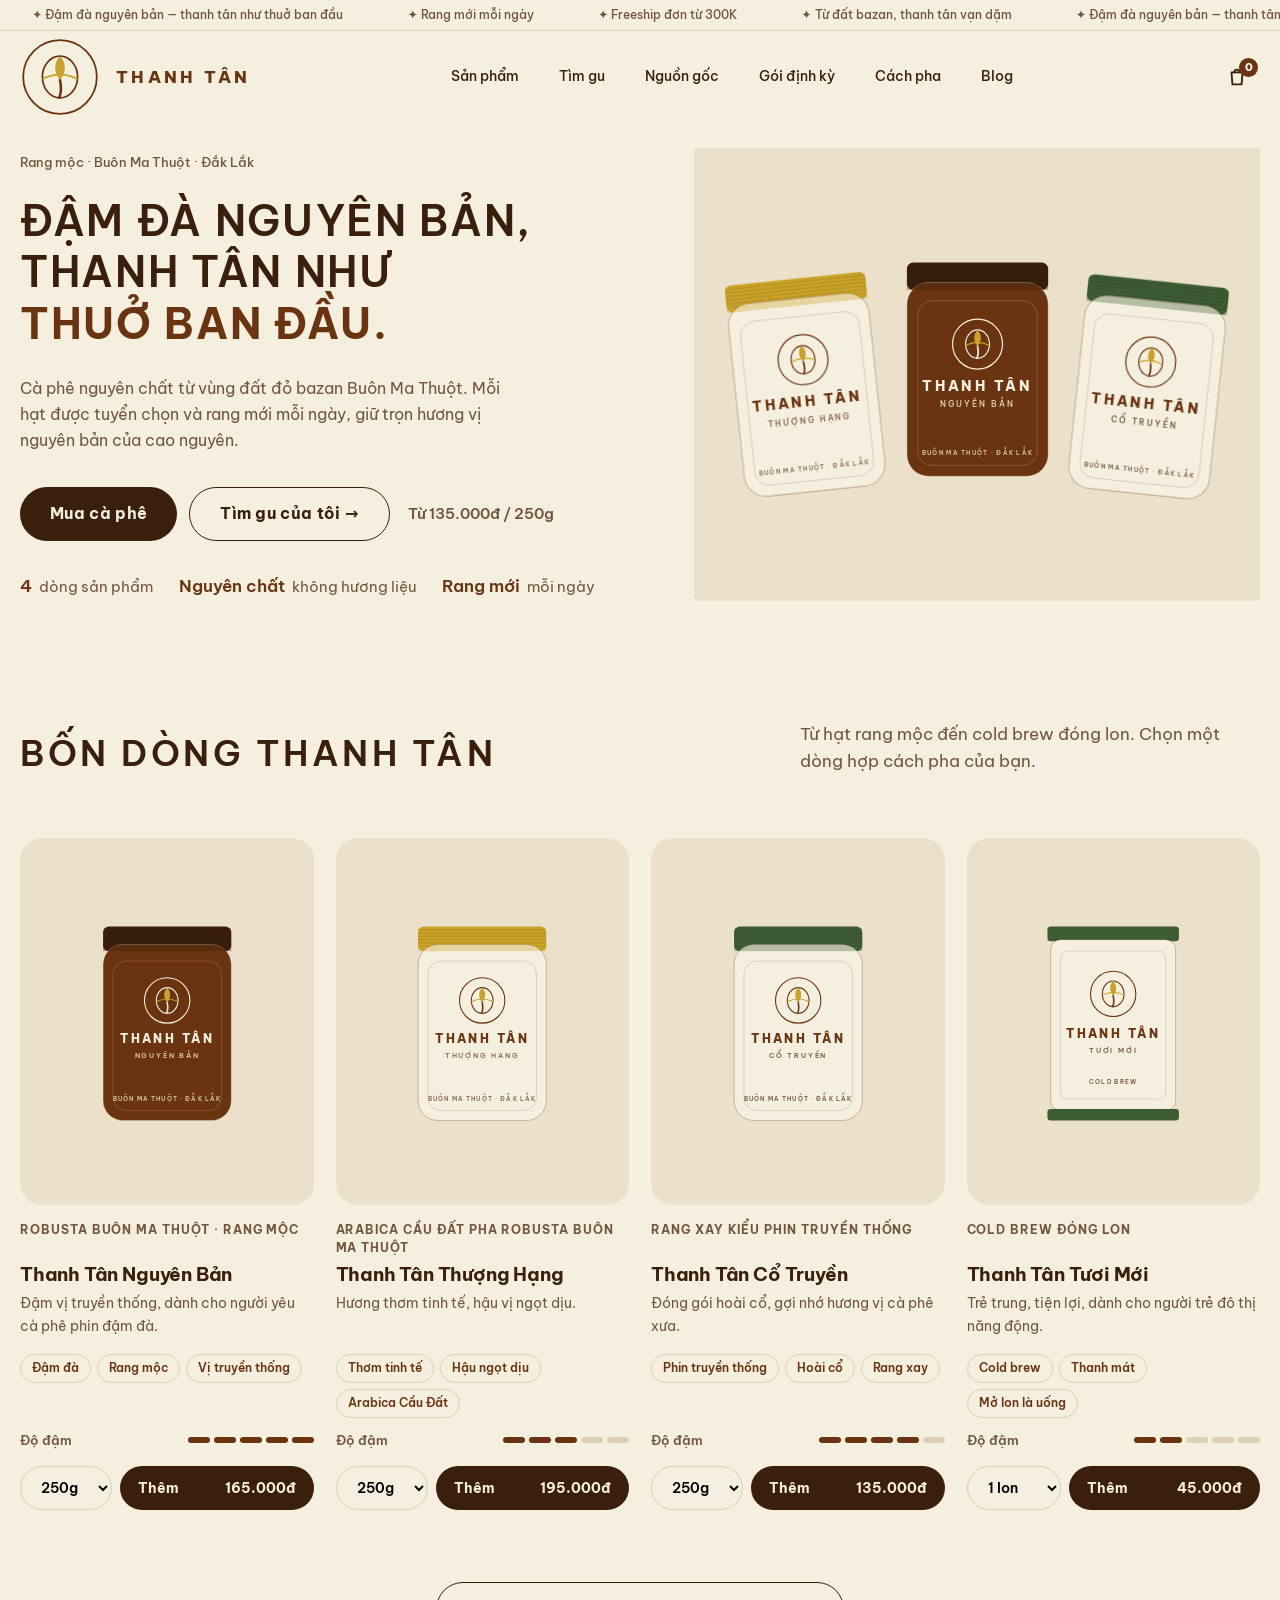
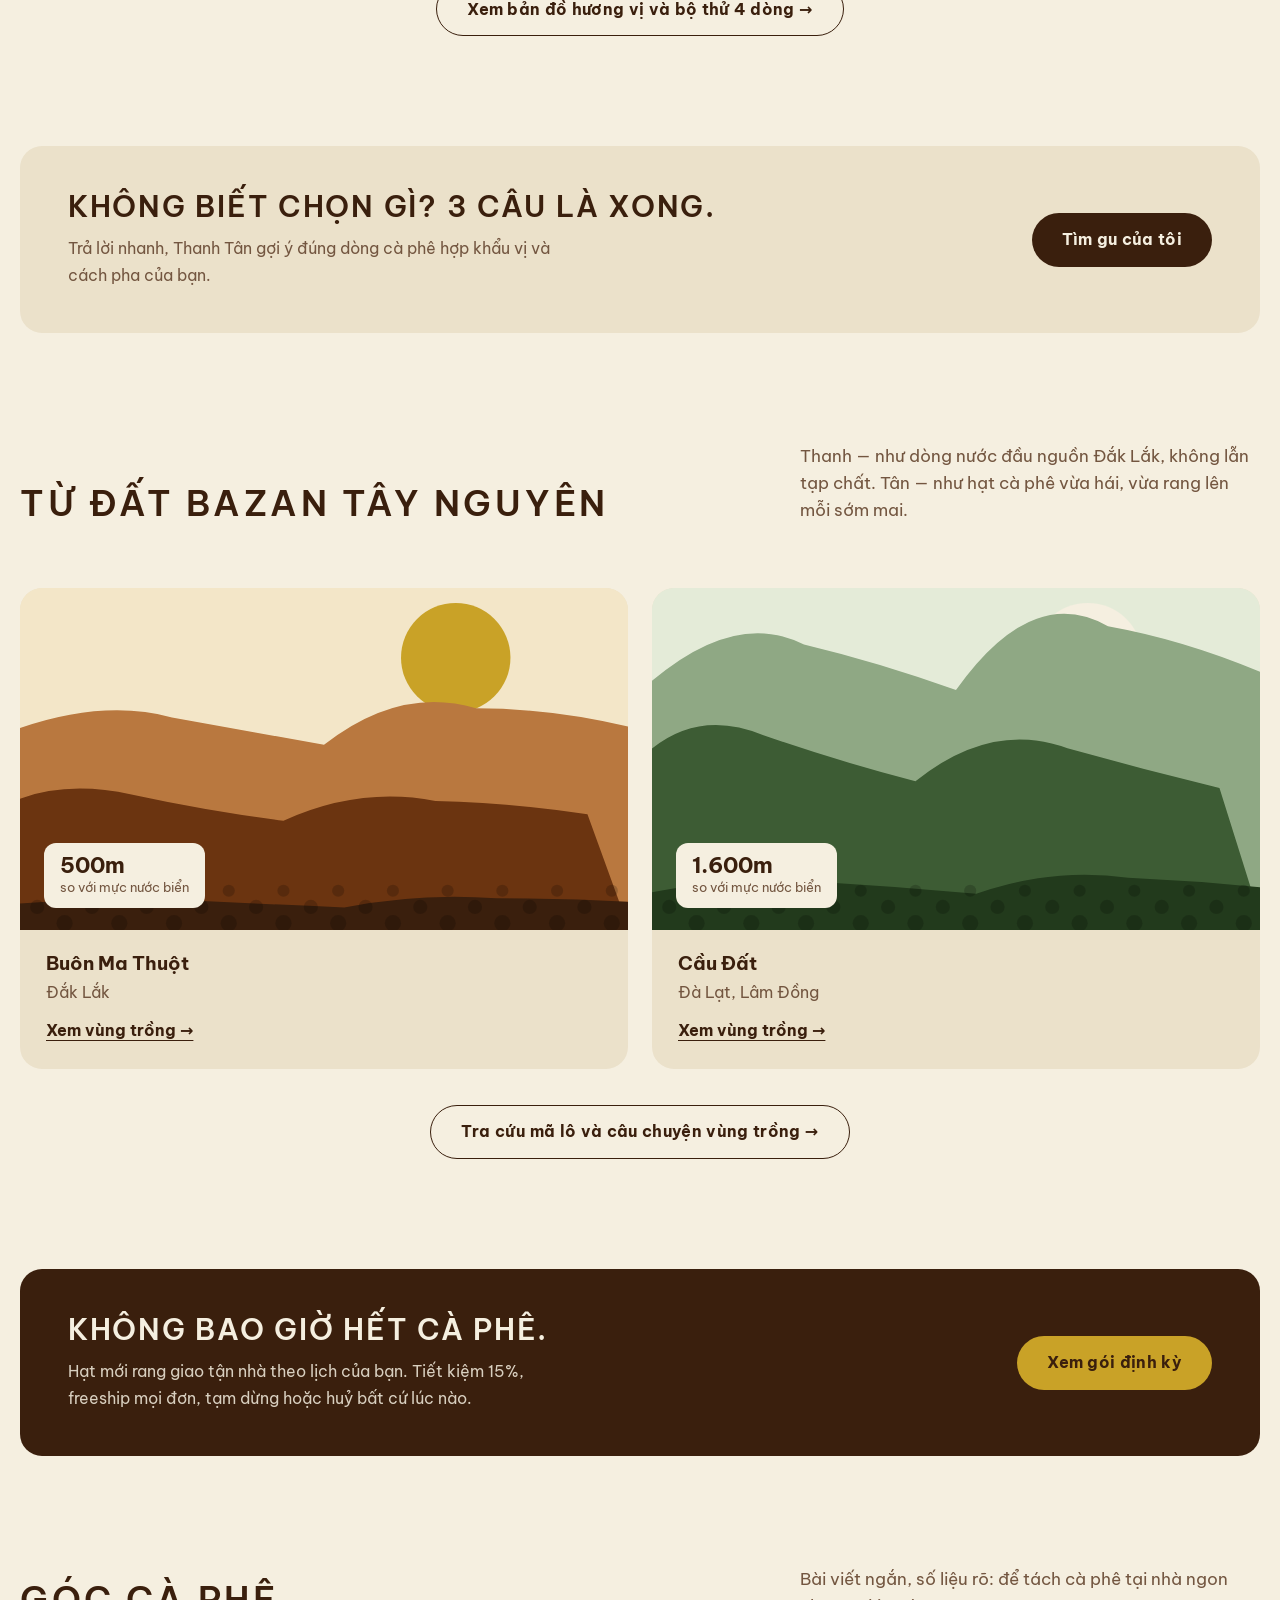
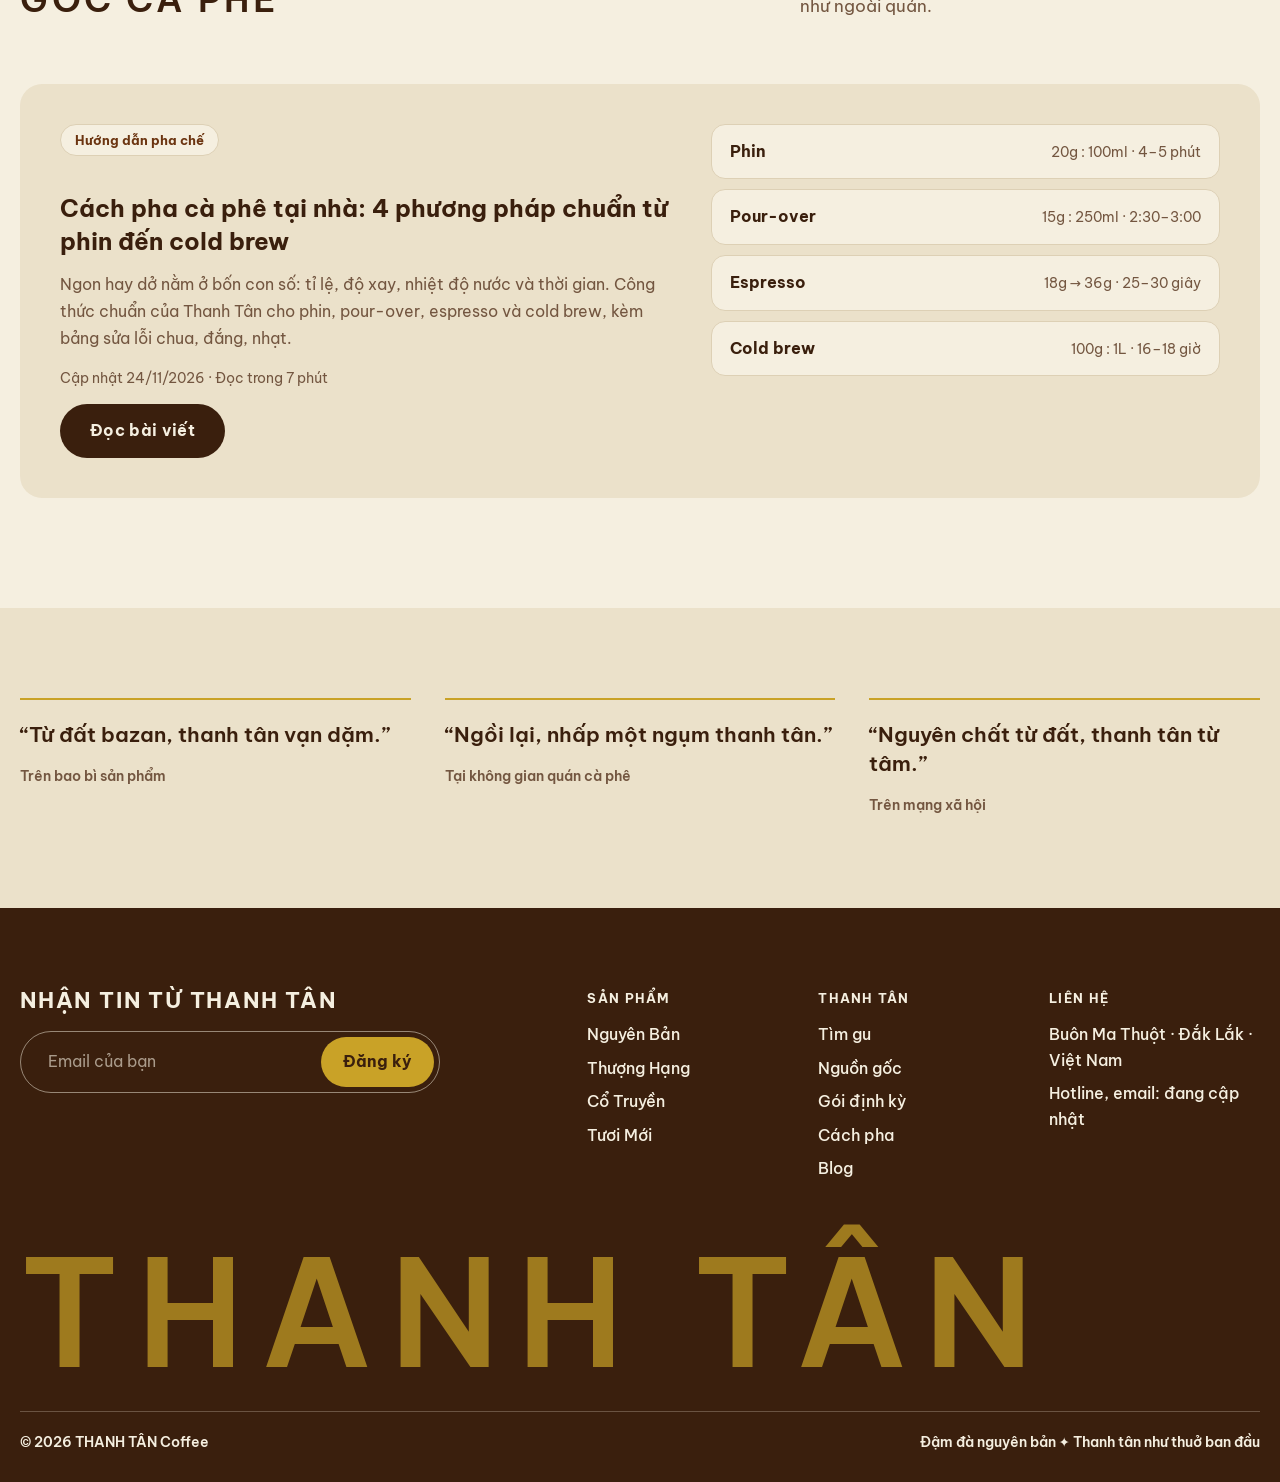
<file: coffee-shop/index.html>
<!DOCTYPE html>
<html lang="vi">
<head>
  <meta charset="UTF-8" />
  <meta name="viewport" content="width=device-width, initial-scale=1.0" />
  <title>THANH TÂN Coffee – Đậm đà nguyên bản, thanh tân như thuở ban đầu</title>
  <meta name="description" content="THANH TÂN Coffee – cà phê nguyên chất từ vùng đất đỏ bazan Buôn Ma Thuột, Đắk Lắk. Rang mới mỗi ngày, giữ trọn hương vị nguyên bản của cao nguyên." />
  <link rel="preconnect" href="https://fonts.googleapis.com" />
  <link rel="preconnect" href="https://fonts.gstatic.com" crossorigin />
  <link href="https://fonts.googleapis.com/css2?family=Be+Vietnam+Pro:wght@400;500;600;700;800&display=swap" rel="stylesheet" />
  <link rel="stylesheet" href="style.css" />
</head>
<body data-page="index">

  <div class="topbar">
    <div class="marquee marquee--small">
      <div class="marquee__track">
        <span>✦ Đậm đà nguyên bản — thanh tân như thuở ban đầu</span><span>✦ Rang mới mỗi ngày</span><span>✦ Freeship đơn từ 300K</span><span>✦ Từ đất bazan, thanh tân vạn dặm</span>
        <span>✦ Đậm đà nguyên bản — thanh tân như thuở ban đầu</span><span>✦ Rang mới mỗi ngày</span><span>✦ Freeship đơn từ 300K</span><span>✦ Từ đất bazan, thanh tân vạn dặm</span>
      </div>
    </div>
  </div>

  <header class="header" id="header">
    <div class="container header__inner">
      <a href="index.html" class="logo" aria-label="THANH TÂN Coffee – Trang chủ">
        <svg viewBox="0 0 100 100" class="logo__mark" aria-hidden="true">
          <circle cx="50" cy="50" r="46" fill="none" stroke="var(--brown)" stroke-width="2.2"/>
          <ellipse cx="50" cy="50" rx="22" ry="26" fill="var(--paper)" stroke="var(--brown)" stroke-width="2.2"/>
          <path d="M50 24C58 32 58 44 50 54C42 44 42 32 50 24Z" fill="var(--gold)"/>
          <path d="M50 54C52 63 51 71 49 76" stroke="var(--brown)" stroke-width="3.2" fill="none" stroke-linecap="round"/>
          <path d="M29 52Q50 42 71 52" stroke="var(--gold)" stroke-width="2.2" fill="none" stroke-linecap="round"/>
        </svg>
        <span>Thanh Tân</span>
      </a>
      <nav class="nav" id="nav" aria-label="Điều hướng chính">
        <a href="san-pham.html">Sản phẩm</a>
        <a href="tim-gu.html">Tìm gu</a>
        <a href="nguon-goc.html">Nguồn gốc</a>
        <a href="goi-dinh-ky.html">Gói định kỳ</a>
        <a href="cach-pha.html">Cách pha</a>
        <a href="blog.html">Blog</a>
      </nav>
      <div class="header__actions">
        <button class="icon-btn cart-btn" id="cartBtn" aria-label="Giỏ hàng">
          <svg viewBox="0 0 24 24" width="22" height="22" fill="none" stroke="currentColor" stroke-width="2" stroke-linecap="round" stroke-linejoin="round"><path d="M6 7h12l-1 13H7L6 7z"/><path d="M9 7a3 3 0 0 1 6 0"/></svg>
          <span class="cart-count" id="cartCount">0</span>
        </button>
        <button class="icon-btn menu-toggle" id="menuToggle" aria-label="Mở menu">
          <svg viewBox="0 0 24 24" width="24" height="24" stroke="currentColor" stroke-width="2.2" stroke-linecap="round"><path d="M4 8h16M4 16h16"/></svg>
        </button>
      </div>
    </div>
  </header>

  <main id="top">
<section class="hero">
      <div class="container hero__inner">
        <div class="hero__text">
          <span class="pill">Rang mộc · Buôn Ma Thuột · Đắk Lắk</span>
          <h1>Đậm đà nguyên bản,<br/>thanh tân như<br/><em>thuở ban đầu.</em></h1>
          <p>Cà phê nguyên chất từ vùng đất đỏ bazan Buôn Ma Thuột. Mỗi hạt được tuyển chọn và rang mới mỗi ngày, giữ trọn hương vị nguyên bản của cao nguyên.</p>
          <div class="hero__cta">
            <a href="san-pham.html" class="btn btn--dark">Mua cà phê</a>
            <a href="tim-gu.html" class="btn btn--line">Tìm gu của tôi →</a>
            <span class="hero__from" id="heroFrom"></span>
          </div>
          <ul class="hero__proof">
            <li><b>4</b> dòng sản phẩm</li>
            <li><b>Nguyên chất</b> không hương liệu</li>
            <li><b>Rang mới</b> mỗi ngày</li>
          </ul>
        </div>
        <div class="hero__art" aria-hidden="true">
          <div class="hero__scene"></div>
          <div class="hero__bags" id="heroBags"></div>
        </div>
      </div>
    </section>

    <section class="section" id="shop">
      <div class="container">
        <div class="section__head">
          <div><h2>Bốn dòng Thanh Tân</h2></div>
          <p class="section__lead">Từ hạt rang mộc đến cold brew đóng lon. Chọn một dòng hợp cách pha của bạn.</p>
        </div>
        <div class="grid" id="productGrid"></div>
        <p class="home-more"><a href="san-pham.html" class="btn btn--line">Xem bản đồ hương vị và bộ thử 4 dòng →</a></p>
      </div>
    </section>

    <section class="section home-cta">
      <div class="container">
        <div class="cta-band">
          <div>
            <h2>Không biết chọn gì? 3 câu là xong.</h2>
            <p>Trả lời nhanh, Thanh Tân gợi ý đúng dòng cà phê hợp khẩu vị và cách pha của bạn.</p>
          </div>
          <a href="tim-gu.html" class="btn btn--dark">Tìm gu của tôi</a>
        </div>
      </div>
    </section>

    <section class="section" id="origins">
      <div class="container">
        <div class="section__head">
          <div><h2>Từ đất bazan Tây Nguyên</h2></div>
          <p class="section__lead">Thanh — như dòng nước đầu nguồn Đắk Lắk, không lẫn tạp chất. Tân — như hạt cà phê vừa hái, vừa rang lên mỗi sớm mai.</p>
        </div>
        <div class="otiles" id="originTiles"></div>
        <p class="home-more"><a href="nguon-goc.html" class="btn btn--line">Tra cứu mã lô và câu chuyện vùng trồng →</a></p>
      </div>
    </section>

    <section class="section home-cta">
      <div class="container">
        <div class="cta-band cta-band--dark">
          <div>
            <h2>Không bao giờ hết cà phê.</h2>
            <p>Hạt mới rang giao tận nhà theo lịch của bạn. Tiết kiệm 15%, freeship mọi đơn, tạm dừng hoặc huỷ bất cứ lúc nào.</p>
          </div>
          <a href="goi-dinh-ky.html" class="btn btn--accent">Xem gói định kỳ</a>
        </div>
      </div>
    </section>

    <section class="section blog-home" id="blog">
      <div class="container">
        <div class="section__head">
          <div><h2>Góc cà phê</h2></div>
          <p class="section__lead">Bài viết ngắn, số liệu rõ: để tách cà phê tại nhà ngon như ngoài quán.</p>
        </div>
        <article class="blog-card">
          <div class="blog-card__main">
            <span class="pill">Hướng dẫn pha chế</span>
            <h3><a href="cach-pha-ca-phe.html">Cách pha cà phê tại nhà: 4 phương pháp chuẩn từ phin đến cold brew</a></h3>
            <p>Ngon hay dở nằm ở bốn con số: tỉ lệ, độ xay, nhiệt độ nước và thời gian. Công thức chuẩn của Thanh Tân cho phin, pour-over, espresso và cold brew, kèm bảng sửa lỗi chua, đắng, nhạt.</p>
            <p class="blog-card__meta">Cập nhật 24/11/2026 · Đọc trong 7 phút</p>
            <a class="btn btn--dark" href="cach-pha-ca-phe.html">Đọc bài viết</a>
          </div>
          <ul class="blog-card__jump" aria-label="Đọc nhanh theo cách pha">
            <li><a href="cach-pha-ca-phe.html#pha-phin"><b>Phin</b><span>20g : 100ml · 4–5 phút</span></a></li>
            <li><a href="cach-pha-ca-phe.html#pour-over"><b>Pour-over</b><span>15g : 250ml · 2:30–3:00</span></a></li>
            <li><a href="cach-pha-ca-phe.html#espresso"><b>Espresso</b><span>18g → 36g · 25–30 giây</span></a></li>
            <li><a href="cach-pha-ca-phe.html#cold-brew"><b>Cold brew</b><span>100g : 1L · 16–18 giờ</span></a></li>
          </ul>
        </article>
      </div>
    </section>

    <section class="section reviews">
      <div class="container">
        <div class="review-row">
          <blockquote><p>“Từ đất bazan, thanh tân vạn dặm.”</p><cite>Trên bao bì sản phẩm</cite></blockquote>
          <blockquote><p>“Ngồi lại, nhấp một ngụm thanh tân.”</p><cite>Tại không gian quán cà phê</cite></blockquote>
          <blockquote><p>“Nguyên chất từ đất, thanh tân từ tâm.”</p><cite>Trên mạng xã hội</cite></blockquote>
        </div>
      </div>
    </section>
  </main>

  <footer class="footer">
    <div class="container">
      <div class="footer__top">
        <div class="footer__news">
          <h3>Nhận tin từ Thanh Tân</h3>
          <form class="news" id="newsForm">
            <input type="email" placeholder="Email của bạn" aria-label="Email" required />
            <button type="submit">Đăng ký</button>
          </form>
        </div>
        <div class="footer__cols">
          <div><h4>Sản phẩm</h4><a href="san-pham.html#p1">Nguyên Bản</a><a href="san-pham.html#p2">Thượng Hạng</a><a href="san-pham.html#p3">Cổ Truyền</a><a href="san-pham.html#p4">Tươi Mới</a></div>
          <div><h4>Thanh Tân</h4><a href="tim-gu.html">Tìm gu</a><a href="nguon-goc.html">Nguồn gốc</a><a href="goi-dinh-ky.html">Gói định kỳ</a><a href="cach-pha.html">Cách pha</a><a href="blog.html">Blog</a></div>
          <div><h4>Liên hệ</h4><span>Buôn Ma Thuột · Đắk Lắk · Việt Nam</span><span>Hotline, email: đang cập nhật</span></div>
        </div>
      </div>
      <div class="footer__word" aria-hidden="true">THANH TÂN</div>
      <div class="footer__bottom"><span>© <span id="year"></span> THANH TÂN Coffee</span><span>Đậm đà nguyên bản ✦ Thanh tân như thuở ban đầu</span></div>
    </div>
  </footer>

  <div class="overlay" id="overlay"></div>
  <aside class="cart" id="cart" aria-label="Giỏ hàng">
    <div class="cart__head"><h3>Giỏ hàng</h3><button class="icon-btn" id="cartClose" aria-label="Đóng">✕</button></div>
    <div class="ship" id="ship"><p id="shipText"></p><div class="ship__bar"><span id="shipBar"></span></div></div>
    <div class="cart__items" id="cartItems"></div>
    <div class="cart__foot">
      <div class="cart__total"><span>Tạm tính</span><b id="cartTotal">0đ</b></div>
      <button class="btn btn--dark btn--block" id="checkoutBtn">Thanh toán</button>
    </div>
  </aside>

  <div class="toast" id="toast" role="status"></div>

  <script src="common.js"></script>
  <script src="app.js"></script>
  <script src="shop.js"></script>
  <script src="home.js"></script>
</body>
</html>
</file>
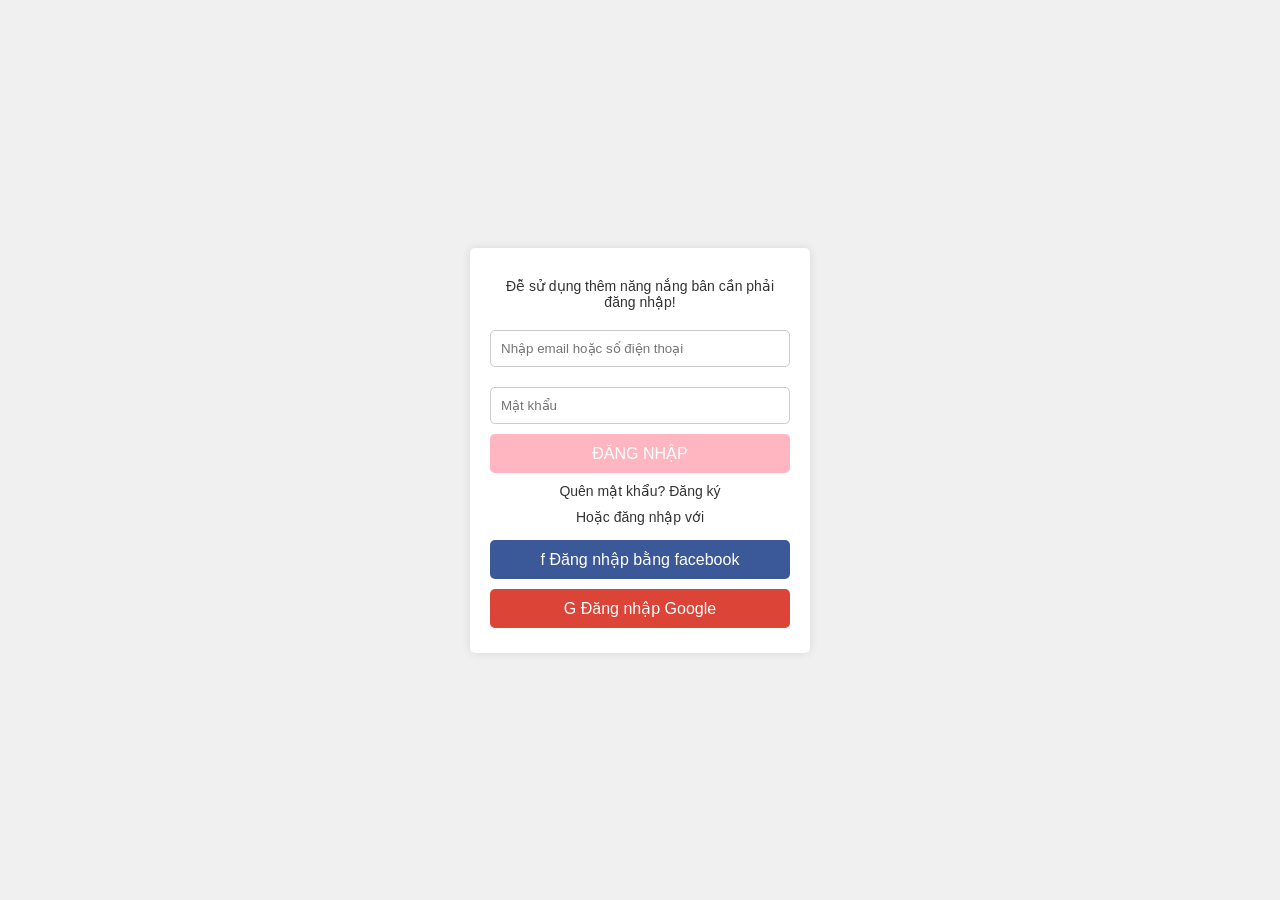
<file: !DOCTYPE.index.html>
<!DOCTYPE html>
<html lang="vi">
<head>
    <meta charset="UTF-8">
    <meta name="viewport" content="width=device-width, initial-scale=1.0">
    <title>Form Đăng Nhập</title>
    <style>
        body {
            font-family: Arial, sans-serif;
            display: flex;
            justify-content: center;
            align-items: center;
            height: 100vh;
            margin: 0;
            background-color: #f0f0f0;
        }
        .login-container {
            background: white;
            padding: 20px;
            border-radius: 5px;
            box-shadow: 0 0 10px rgba(0, 0, 0, 0.1);
            text-align: center;
            width: 300px;
        }
        .login-container p {
            margin: 10px 0;
            font-size: 14px;
            color: #333;
        }
        input {
            width: 100%;
            padding: 10px;
            margin: 10px 0;
            border: 1px solid #ccc;
            border-radius: 5px;
            box-sizing: border-box;
        }
        .login-btn {
            width: 100%;
            padding: 10px;
            background-color: #ffb6c1; /* Màu hồng nhạt */
            border: none;
            border-radius: 5px;
            color: white;
            font-size: 16px;
            cursor: pointer;
        }
        .login-btn:hover {
            background-color: #ff8c94; /* Màu hồng đậm hơn khi hover */
        }
        .social-btn {
            width: 100%;
            padding: 10px;
            margin: 5px 0;
            border: none;
            border-radius: 5px;
            color: white;
            font-size: 16px;
            cursor: pointer;
        }
        .facebook {
            background-color: #3b5998; /* Màu xanh Facebook */
        }
        .facebook:hover {
            background-color: #2d4373; /* Màu xanh đậm hơn khi hover */
        }
        .google {
            background-color: #db4437; /* Màu đỏ Google */
        }
        .google:hover {
            background-color: #a83125; /* Màu đỏ đậm hơn khi hover */
        }
    </style>
</head>
<body>
    <div class="login-container">
        <p>Đễ sử dụng thêm năng nắng bân cần phải đăng nhập!</p>
        <form>
            <input type="email" placeholder="Nhập email hoặc số điện thoại" required>
            <input type="password" placeholder="Mật khẩu" required>
            <button type="submit" class="login-btn">ĐĂNG NHẬP</button>
        </form>
        <p>Quên mật khẩu? Đăng ký</p>
        <p>Hoặc đăng nhập với</p>
        <button class="social-btn facebook">f Đăng nhập bằng facebook</button>
        <button class="social-btn google">G Đăng nhập Google</button>
    </div>
</body>
</html>
</file>
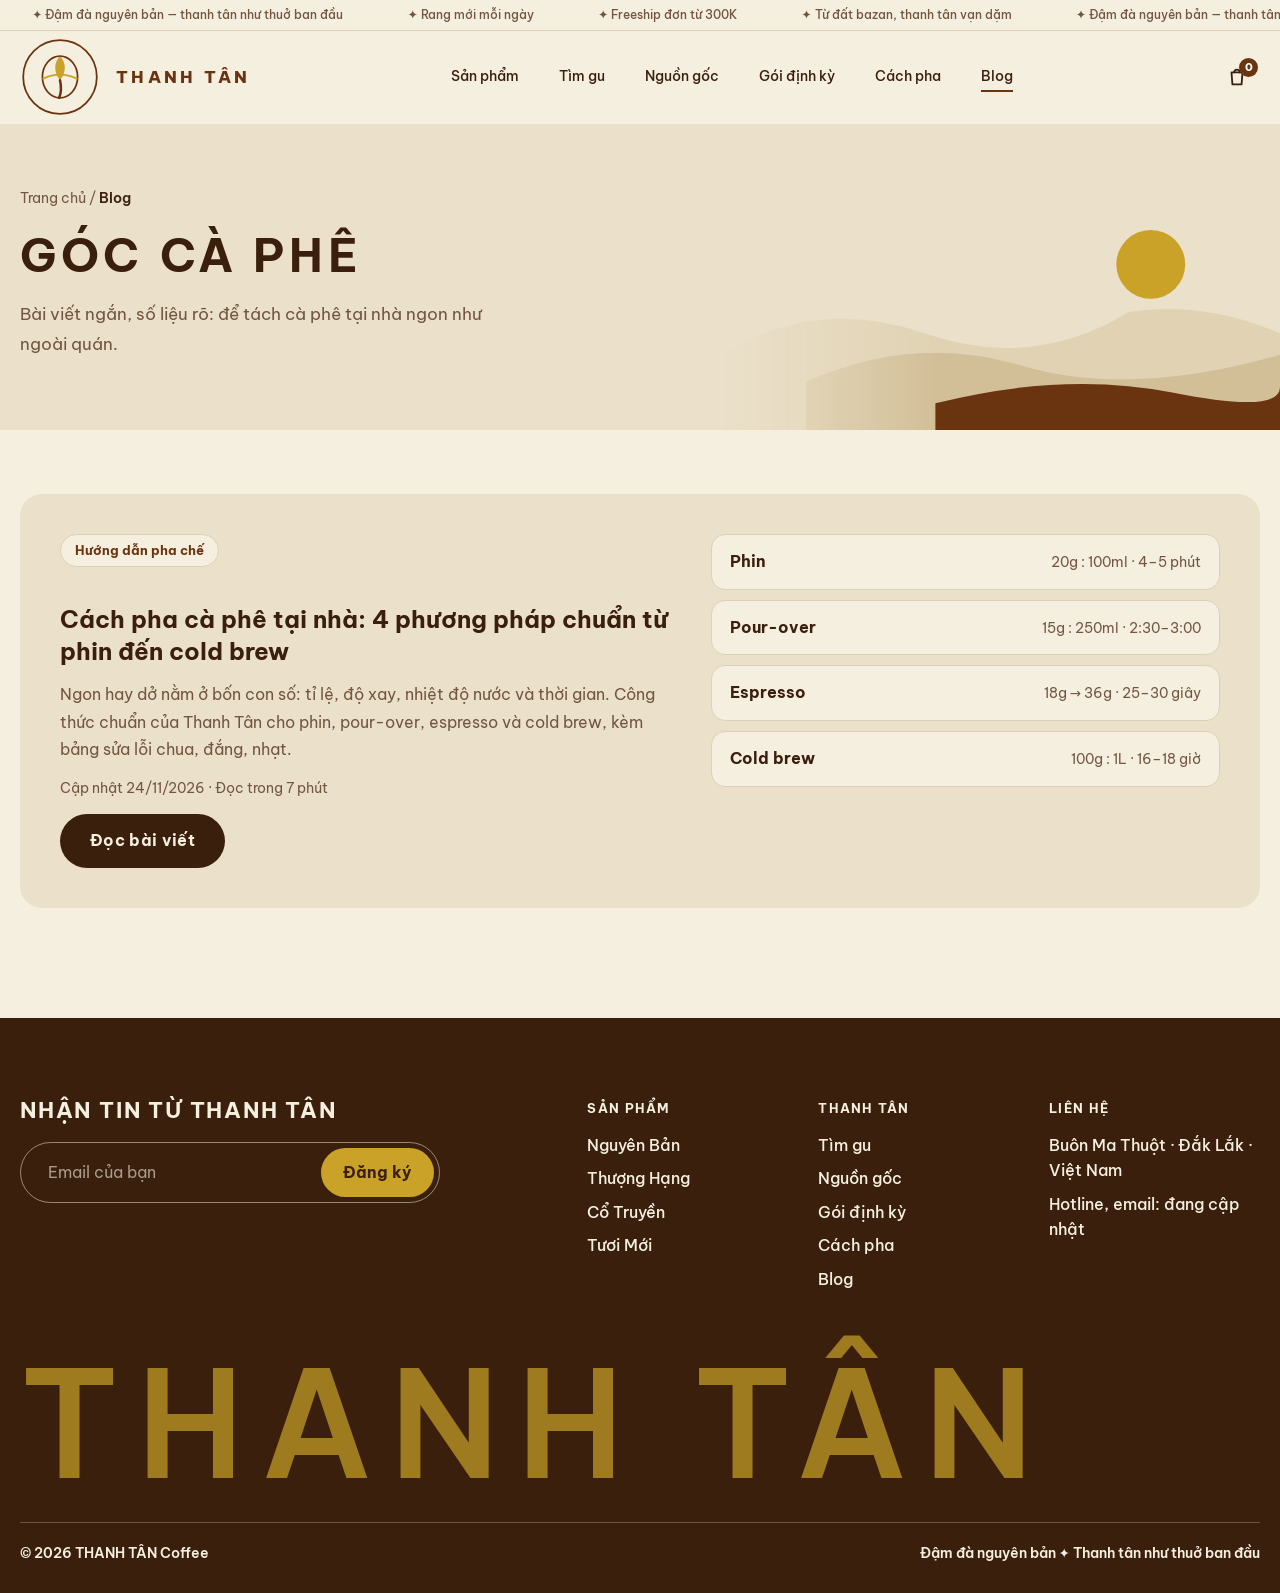
<file: coffee-shop/blog.html>
<!DOCTYPE html>
<html lang="vi">
<head>
  <meta charset="UTF-8" />
  <meta name="viewport" content="width=device-width, initial-scale=1.0" />
  <title>Blog cà phê Thanh Tân: hướng dẫn pha chế và kiến thức cà phê</title>
  <meta name="description" content="Bài viết về cà phê từ Thanh Tân: cách pha phin, pour-over, espresso, cold brew và cách sửa lỗi chua, đắng, nhạt." />
  <link rel="preconnect" href="https://fonts.googleapis.com" />
  <link rel="preconnect" href="https://fonts.gstatic.com" crossorigin />
  <link href="https://fonts.googleapis.com/css2?family=Be+Vietnam+Pro:wght@400;500;600;700;800&display=swap" rel="stylesheet" />
  <link rel="stylesheet" href="style.css" />
</head>
<body data-page="blog">

  <div class="topbar">
    <div class="marquee marquee--small">
      <div class="marquee__track">
        <span>✦ Đậm đà nguyên bản — thanh tân như thuở ban đầu</span><span>✦ Rang mới mỗi ngày</span><span>✦ Freeship đơn từ 300K</span><span>✦ Từ đất bazan, thanh tân vạn dặm</span>
        <span>✦ Đậm đà nguyên bản — thanh tân như thuở ban đầu</span><span>✦ Rang mới mỗi ngày</span><span>✦ Freeship đơn từ 300K</span><span>✦ Từ đất bazan, thanh tân vạn dặm</span>
      </div>
    </div>
  </div>

  <header class="header" id="header">
    <div class="container header__inner">
      <a href="index.html" class="logo" aria-label="THANH TÂN Coffee – Trang chủ">
        <svg viewBox="0 0 100 100" class="logo__mark" aria-hidden="true">
          <circle cx="50" cy="50" r="46" fill="none" stroke="var(--brown)" stroke-width="2.2"/>
          <ellipse cx="50" cy="50" rx="22" ry="26" fill="var(--paper)" stroke="var(--brown)" stroke-width="2.2"/>
          <path d="M50 24C58 32 58 44 50 54C42 44 42 32 50 24Z" fill="var(--gold)"/>
          <path d="M50 54C52 63 51 71 49 76" stroke="var(--brown)" stroke-width="3.2" fill="none" stroke-linecap="round"/>
          <path d="M29 52Q50 42 71 52" stroke="var(--gold)" stroke-width="2.2" fill="none" stroke-linecap="round"/>
        </svg>
        <span>Thanh Tân</span>
      </a>
      <nav class="nav" id="nav" aria-label="Điều hướng chính">
        <a href="san-pham.html">Sản phẩm</a>
        <a href="tim-gu.html">Tìm gu</a>
        <a href="nguon-goc.html">Nguồn gốc</a>
        <a href="goi-dinh-ky.html">Gói định kỳ</a>
        <a href="cach-pha.html">Cách pha</a>
        <a href="blog.html" class="active" aria-current="page">Blog</a>
      </nav>
      <div class="header__actions">
        <button class="icon-btn cart-btn" id="cartBtn" aria-label="Giỏ hàng">
          <svg viewBox="0 0 24 24" width="22" height="22" fill="none" stroke="currentColor" stroke-width="2" stroke-linecap="round" stroke-linejoin="round"><path d="M6 7h12l-1 13H7L6 7z"/><path d="M9 7a3 3 0 0 1 6 0"/></svg>
          <span class="cart-count" id="cartCount">0</span>
        </button>
        <button class="icon-btn menu-toggle" id="menuToggle" aria-label="Mở menu">
          <svg viewBox="0 0 24 24" width="24" height="24" stroke="currentColor" stroke-width="2.2" stroke-linecap="round"><path d="M4 8h16M4 16h16"/></svg>
        </button>
      </div>
    </div>
  </header>

  <main id="top">

    <section class="page-banner">
      <div class="container">
        <nav class="crumbs" aria-label="Điều hướng phụ"><a href="index.html">Trang chủ</a> / <span>Blog</span></nav>
        <h1>Góc cà phê</h1>
        <p>Bài viết ngắn, số liệu rõ: để tách cà phê tại nhà ngon như ngoài quán.</p>
      </div>
      <svg class="page-banner__art" viewBox="0 0 520 220" preserveAspectRatio="xMaxYMax meet" aria-hidden="true">
      <circle cx="400" cy="66" r="32" fill="#C9A227"/>
      <path d="M0 220V150Q90 95 190 130T380 110Q450 100 520 130V220Z" fill="#E0D2B3"/>
      <path d="M80 220V175Q180 130 280 160T520 150V220Z" fill="#D2BF98"/>
      <path d="M200 220V195Q320 165 420 185T520 180V220Z" fill="#6B3410"/>
    </svg>
    </section>
<section class="section blog-home" id="blog">
      <div class="container">
        <article class="blog-card">
          <div class="blog-card__main">
            <span class="pill">Hướng dẫn pha chế</span>
            <h3><a href="cach-pha-ca-phe.html">Cách pha cà phê tại nhà: 4 phương pháp chuẩn từ phin đến cold brew</a></h3>
            <p>Ngon hay dở nằm ở bốn con số: tỉ lệ, độ xay, nhiệt độ nước và thời gian. Công thức chuẩn của Thanh Tân cho phin, pour-over, espresso và cold brew, kèm bảng sửa lỗi chua, đắng, nhạt.</p>
            <p class="blog-card__meta">Cập nhật 24/11/2026 · Đọc trong 7 phút</p>
            <a class="btn btn--dark" href="cach-pha-ca-phe.html">Đọc bài viết</a>
          </div>
          <ul class="blog-card__jump" aria-label="Đọc nhanh theo cách pha">
            <li><a href="cach-pha-ca-phe.html#pha-phin"><b>Phin</b><span>20g : 100ml · 4–5 phút</span></a></li>
            <li><a href="cach-pha-ca-phe.html#pour-over"><b>Pour-over</b><span>15g : 250ml · 2:30–3:00</span></a></li>
            <li><a href="cach-pha-ca-phe.html#espresso"><b>Espresso</b><span>18g → 36g · 25–30 giây</span></a></li>
            <li><a href="cach-pha-ca-phe.html#cold-brew"><b>Cold brew</b><span>100g : 1L · 16–18 giờ</span></a></li>
          </ul>
        </article>
      </div>
    </section>
  </main>

  <footer class="footer">
    <div class="container">
      <div class="footer__top">
        <div class="footer__news">
          <h3>Nhận tin từ Thanh Tân</h3>
          <form class="news" id="newsForm">
            <input type="email" placeholder="Email của bạn" aria-label="Email" required />
            <button type="submit">Đăng ký</button>
          </form>
        </div>
        <div class="footer__cols">
          <div><h4>Sản phẩm</h4><a href="san-pham.html#p1">Nguyên Bản</a><a href="san-pham.html#p2">Thượng Hạng</a><a href="san-pham.html#p3">Cổ Truyền</a><a href="san-pham.html#p4">Tươi Mới</a></div>
          <div><h4>Thanh Tân</h4><a href="tim-gu.html">Tìm gu</a><a href="nguon-goc.html">Nguồn gốc</a><a href="goi-dinh-ky.html">Gói định kỳ</a><a href="cach-pha.html">Cách pha</a><a href="blog.html">Blog</a></div>
          <div><h4>Liên hệ</h4><span>Buôn Ma Thuột · Đắk Lắk · Việt Nam</span><span>Hotline, email: đang cập nhật</span></div>
        </div>
      </div>
      <div class="footer__word" aria-hidden="true">THANH TÂN</div>
      <div class="footer__bottom"><span>© <span id="year"></span> THANH TÂN Coffee</span><span>Đậm đà nguyên bản ✦ Thanh tân như thuở ban đầu</span></div>
    </div>
  </footer>

  <div class="overlay" id="overlay"></div>
  <aside class="cart" id="cart" aria-label="Giỏ hàng">
    <div class="cart__head"><h3>Giỏ hàng</h3><button class="icon-btn" id="cartClose" aria-label="Đóng">✕</button></div>
    <div class="ship" id="ship"><p id="shipText"></p><div class="ship__bar"><span id="shipBar"></span></div></div>
    <div class="cart__items" id="cartItems"></div>
    <div class="cart__foot">
      <div class="cart__total"><span>Tạm tính</span><b id="cartTotal">0đ</b></div>
      <button class="btn btn--dark btn--block" id="checkoutBtn">Thanh toán</button>
    </div>
  </aside>

  <div class="toast" id="toast" role="status"></div>

  <script src="common.js"></script>
  <script src="app.js"></script>
</body>
</html>
</file>
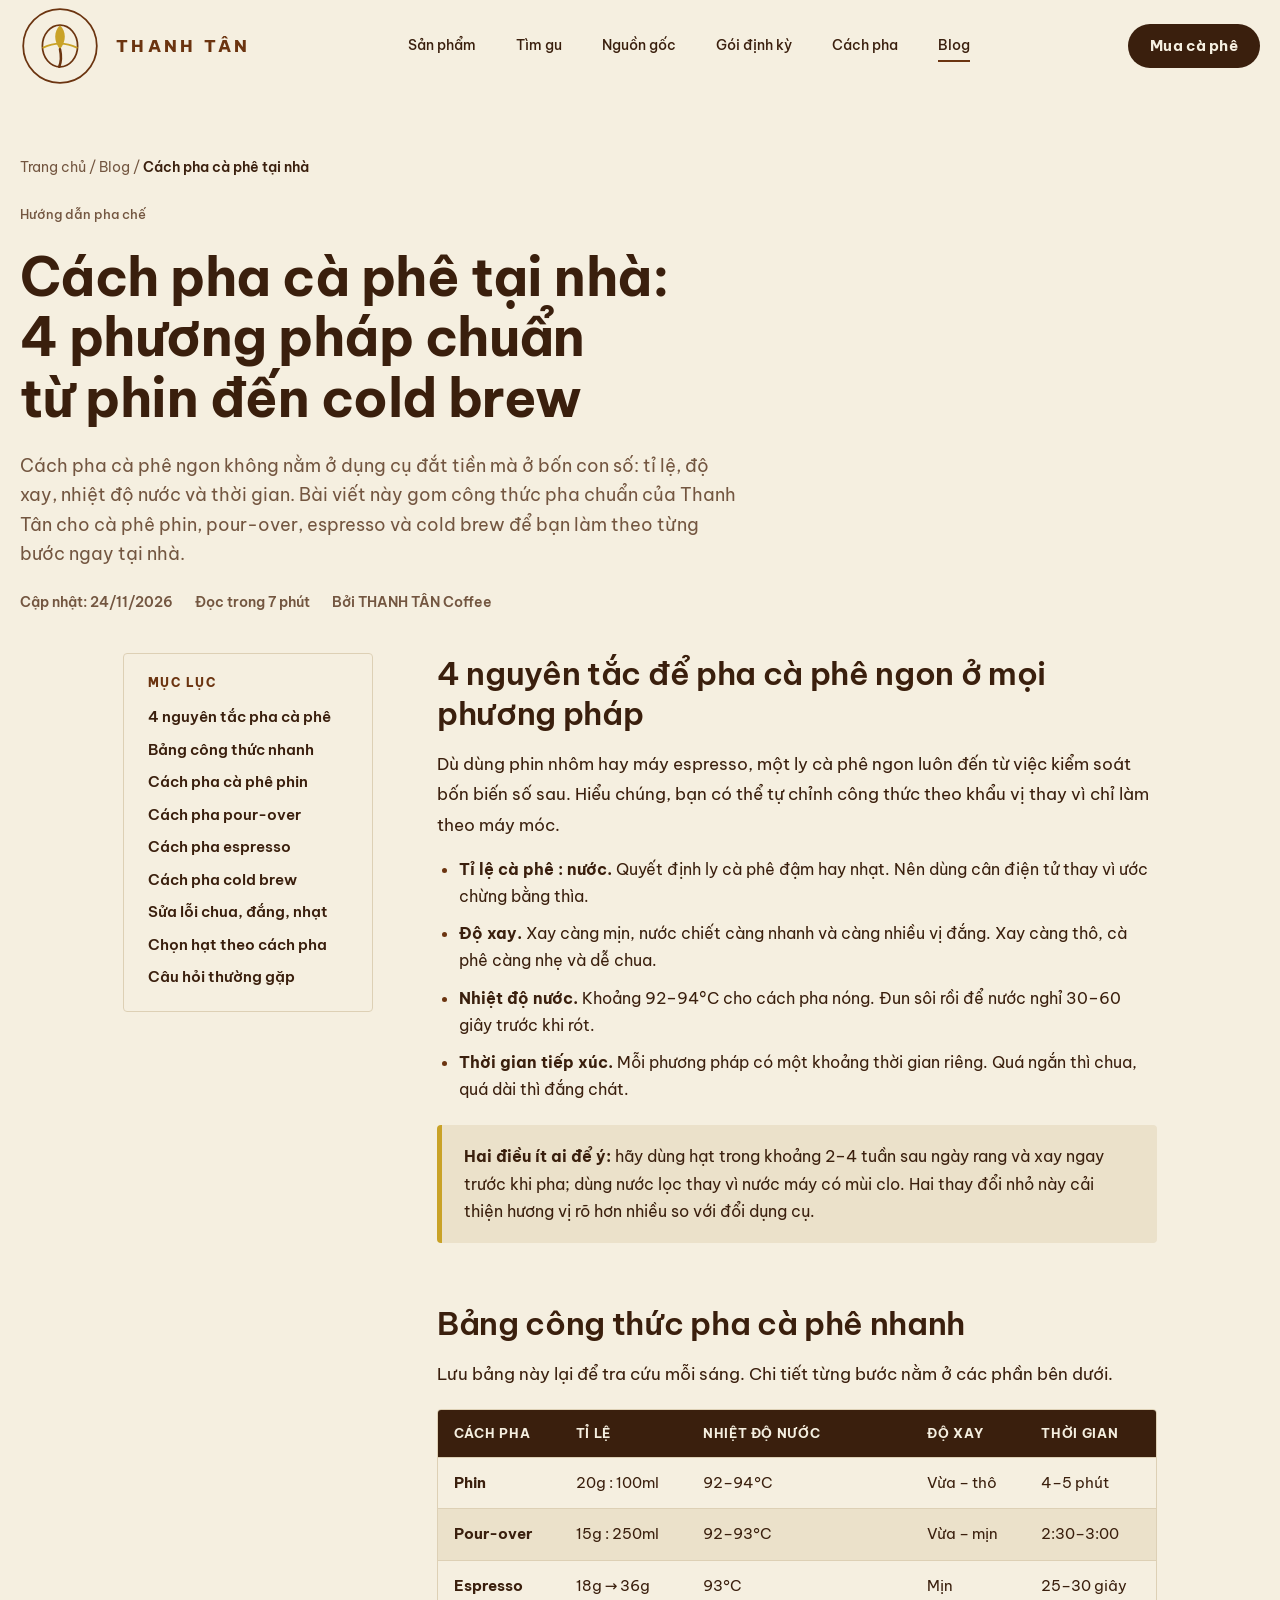
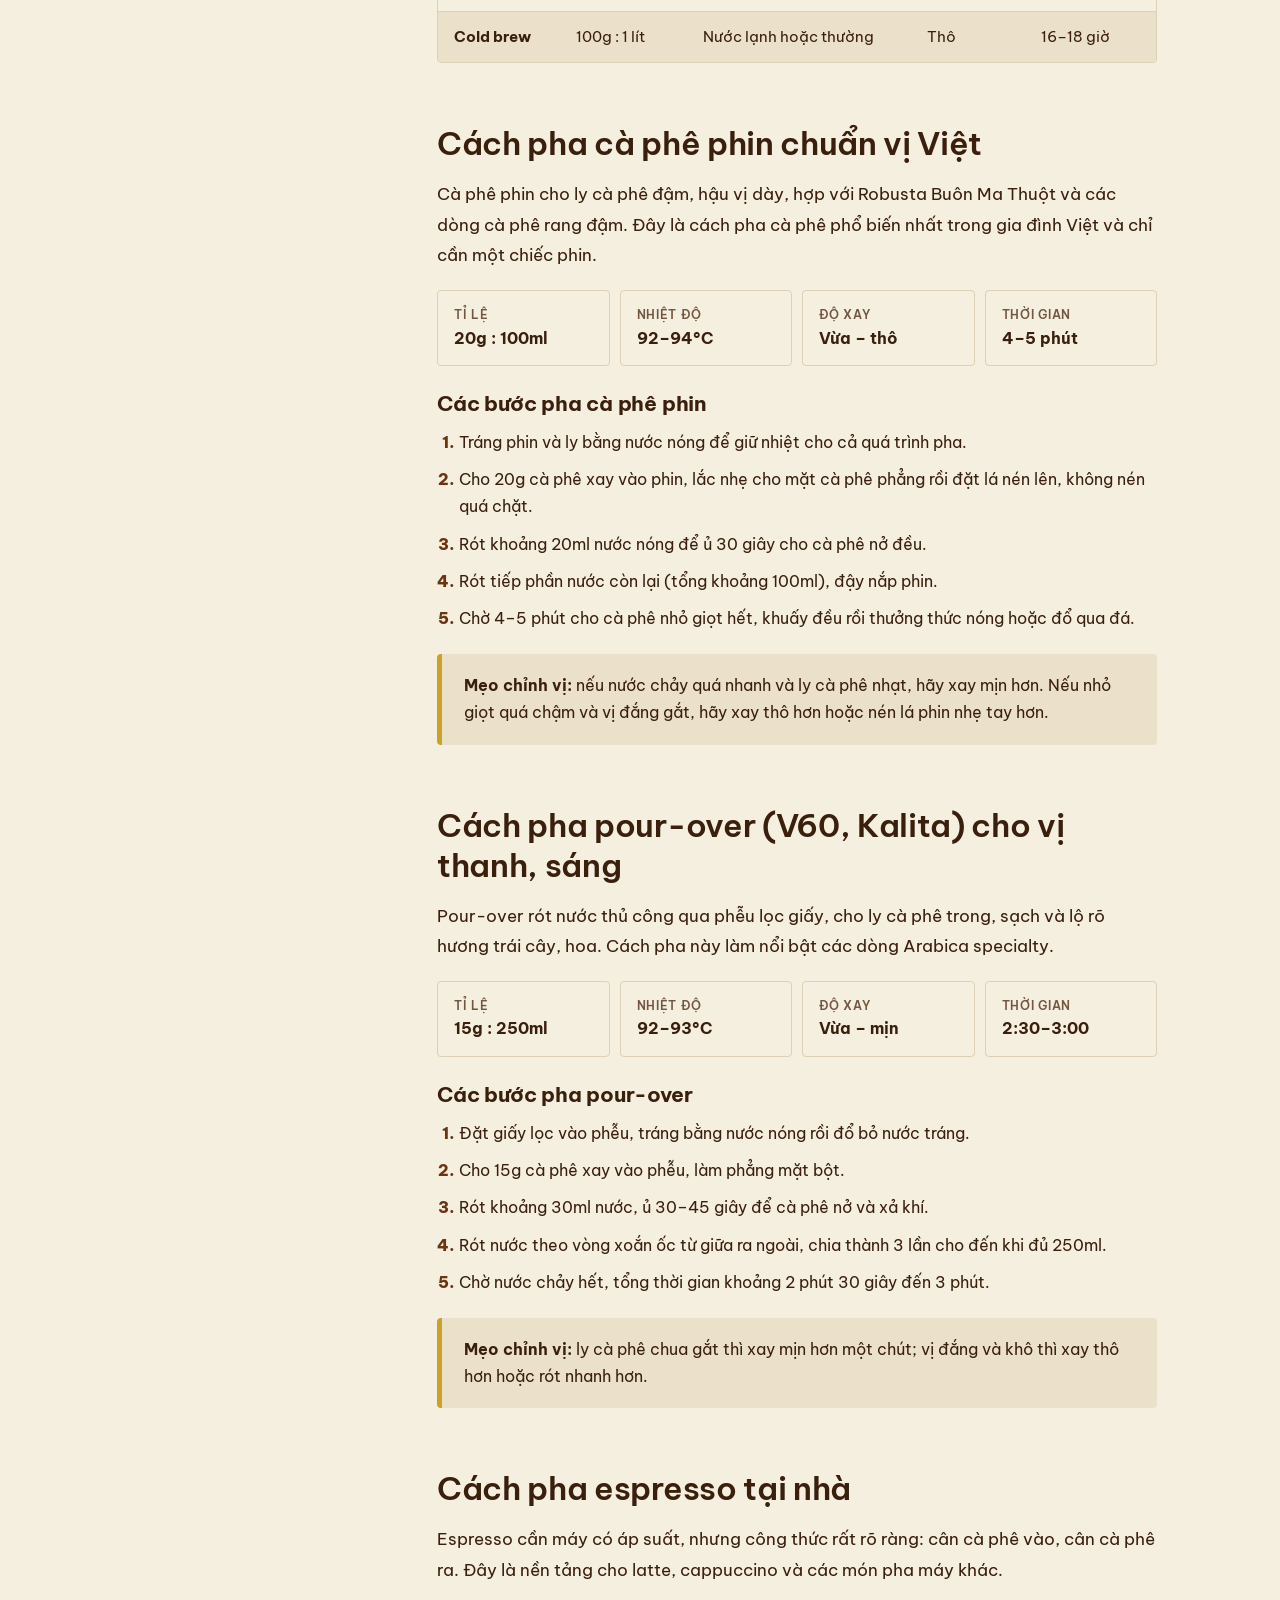
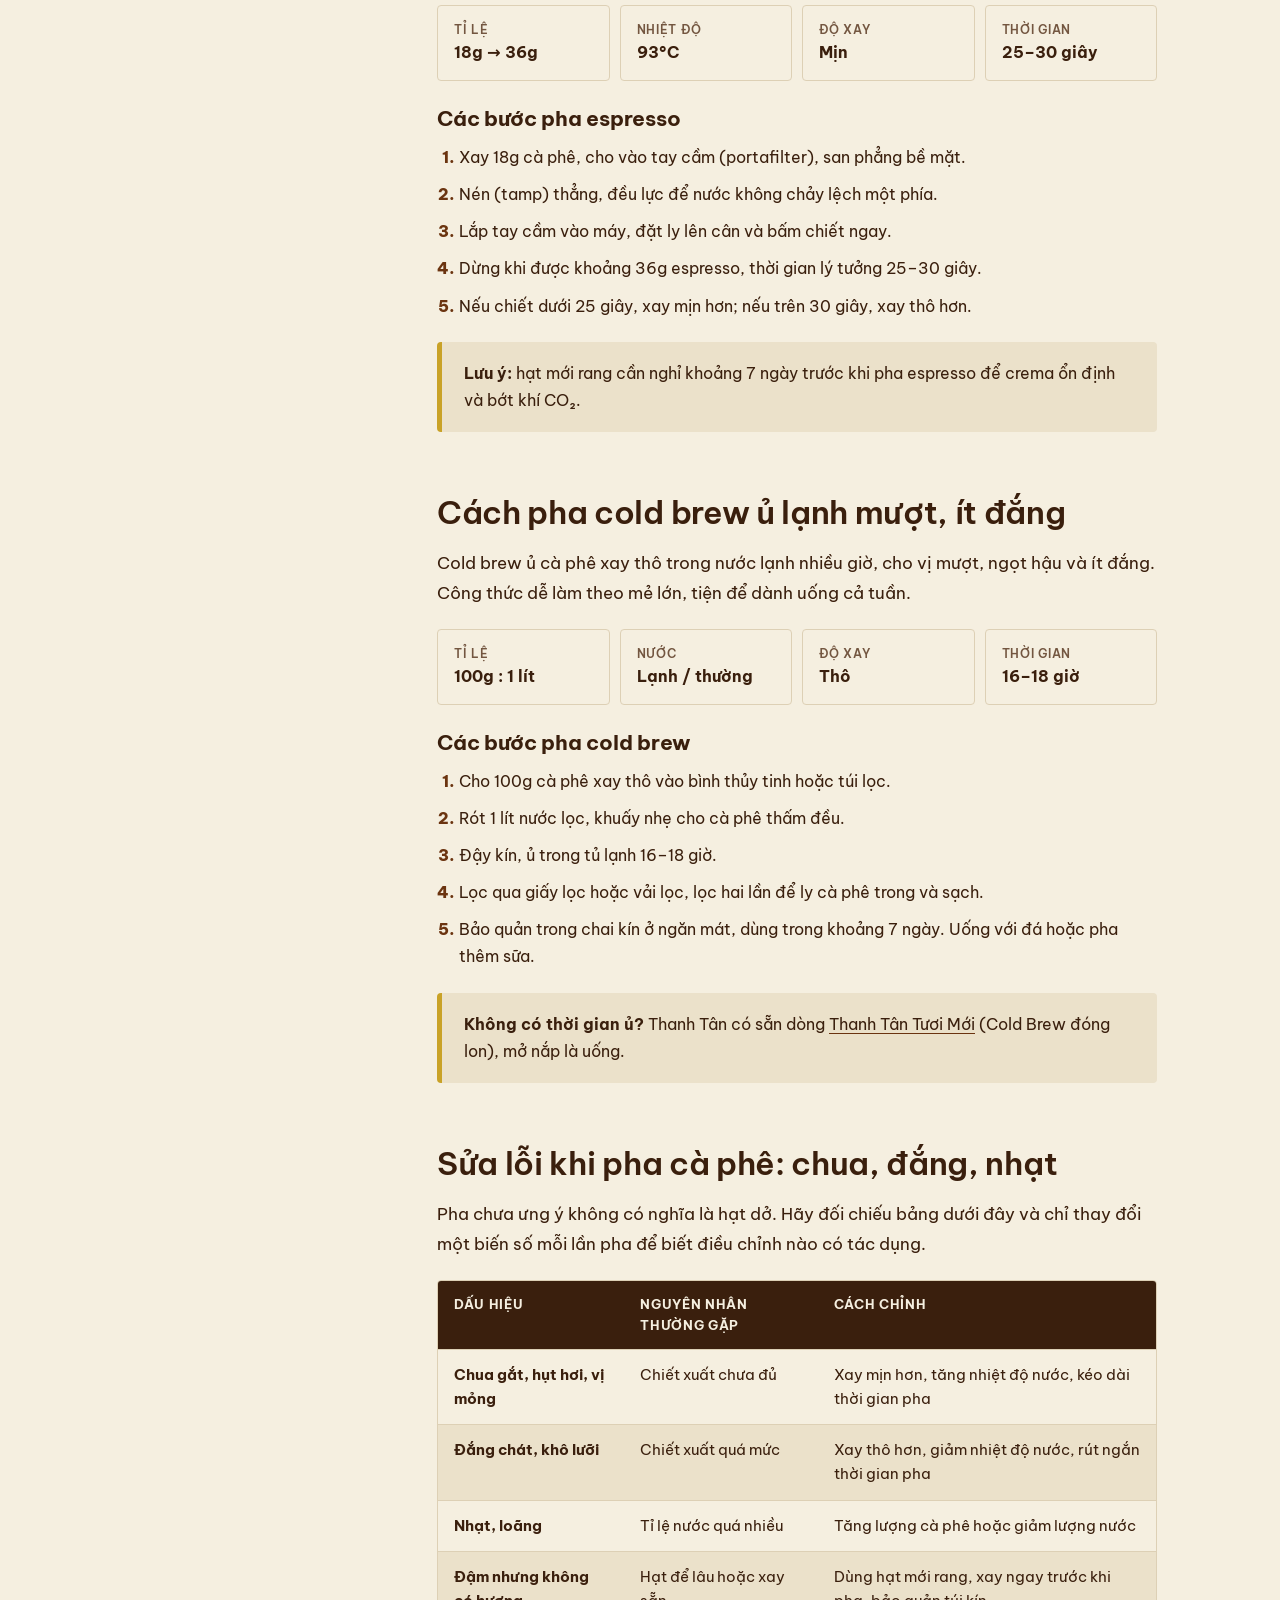
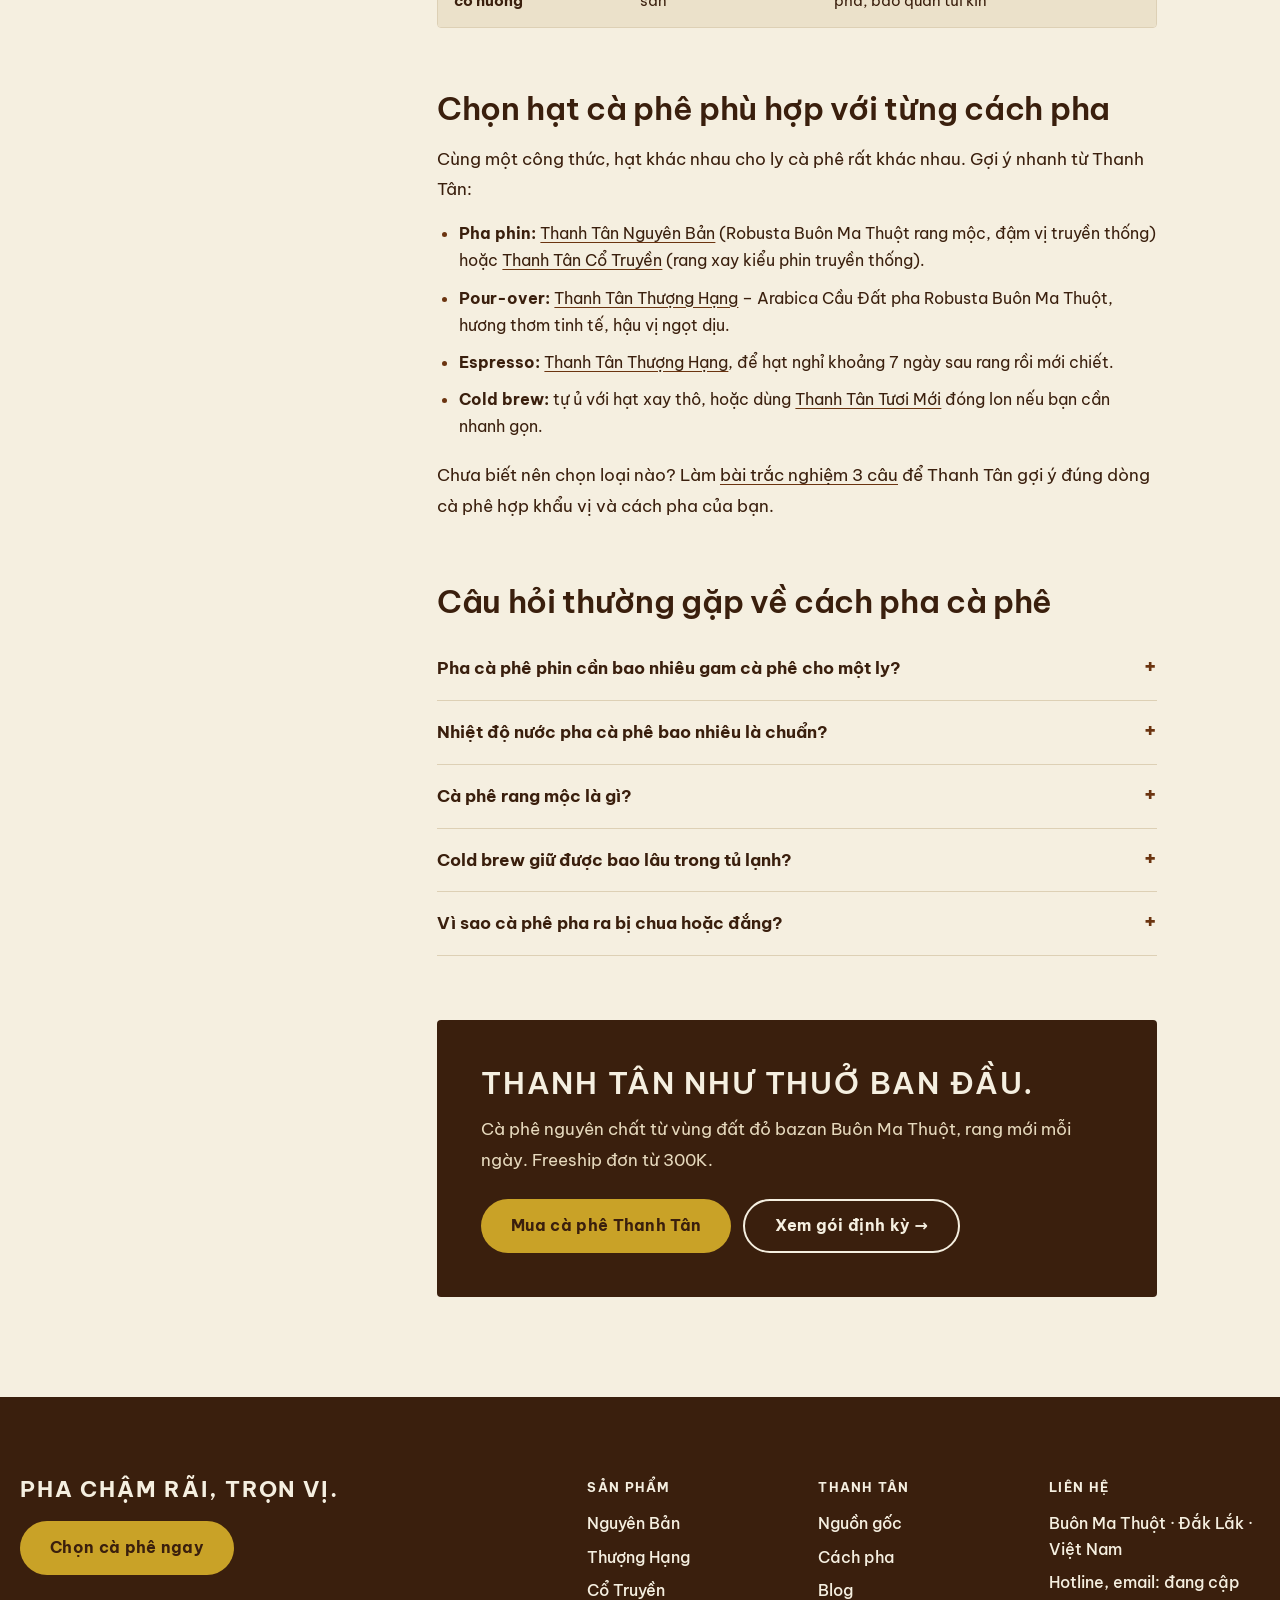
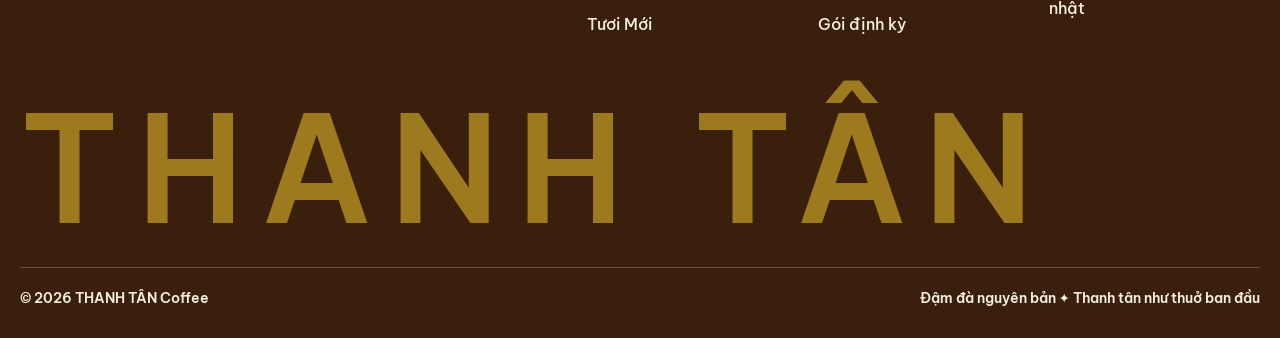
<file: coffee-shop/cach-pha-ca-phe.html>
<!DOCTYPE html>
<html lang="vi">
<head>
  <meta charset="UTF-8" />
  <meta name="viewport" content="width=device-width, initial-scale=1.0" />
  <title>Cách pha cà phê tại nhà: Phin, Pour-over, Espresso, Cold brew | THANH TÂN Coffee</title>
  <meta name="description" content="Hướng dẫn cách pha cà phê tại nhà chuẩn barista: tỉ lệ, nhiệt độ nước, độ xay, thời gian cho phin, pour-over, espresso và cold brew. Kèm bảng sửa lỗi chua, đắng, nhạt." />
  <meta name="robots" content="index, follow, max-image-preview:large" />
  <meta property="og:type" content="article" />
  <meta property="og:locale" content="vi_VN" />
  <meta property="og:site_name" content="THANH TÂN Coffee" />
  <meta property="og:title" content="Cách pha cà phê tại nhà: Phin, Pour-over, Espresso, Cold brew" />
  <meta property="og:description" content="Tỉ lệ, nhiệt độ, độ xay và thời gian chuẩn cho 4 cách pha cà phê phổ biến. Làm theo từng bước, pha ngon ngay từ ly đầu tiên." />
  <link rel="preconnect" href="https://fonts.googleapis.com" />
  <link rel="preconnect" href="https://fonts.gstatic.com" crossorigin />
  <link href="https://fonts.googleapis.com/css2?family=Be+Vietnam+Pro:wght@400;500;600;700;800&family=Fraunces:opsz,wght@9..144,500;9..144,700;9..144,900&display=swap" rel="stylesheet" />
  <link rel="stylesheet" href="style.css" />

  <script type="application/ld+json">
  {
    "@context": "https://schema.org",
    "@graph": [
      {
        "@type": "Article",
        "headline": "Cách pha cà phê tại nhà: Phin, Pour-over, Espresso, Cold brew",
        "description": "Hướng dẫn cách pha cà phê tại nhà với tỉ lệ, nhiệt độ nước, độ xay và thời gian chuẩn cho phin, pour-over, espresso và cold brew.",
        "inLanguage": "vi-VN",
        "datePublished": "2026-11-24",
        "dateModified": "2026-11-24",
        "author": { "@type": "Organization", "name": "THANH TÂN Coffee" },
        "publisher": { "@type": "Organization", "name": "THANH TÂN Coffee" },
        "mainEntityOfPage": "cach-pha-ca-phe.html"
      },
      {
        "@type": "BreadcrumbList",
        "itemListElement": [
          { "@type": "ListItem", "position": 1, "name": "Trang chủ", "item": "index.html" },
          { "@type": "ListItem", "position": 2, "name": "Blog", "item": "cach-pha.html" },
          { "@type": "ListItem", "position": 3, "name": "Cách pha cà phê tại nhà" }
        ]
      },
      {
        "@type": "FAQPage",
        "mainEntity": [
          {
            "@type": "Question",
            "name": "Pha cà phê phin cần bao nhiêu gam cà phê cho một ly?",
            "acceptedAnswer": { "@type": "Answer", "text": "Khoảng 20g cà phê xay cho 100ml nước nóng 92–94°C. Ủ 20ml nước trong 30 giây rồi rót đủ lượng còn lại, thời gian nhỏ giọt khoảng 4–5 phút." }
          },
          {
            "@type": "Question",
            "name": "Nhiệt độ nước pha cà phê bao nhiêu là chuẩn?",
            "acceptedAnswer": { "@type": "Answer", "text": "Nhiệt độ phù hợp cho hầu hết cách pha nóng là 92–94°C. Đun sôi rồi để nước nghỉ khoảng 30–60 giây trước khi pha để tránh làm cà phê bị đắng chát." }
          },
          {
            "@type": "Question",
            "name": "Cà phê rang mộc là gì?",
            "acceptedAnswer": { "@type": "Answer", "text": "Cà phê rang mộc là cà phê nguyên chất, chỉ rang từ hạt cà phê, không ướp bơ, hương liệu hay phụ gia tạo mùi. Hương vị đến hoàn toàn từ hạt và cách rang." }
          },
          {
            "@type": "Question",
            "name": "Cold brew giữ được bao lâu trong tủ lạnh?",
            "acceptedAnswer": { "@type": "Answer", "text": "Cold brew sau khi ủ 16–18 giờ và lọc hai lần có thể giữ được khoảng 7 ngày trong tủ lạnh, đậy kín nắp." }
          },
          {
            "@type": "Question",
            "name": "Vì sao cà phê pha ra bị chua hoặc đắng?",
            "acceptedAnswer": { "@type": "Answer", "text": "Vị chua gắt thường do chiết xuất chưa đủ: hãy xay mịn hơn hoặc tăng nhiệt độ nước. Vị đắng chát thường do chiết xuất quá mức: hãy xay thô hơn, giảm nhiệt độ hoặc rút ngắn thời gian pha." }
          }
        ]
      }
    ]
  }
  </script>
</head>
<body>

  <!-- ===== HEADER ===== -->
  <header class="header" id="header">
    <div class="container header__inner">
      <a href="index.html" class="logo" aria-label="THANH TÂN Coffee – Trang chủ">
        <svg viewBox="0 0 100 100" class="logo__mark" aria-hidden="true">
          <circle cx="50" cy="50" r="46" fill="none" stroke="var(--brown)" stroke-width="2.2"/>
          <ellipse cx="50" cy="50" rx="22" ry="26" fill="var(--paper)" stroke="var(--brown)" stroke-width="2.2"/>
          <path d="M50 24C58 32 58 44 50 54C42 44 42 32 50 24Z" fill="var(--gold)"/>
          <path d="M50 54C52 63 51 71 49 76" stroke="var(--brown)" stroke-width="3.2" fill="none" stroke-linecap="round"/>
          <path d="M29 52Q50 42 71 52" stroke="var(--gold)" stroke-width="2.2" fill="none" stroke-linecap="round"/>
        </svg>
        <span>Thanh Tân</span>
      </a>
      <nav class="nav" id="nav" aria-label="Điều hướng chính">
        <a href="san-pham.html">Sản phẩm</a>
        <a href="tim-gu.html">Tìm gu</a>
        <a href="nguon-goc.html">Nguồn gốc</a>
        <a href="goi-dinh-ky.html">Gói định kỳ</a>
        <a href="cach-pha.html">Cách pha</a>
        <a href="blog.html" class="active" aria-current="page">Blog</a>
      </nav>
      <div class="header__actions">
        <a href="san-pham.html" class="btn btn--dark btn--sm">Mua cà phê</a>
        <button class="icon-btn menu-toggle" id="menuToggle" aria-label="Mở menu">
          <svg viewBox="0 0 24 24" width="24" height="24" stroke="currentColor" stroke-width="2.2" stroke-linecap="round"><path d="M4 8h16M4 16h16"/></svg>
        </button>
      </div>
    </div>
  </header>

  <main>
    <!-- ===== TIÊU ĐỀ BÀI VIẾT ===== -->
    <section class="post-hero">
      <div class="container">
        <nav class="crumbs" aria-label="Breadcrumb">
          <a href="index.html">Trang chủ</a> / <a href="blog.html">Blog</a> / <span>Cách pha cà phê tại nhà</span>
        </nav>
        <span class="pill">Hướng dẫn pha chế</span>
        <h1>Cách pha cà phê tại nhà: 4 phương pháp chuẩn từ phin đến cold brew</h1>
        <p class="post-lead">Cách pha cà phê ngon không nằm ở dụng cụ đắt tiền mà ở bốn con số: tỉ lệ, độ xay, nhiệt độ nước và thời gian. Bài viết này gom công thức pha chuẩn của Thanh Tân cho cà phê phin, pour-over, espresso và cold brew để bạn làm theo từng bước ngay tại nhà.</p>
        <div class="post-meta">
          <span>Cập nhật: 24/11/2026</span>
          <span>Đọc trong 7 phút</span>
          <span>Bởi THANH TÂN Coffee</span>
        </div>
      </div>
    </section>

    <div class="container post-layout">
      <!-- ===== MỤC LỤC ===== -->
      <aside class="toc" aria-label="Mục lục">
        <h2>Mục lục</h2>
        <ol>
          <li><a href="#nguyen-tac">4 nguyên tắc pha cà phê</a></li>
          <li><a href="#bang-so-sanh">Bảng công thức nhanh</a></li>
          <li><a href="#pha-phin">Cách pha cà phê phin</a></li>
          <li><a href="#pour-over">Cách pha pour-over</a></li>
          <li><a href="#espresso">Cách pha espresso</a></li>
          <li><a href="#cold-brew">Cách pha cold brew</a></li>
          <li><a href="#loi-thuong-gap">Sửa lỗi chua, đắng, nhạt</a></li>
          <li><a href="#chon-hat">Chọn hạt theo cách pha</a></li>
          <li><a href="#faq">Câu hỏi thường gặp</a></li>
        </ol>
      </aside>

      <article class="post-body">

        <h2 id="nguyen-tac">4 nguyên tắc để pha cà phê ngon ở mọi phương pháp</h2>
        <p>Dù dùng phin nhôm hay máy espresso, một ly cà phê ngon luôn đến từ việc kiểm soát bốn biến số sau. Hiểu chúng, bạn có thể tự chỉnh công thức theo khẩu vị thay vì chỉ làm theo máy móc.</p>
        <ul>
          <li><strong>Tỉ lệ cà phê : nước.</strong> Quyết định ly cà phê đậm hay nhạt. Nên dùng cân điện tử thay vì ước chừng bằng thìa.</li>
          <li><strong>Độ xay.</strong> Xay càng mịn, nước chiết càng nhanh và càng nhiều vị đắng. Xay càng thô, cà phê càng nhẹ và dễ chua.</li>
          <li><strong>Nhiệt độ nước.</strong> Khoảng 92–94°C cho cách pha nóng. Đun sôi rồi để nước nghỉ 30–60 giây trước khi rót.</li>
          <li><strong>Thời gian tiếp xúc.</strong> Mỗi phương pháp có một khoảng thời gian riêng. Quá ngắn thì chua, quá dài thì đắng chát.</li>
        </ul>
        <div class="callout">
          <b>Hai điều ít ai để ý:</b> hãy dùng hạt trong khoảng 2–4 tuần sau ngày rang và xay ngay trước khi pha; dùng nước lọc thay vì nước máy có mùi clo. Hai thay đổi nhỏ này cải thiện hương vị rõ hơn nhiều so với đổi dụng cụ.
        </div>

        <h2 id="bang-so-sanh">Bảng công thức pha cà phê nhanh</h2>
        <p>Lưu bảng này lại để tra cứu mỗi sáng. Chi tiết từng bước nằm ở các phần bên dưới.</p>
        <div class="table-wrap">
          <table>
            <caption class="sr-only">So sánh tỉ lệ, nhiệt độ, độ xay và thời gian của 4 cách pha cà phê</caption>
            <thead>
              <tr><th scope="col">Cách pha</th><th scope="col">Tỉ lệ</th><th scope="col">Nhiệt độ nước</th><th scope="col">Độ xay</th><th scope="col">Thời gian</th></tr>
            </thead>
            <tbody>
              <tr><th scope="row">Phin</th><td>20g : 100ml</td><td>92–94°C</td><td>Vừa – thô</td><td>4–5 phút</td></tr>
              <tr><th scope="row">Pour-over</th><td>15g : 250ml</td><td>92–93°C</td><td>Vừa – mịn</td><td>2:30–3:00</td></tr>
              <tr><th scope="row">Espresso</th><td>18g → 36g</td><td>93°C</td><td>Mịn</td><td>25–30 giây</td></tr>
              <tr><th scope="row">Cold brew</th><td>100g : 1 lít</td><td>Nước lạnh hoặc thường</td><td>Thô</td><td>16–18 giờ</td></tr>
            </tbody>
          </table>
        </div>

        <h2 id="pha-phin">Cách pha cà phê phin chuẩn vị Việt</h2>
        <p>Cà phê phin cho ly cà phê đậm, hậu vị dày, hợp với Robusta Buôn Ma Thuột và các dòng cà phê rang đậm. Đây là cách pha cà phê phổ biến nhất trong gia đình Việt và chỉ cần một chiếc phin.</p>
        <div class="spec" aria-label="Thông số pha phin">
          <div><small>Tỉ lệ</small><b>20g : 100ml</b></div>
          <div><small>Nhiệt độ</small><b>92–94°C</b></div>
          <div><small>Độ xay</small><b>Vừa – thô</b></div>
          <div><small>Thời gian</small><b>4–5 phút</b></div>
        </div>
        <h3>Các bước pha cà phê phin</h3>
        <ol>
          <li>Tráng phin và ly bằng nước nóng để giữ nhiệt cho cả quá trình pha.</li>
          <li>Cho 20g cà phê xay vào phin, lắc nhẹ cho mặt cà phê phẳng rồi đặt lá nén lên, không nén quá chặt.</li>
          <li>Rót khoảng 20ml nước nóng để ủ 30 giây cho cà phê nở đều.</li>
          <li>Rót tiếp phần nước còn lại (tổng khoảng 100ml), đậy nắp phin.</li>
          <li>Chờ 4–5 phút cho cà phê nhỏ giọt hết, khuấy đều rồi thưởng thức nóng hoặc đổ qua đá.</li>
        </ol>
        <div class="callout"><b>Mẹo chỉnh vị:</b> nếu nước chảy quá nhanh và ly cà phê nhạt, hãy xay mịn hơn. Nếu nhỏ giọt quá chậm và vị đắng gắt, hãy xay thô hơn hoặc nén lá phin nhẹ tay hơn.</div>

        <h2 id="pour-over">Cách pha pour-over (V60, Kalita) cho vị thanh, sáng</h2>
        <p>Pour-over rót nước thủ công qua phễu lọc giấy, cho ly cà phê trong, sạch và lộ rõ hương trái cây, hoa. Cách pha này làm nổi bật các dòng Arabica specialty.</p>
        <div class="spec" aria-label="Thông số pha pour-over">
          <div><small>Tỉ lệ</small><b>15g : 250ml</b></div>
          <div><small>Nhiệt độ</small><b>92–93°C</b></div>
          <div><small>Độ xay</small><b>Vừa – mịn</b></div>
          <div><small>Thời gian</small><b>2:30–3:00</b></div>
        </div>
        <h3>Các bước pha pour-over</h3>
        <ol>
          <li>Đặt giấy lọc vào phễu, tráng bằng nước nóng rồi đổ bỏ nước tráng.</li>
          <li>Cho 15g cà phê xay vào phễu, làm phẳng mặt bột.</li>
          <li>Rót khoảng 30ml nước, ủ 30–45 giây để cà phê nở và xả khí.</li>
          <li>Rót nước theo vòng xoắn ốc từ giữa ra ngoài, chia thành 3 lần cho đến khi đủ 250ml.</li>
          <li>Chờ nước chảy hết, tổng thời gian khoảng 2 phút 30 giây đến 3 phút.</li>
        </ol>
        <div class="callout"><b>Mẹo chỉnh vị:</b> ly cà phê chua gắt thì xay mịn hơn một chút; vị đắng và khô thì xay thô hơn hoặc rót nhanh hơn.</div>

        <h2 id="espresso">Cách pha espresso tại nhà</h2>
        <p>Espresso cần máy có áp suất, nhưng công thức rất rõ ràng: cân cà phê vào, cân cà phê ra. Đây là nền tảng cho latte, cappuccino và các món pha máy khác.</p>
        <div class="spec" aria-label="Thông số pha espresso">
          <div><small>Tỉ lệ</small><b>18g → 36g</b></div>
          <div><small>Nhiệt độ</small><b>93°C</b></div>
          <div><small>Độ xay</small><b>Mịn</b></div>
          <div><small>Thời gian</small><b>25–30 giây</b></div>
        </div>
        <h3>Các bước pha espresso</h3>
        <ol>
          <li>Xay 18g cà phê, cho vào tay cầm (portafilter), san phẳng bề mặt.</li>
          <li>Nén (tamp) thẳng, đều lực để nước không chảy lệch một phía.</li>
          <li>Lắp tay cầm vào máy, đặt ly lên cân và bấm chiết ngay.</li>
          <li>Dừng khi được khoảng 36g espresso, thời gian lý tưởng 25–30 giây.</li>
          <li>Nếu chiết dưới 25 giây, xay mịn hơn; nếu trên 30 giây, xay thô hơn.</li>
        </ol>
        <div class="callout"><b>Lưu ý:</b> hạt mới rang cần nghỉ khoảng 7 ngày trước khi pha espresso để crema ổn định và bớt khí CO₂.</div>

        <h2 id="cold-brew">Cách pha cold brew ủ lạnh mượt, ít đắng</h2>
        <p>Cold brew ủ cà phê xay thô trong nước lạnh nhiều giờ, cho vị mượt, ngọt hậu và ít đắng. Công thức dễ làm theo mẻ lớn, tiện để dành uống cả tuần.</p>
        <div class="spec" aria-label="Thông số pha cold brew">
          <div><small>Tỉ lệ</small><b>100g : 1 lít</b></div>
          <div><small>Nước</small><b>Lạnh / thường</b></div>
          <div><small>Độ xay</small><b>Thô</b></div>
          <div><small>Thời gian</small><b>16–18 giờ</b></div>
        </div>
        <h3>Các bước pha cold brew</h3>
        <ol>
          <li>Cho 100g cà phê xay thô vào bình thủy tinh hoặc túi lọc.</li>
          <li>Rót 1 lít nước lọc, khuấy nhẹ cho cà phê thấm đều.</li>
          <li>Đậy kín, ủ trong tủ lạnh 16–18 giờ.</li>
          <li>Lọc qua giấy lọc hoặc vải lọc, lọc hai lần để ly cà phê trong và sạch.</li>
          <li>Bảo quản trong chai kín ở ngăn mát, dùng trong khoảng 7 ngày. Uống với đá hoặc pha thêm sữa.</li>
        </ol>
        <div class="callout"><b>Không có thời gian ủ?</b> Thanh Tân có sẵn dòng <a href="san-pham.html"><u>Thanh Tân Tươi Mới</u></a> (Cold Brew đóng lon), mở nắp là uống.</div>

        <h2 id="loi-thuong-gap">Sửa lỗi khi pha cà phê: chua, đắng, nhạt</h2>
        <p>Pha chưa ưng ý không có nghĩa là hạt dở. Hãy đối chiếu bảng dưới đây và chỉ thay đổi một biến số mỗi lần pha để biết điều chỉnh nào có tác dụng.</p>
        <div class="table-wrap">
          <table>
            <thead>
              <tr><th scope="col">Dấu hiệu</th><th scope="col">Nguyên nhân thường gặp</th><th scope="col">Cách chỉnh</th></tr>
            </thead>
            <tbody>
              <tr><th scope="row">Chua gắt, hụt hơi, vị mỏng</th><td>Chiết xuất chưa đủ</td><td>Xay mịn hơn, tăng nhiệt độ nước, kéo dài thời gian pha</td></tr>
              <tr><th scope="row">Đắng chát, khô lưỡi</th><td>Chiết xuất quá mức</td><td>Xay thô hơn, giảm nhiệt độ nước, rút ngắn thời gian pha</td></tr>
              <tr><th scope="row">Nhạt, loãng</th><td>Tỉ lệ nước quá nhiều</td><td>Tăng lượng cà phê hoặc giảm lượng nước</td></tr>
              <tr><th scope="row">Đậm nhưng không có hương</th><td>Hạt để lâu hoặc xay sẵn</td><td>Dùng hạt mới rang, xay ngay trước khi pha, bảo quản túi kín</td></tr>
            </tbody>
          </table>
        </div>

        <h2 id="chon-hat">Chọn hạt cà phê phù hợp với từng cách pha</h2>
        <p>Cùng một công thức, hạt khác nhau cho ly cà phê rất khác nhau. Gợi ý nhanh từ Thanh Tân:</p>
        <ul>
          <li><strong>Pha phin:</strong> <a href="san-pham.html"><u>Thanh Tân Nguyên Bản</u></a> (Robusta Buôn Ma Thuột rang mộc, đậm vị truyền thống) hoặc <a href="san-pham.html"><u>Thanh Tân Cổ Truyền</u></a> (rang xay kiểu phin truyền thống).</li>
          <li><strong>Pour-over:</strong> <a href="san-pham.html"><u>Thanh Tân Thượng Hạng</u></a> – Arabica Cầu Đất pha Robusta Buôn Ma Thuột, hương thơm tinh tế, hậu vị ngọt dịu.</li>
          <li><strong>Espresso:</strong> <a href="san-pham.html"><u>Thanh Tân Thượng Hạng</u></a>, để hạt nghỉ khoảng 7 ngày sau rang rồi mới chiết.</li>
          <li><strong>Cold brew:</strong> tự ủ với hạt xay thô, hoặc dùng <a href="san-pham.html"><u>Thanh Tân Tươi Mới</u></a> đóng lon nếu bạn cần nhanh gọn.</li>
        </ul>
        <p>Chưa biết nên chọn loại nào? Làm <a href="tim-gu.html"><u>bài trắc nghiệm 3 câu</u></a> để Thanh Tân gợi ý đúng dòng cà phê hợp khẩu vị và cách pha của bạn.</p>

        <h2 id="faq">Câu hỏi thường gặp về cách pha cà phê</h2>
        <div class="faq">
          <details>
            <summary>Pha cà phê phin cần bao nhiêu gam cà phê cho một ly?</summary>
            <p>Khoảng 20g cà phê xay cho 100ml nước nóng 92–94°C. Ủ 20ml nước trong 30 giây rồi rót đủ lượng còn lại, thời gian nhỏ giọt khoảng 4–5 phút.</p>
          </details>
          <details>
            <summary>Nhiệt độ nước pha cà phê bao nhiêu là chuẩn?</summary>
            <p>Với các cách pha nóng, nhiệt độ phù hợp là 92–94°C. Đun sôi rồi để nước nghỉ khoảng 30–60 giây trước khi pha để tránh cà phê bị đắng chát.</p>
          </details>
          <details>
            <summary>Cà phê rang mộc là gì?</summary>
            <p>Cà phê rang mộc là cà phê nguyên chất, chỉ rang từ hạt, không ướp bơ, hương liệu hay phụ gia tạo mùi. Hương vị đến hoàn toàn từ hạt và cách rang, nên nhìn rõ được sự khác nhau giữa các vùng trồng.</p>
          </details>
          <details>
            <summary>Cold brew giữ được bao lâu trong tủ lạnh?</summary>
            <p>Sau khi ủ 16–18 giờ và lọc hai lần, cold brew giữ được khoảng 7 ngày trong tủ lạnh nếu đậy kín nắp.</p>
          </details>
          <details>
            <summary>Vì sao cà phê pha ra bị chua hoặc đắng?</summary>
            <p>Vị chua gắt thường do chiết xuất chưa đủ: hãy xay mịn hơn hoặc tăng nhiệt độ nước. Vị đắng chát thường do chiết xuất quá mức: hãy xay thô hơn, giảm nhiệt độ hoặc rút ngắn thời gian pha. Xem chi tiết ở <a href="#loi-thuong-gap"><u>bảng sửa lỗi</u></a> phía trên.</p>
          </details>
        </div>

        <!-- ===== CTA ===== -->
        <aside class="post-cta">
          <h2>Thanh tân như thuở ban đầu.</h2>
          <p>Cà phê nguyên chất từ vùng đất đỏ bazan Buôn Ma Thuột, rang mới mỗi ngày. Freeship đơn từ 300K.</p>
          <div class="post-cta__btns">
            <a href="san-pham.html" class="btn btn--accent">Mua cà phê Thanh Tân</a>
            <a href="goi-dinh-ky.html" class="btn btn--ghost">Xem gói định kỳ →</a>
          </div>
        </aside>
      </article>
    </div>
  </main>

  <!-- ===== FOOTER ===== -->
  <footer class="footer">
    <div class="container">
      <div class="footer__top">
        <div class="footer__news">
          <h3>Pha chậm rãi, trọn vị.</h3>
          <a href="san-pham.html" class="btn btn--accent">Chọn cà phê ngay</a>
        </div>
        <div class="footer__cols">
          <div><h4>Sản phẩm</h4><a href="san-pham.html">Nguyên Bản</a><a href="san-pham.html">Thượng Hạng</a><a href="san-pham.html">Cổ Truyền</a><a href="san-pham.html">Tươi Mới</a></div>
          <div><h4>Thanh Tân</h4><a href="nguon-goc.html">Nguồn gốc</a><a href="cach-pha.html">Cách pha</a><a href="blog.html">Blog</a><a href="goi-dinh-ky.html">Gói định kỳ</a></div>
          <div><h4>Liên hệ</h4><span>Buôn Ma Thuột · Đắk Lắk · Việt Nam</span><span>Hotline, email: đang cập nhật</span></div>
        </div>
      </div>
      <div class="footer__word" aria-hidden="true">THANH TÂN</div>
      <div class="footer__bottom"><span>© <span id="year"></span> THANH TÂN Coffee</span><span>Đậm đà nguyên bản ✦ Thanh tân như thuở ban đầu</span></div>
    </div>
  </footer>

  <script src="blog.js"></script>
</body>
</html>
</file>
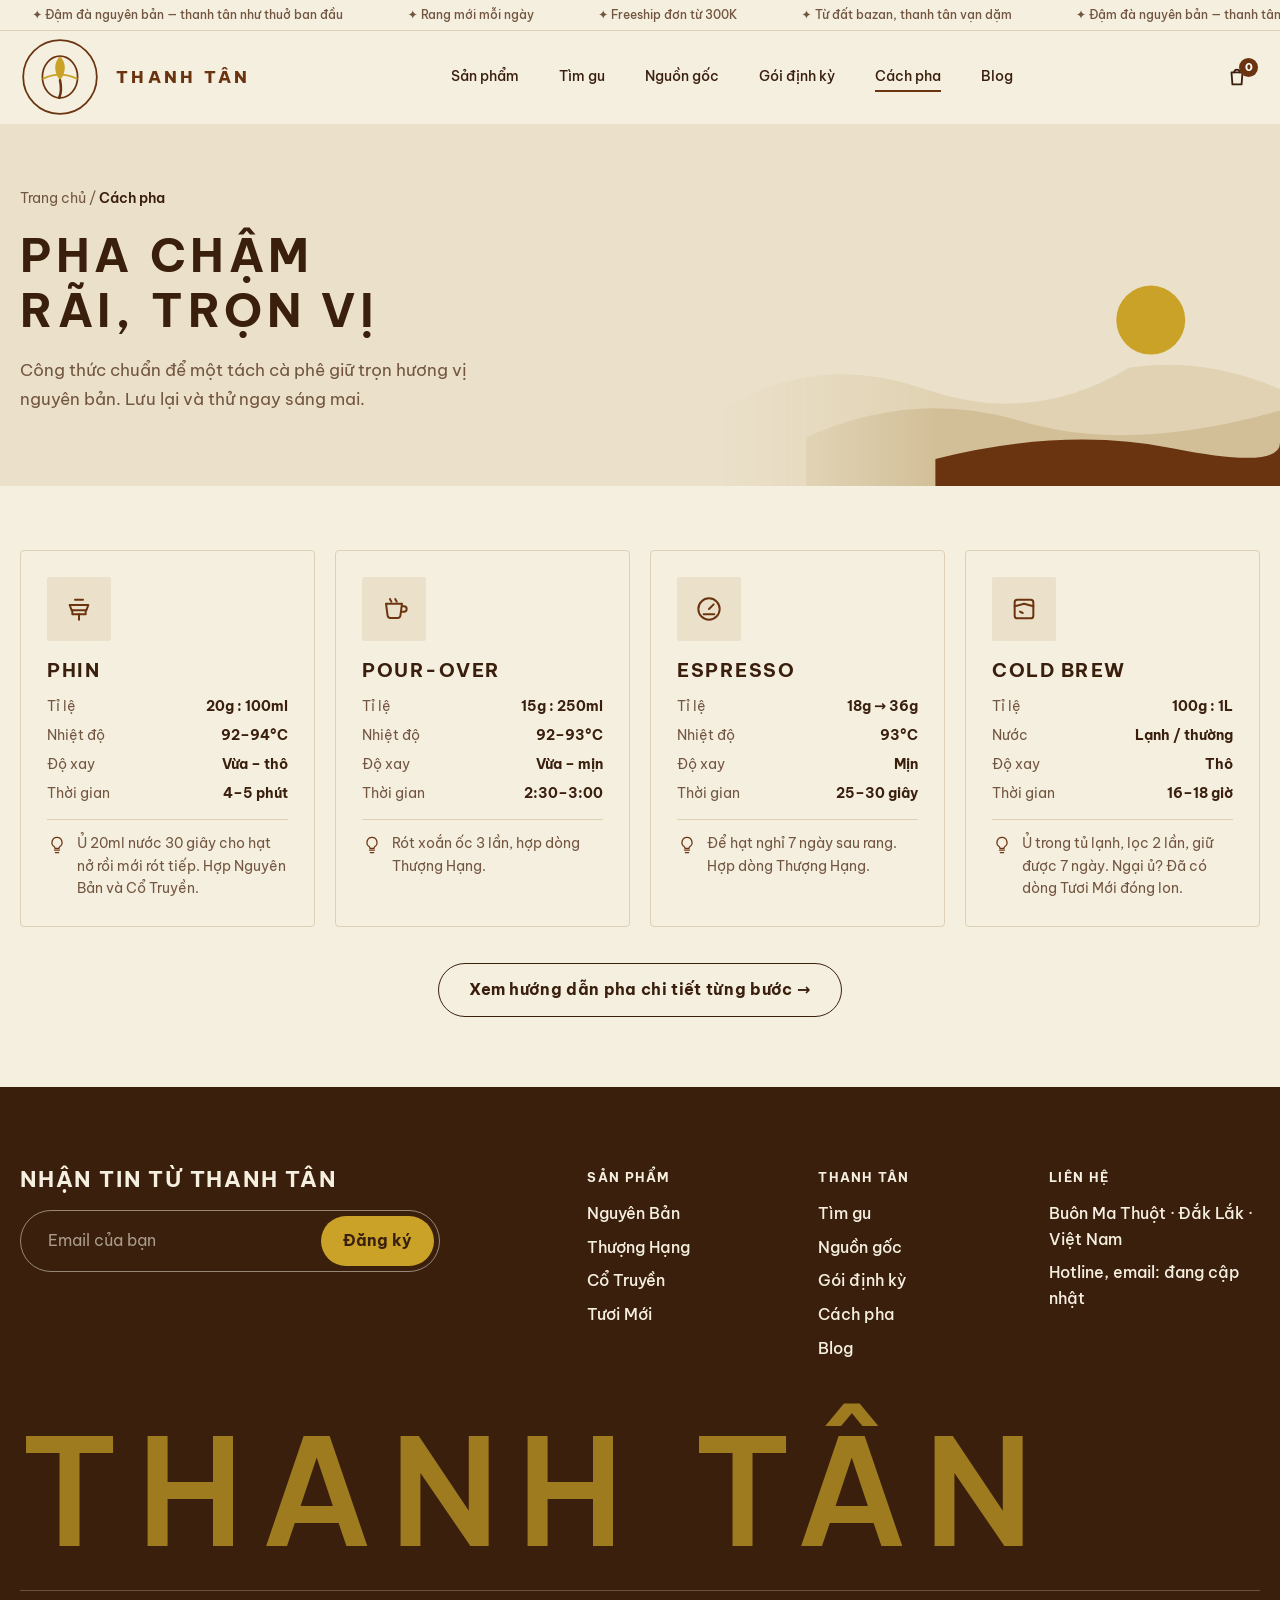
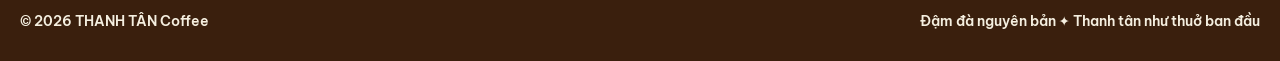
<file: coffee-shop/cach-pha.html>
<!DOCTYPE html>
<html lang="vi">
<head>
  <meta charset="UTF-8" />
  <meta name="viewport" content="width=device-width, initial-scale=1.0" />
  <title>Công thức pha cà phê nhanh: phin, pour-over, espresso, cold brew</title>
  <meta name="description" content="Bảng công thức pha cà phê nhanh: tỉ lệ, nhiệt độ nước, độ xay và thời gian cho phin, pour-over, espresso và cold brew." />
  <link rel="preconnect" href="https://fonts.googleapis.com" />
  <link rel="preconnect" href="https://fonts.gstatic.com" crossorigin />
  <link href="https://fonts.googleapis.com/css2?family=Be+Vietnam+Pro:wght@400;500;600;700;800&display=swap" rel="stylesheet" />
  <link rel="stylesheet" href="style.css" />
</head>
<body data-page="cach-pha">

  <div class="topbar">
    <div class="marquee marquee--small">
      <div class="marquee__track">
        <span>✦ Đậm đà nguyên bản — thanh tân như thuở ban đầu</span><span>✦ Rang mới mỗi ngày</span><span>✦ Freeship đơn từ 300K</span><span>✦ Từ đất bazan, thanh tân vạn dặm</span>
        <span>✦ Đậm đà nguyên bản — thanh tân như thuở ban đầu</span><span>✦ Rang mới mỗi ngày</span><span>✦ Freeship đơn từ 300K</span><span>✦ Từ đất bazan, thanh tân vạn dặm</span>
      </div>
    </div>
  </div>

  <header class="header" id="header">
    <div class="container header__inner">
      <a href="index.html" class="logo" aria-label="THANH TÂN Coffee – Trang chủ">
        <svg viewBox="0 0 100 100" class="logo__mark" aria-hidden="true">
          <circle cx="50" cy="50" r="46" fill="none" stroke="var(--brown)" stroke-width="2.2"/>
          <ellipse cx="50" cy="50" rx="22" ry="26" fill="var(--paper)" stroke="var(--brown)" stroke-width="2.2"/>
          <path d="M50 24C58 32 58 44 50 54C42 44 42 32 50 24Z" fill="var(--gold)"/>
          <path d="M50 54C52 63 51 71 49 76" stroke="var(--brown)" stroke-width="3.2" fill="none" stroke-linecap="round"/>
          <path d="M29 52Q50 42 71 52" stroke="var(--gold)" stroke-width="2.2" fill="none" stroke-linecap="round"/>
        </svg>
        <span>Thanh Tân</span>
      </a>
      <nav class="nav" id="nav" aria-label="Điều hướng chính">
        <a href="san-pham.html">Sản phẩm</a>
        <a href="tim-gu.html">Tìm gu</a>
        <a href="nguon-goc.html">Nguồn gốc</a>
        <a href="goi-dinh-ky.html">Gói định kỳ</a>
        <a href="cach-pha.html" class="active" aria-current="page">Cách pha</a>
        <a href="blog.html">Blog</a>
      </nav>
      <div class="header__actions">
        <button class="icon-btn cart-btn" id="cartBtn" aria-label="Giỏ hàng">
          <svg viewBox="0 0 24 24" width="22" height="22" fill="none" stroke="currentColor" stroke-width="2" stroke-linecap="round" stroke-linejoin="round"><path d="M6 7h12l-1 13H7L6 7z"/><path d="M9 7a3 3 0 0 1 6 0"/></svg>
          <span class="cart-count" id="cartCount">0</span>
        </button>
        <button class="icon-btn menu-toggle" id="menuToggle" aria-label="Mở menu">
          <svg viewBox="0 0 24 24" width="24" height="24" stroke="currentColor" stroke-width="2.2" stroke-linecap="round"><path d="M4 8h16M4 16h16"/></svg>
        </button>
      </div>
    </div>
  </header>

  <main id="top">

    <section class="page-banner">
      <div class="container">
        <nav class="crumbs" aria-label="Điều hướng phụ"><a href="index.html">Trang chủ</a> / <span>Cách pha</span></nav>
        <h1>Pha chậm rãi, trọn vị</h1>
        <p>Công thức chuẩn để một tách cà phê giữ trọn hương vị nguyên bản. Lưu lại và thử ngay sáng mai.</p>
      </div>
      <svg class="page-banner__art" viewBox="0 0 520 220" preserveAspectRatio="xMaxYMax meet" aria-hidden="true">
      <circle cx="400" cy="66" r="32" fill="#C9A227"/>
      <path d="M0 220V150Q90 95 190 130T380 110Q450 100 520 130V220Z" fill="#E0D2B3"/>
      <path d="M80 220V175Q180 130 280 160T520 150V220Z" fill="#D2BF98"/>
      <path d="M200 220V195Q320 165 420 185T520 180V220Z" fill="#6B3410"/>
    </svg>
    </section>
<section class="section" id="brew">
      <div class="container">
        <div class="brew-grid" id="brewGrid"></div>
        <p class="brew-more"><a href="cach-pha-ca-phe.html" class="btn btn--line">Xem hướng dẫn pha chi tiết từng bước →</a></p>
      </div>
    </section>
  </main>

  <footer class="footer">
    <div class="container">
      <div class="footer__top">
        <div class="footer__news">
          <h3>Nhận tin từ Thanh Tân</h3>
          <form class="news" id="newsForm">
            <input type="email" placeholder="Email của bạn" aria-label="Email" required />
            <button type="submit">Đăng ký</button>
          </form>
        </div>
        <div class="footer__cols">
          <div><h4>Sản phẩm</h4><a href="san-pham.html#p1">Nguyên Bản</a><a href="san-pham.html#p2">Thượng Hạng</a><a href="san-pham.html#p3">Cổ Truyền</a><a href="san-pham.html#p4">Tươi Mới</a></div>
          <div><h4>Thanh Tân</h4><a href="tim-gu.html">Tìm gu</a><a href="nguon-goc.html">Nguồn gốc</a><a href="goi-dinh-ky.html">Gói định kỳ</a><a href="cach-pha.html">Cách pha</a><a href="blog.html">Blog</a></div>
          <div><h4>Liên hệ</h4><span>Buôn Ma Thuột · Đắk Lắk · Việt Nam</span><span>Hotline, email: đang cập nhật</span></div>
        </div>
      </div>
      <div class="footer__word" aria-hidden="true">THANH TÂN</div>
      <div class="footer__bottom"><span>© <span id="year"></span> THANH TÂN Coffee</span><span>Đậm đà nguyên bản ✦ Thanh tân như thuở ban đầu</span></div>
    </div>
  </footer>

  <div class="overlay" id="overlay"></div>
  <aside class="cart" id="cart" aria-label="Giỏ hàng">
    <div class="cart__head"><h3>Giỏ hàng</h3><button class="icon-btn" id="cartClose" aria-label="Đóng">✕</button></div>
    <div class="ship" id="ship"><p id="shipText"></p><div class="ship__bar"><span id="shipBar"></span></div></div>
    <div class="cart__items" id="cartItems"></div>
    <div class="cart__foot">
      <div class="cart__total"><span>Tạm tính</span><b id="cartTotal">0đ</b></div>
      <button class="btn btn--dark btn--block" id="checkoutBtn">Thanh toán</button>
    </div>
  </aside>

  <div class="toast" id="toast" role="status"></div>

  <script src="common.js"></script>
  <script src="app.js"></script>
  <script src="brew.js"></script>
</body>
</html>
</file>
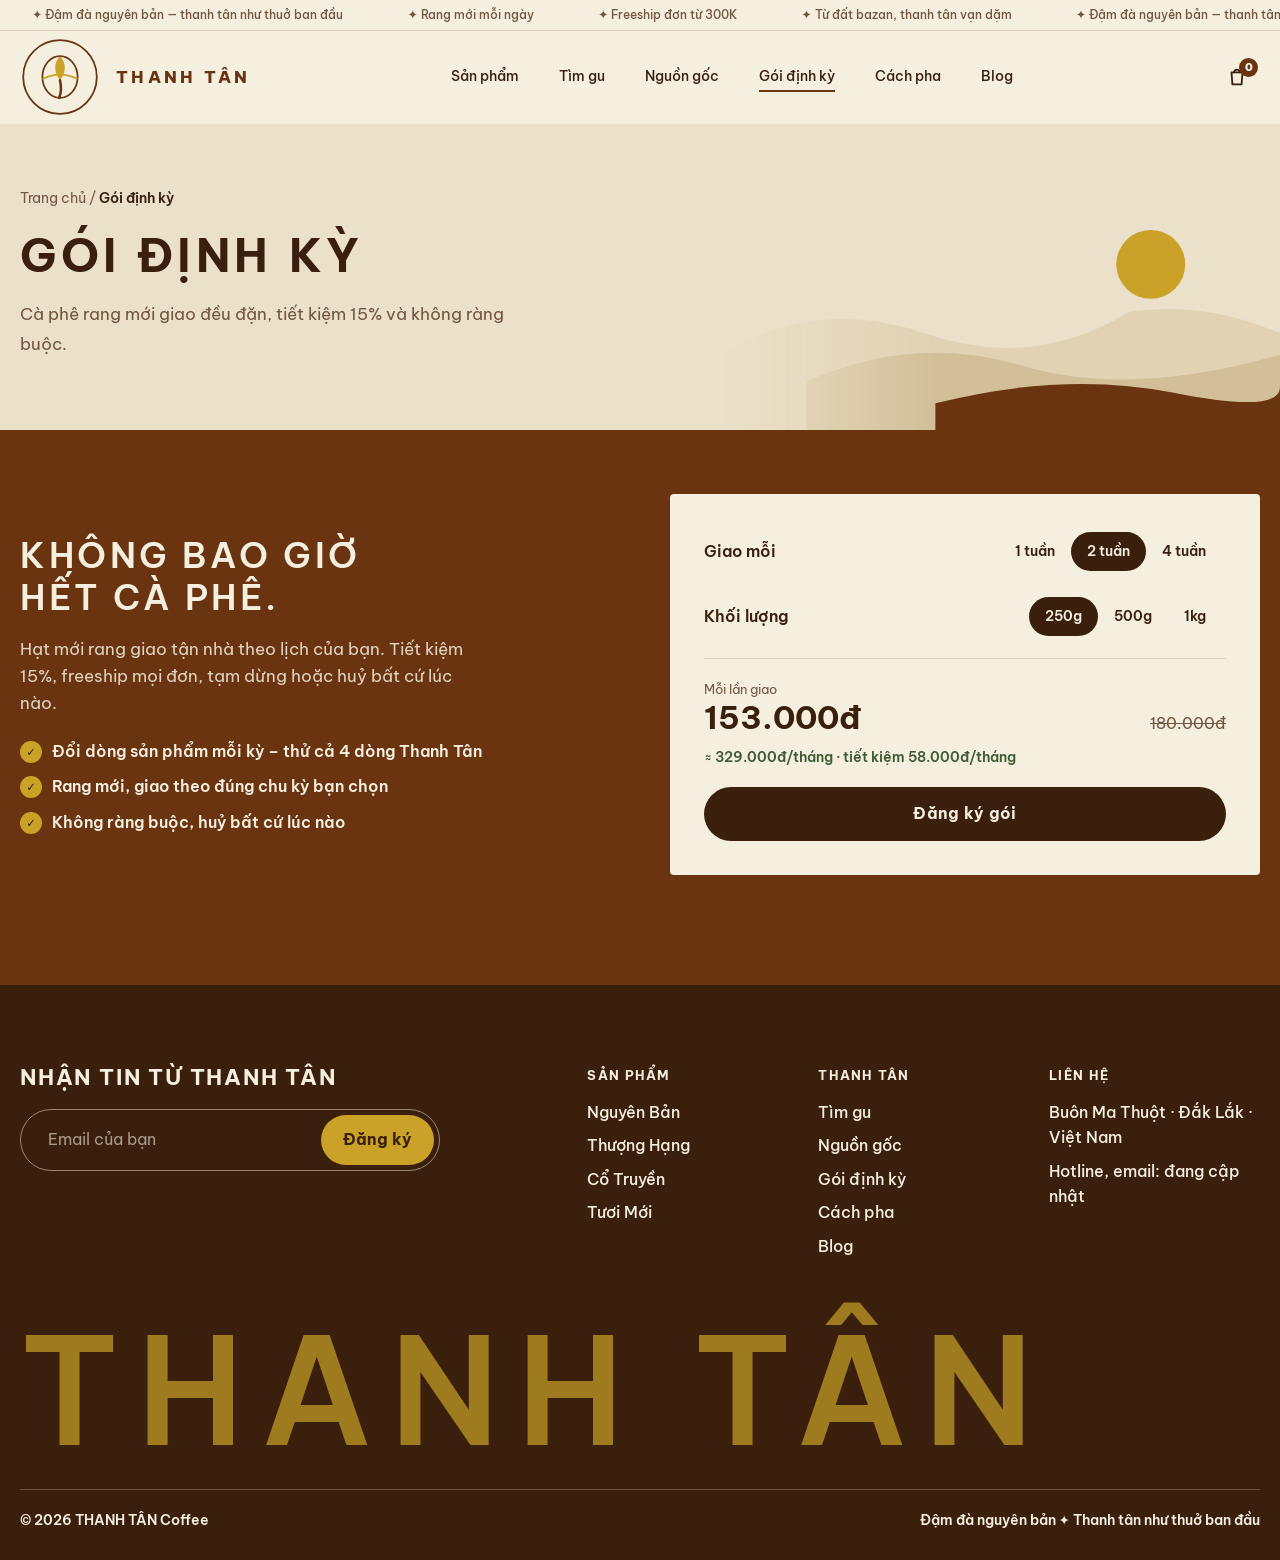
<file: coffee-shop/goi-dinh-ky.html>
<!DOCTYPE html>
<html lang="vi">
<head>
  <meta charset="UTF-8" />
  <meta name="viewport" content="width=device-width, initial-scale=1.0" />
  <title>Gói cà phê định kỳ Thanh Tân: tiết kiệm 15%, freeship mọi đơn</title>
  <meta name="description" content="Đăng ký gói cà phê rang mới giao định kỳ: chọn chu kỳ 1, 2 hoặc 4 tuần, khối lượng 250g đến 1kg. Tiết kiệm 15%, tạm dừng hoặc huỷ bất cứ lúc nào." />
  <link rel="preconnect" href="https://fonts.googleapis.com" />
  <link rel="preconnect" href="https://fonts.gstatic.com" crossorigin />
  <link href="https://fonts.googleapis.com/css2?family=Be+Vietnam+Pro:wght@400;500;600;700;800&display=swap" rel="stylesheet" />
  <link rel="stylesheet" href="style.css" />
</head>
<body data-page="goi-dinh-ky">

  <div class="topbar">
    <div class="marquee marquee--small">
      <div class="marquee__track">
        <span>✦ Đậm đà nguyên bản — thanh tân như thuở ban đầu</span><span>✦ Rang mới mỗi ngày</span><span>✦ Freeship đơn từ 300K</span><span>✦ Từ đất bazan, thanh tân vạn dặm</span>
        <span>✦ Đậm đà nguyên bản — thanh tân như thuở ban đầu</span><span>✦ Rang mới mỗi ngày</span><span>✦ Freeship đơn từ 300K</span><span>✦ Từ đất bazan, thanh tân vạn dặm</span>
      </div>
    </div>
  </div>

  <header class="header" id="header">
    <div class="container header__inner">
      <a href="index.html" class="logo" aria-label="THANH TÂN Coffee – Trang chủ">
        <svg viewBox="0 0 100 100" class="logo__mark" aria-hidden="true">
          <circle cx="50" cy="50" r="46" fill="none" stroke="var(--brown)" stroke-width="2.2"/>
          <ellipse cx="50" cy="50" rx="22" ry="26" fill="var(--paper)" stroke="var(--brown)" stroke-width="2.2"/>
          <path d="M50 24C58 32 58 44 50 54C42 44 42 32 50 24Z" fill="var(--gold)"/>
          <path d="M50 54C52 63 51 71 49 76" stroke="var(--brown)" stroke-width="3.2" fill="none" stroke-linecap="round"/>
          <path d="M29 52Q50 42 71 52" stroke="var(--gold)" stroke-width="2.2" fill="none" stroke-linecap="round"/>
        </svg>
        <span>Thanh Tân</span>
      </a>
      <nav class="nav" id="nav" aria-label="Điều hướng chính">
        <a href="san-pham.html">Sản phẩm</a>
        <a href="tim-gu.html">Tìm gu</a>
        <a href="nguon-goc.html">Nguồn gốc</a>
        <a href="goi-dinh-ky.html" class="active" aria-current="page">Gói định kỳ</a>
        <a href="cach-pha.html">Cách pha</a>
        <a href="blog.html">Blog</a>
      </nav>
      <div class="header__actions">
        <button class="icon-btn cart-btn" id="cartBtn" aria-label="Giỏ hàng">
          <svg viewBox="0 0 24 24" width="22" height="22" fill="none" stroke="currentColor" stroke-width="2" stroke-linecap="round" stroke-linejoin="round"><path d="M6 7h12l-1 13H7L6 7z"/><path d="M9 7a3 3 0 0 1 6 0"/></svg>
          <span class="cart-count" id="cartCount">0</span>
        </button>
        <button class="icon-btn menu-toggle" id="menuToggle" aria-label="Mở menu">
          <svg viewBox="0 0 24 24" width="24" height="24" stroke="currentColor" stroke-width="2.2" stroke-linecap="round"><path d="M4 8h16M4 16h16"/></svg>
        </button>
      </div>
    </div>
  </header>

  <main id="top">

    <section class="page-banner">
      <div class="container">
        <nav class="crumbs" aria-label="Điều hướng phụ"><a href="index.html">Trang chủ</a> / <span>Gói định kỳ</span></nav>
        <h1>Gói định kỳ</h1>
        <p>Cà phê rang mới giao đều đặn, tiết kiệm 15% và không ràng buộc.</p>
      </div>
      <svg class="page-banner__art" viewBox="0 0 520 220" preserveAspectRatio="xMaxYMax meet" aria-hidden="true">
      <circle cx="400" cy="66" r="32" fill="#C9A227"/>
      <path d="M0 220V150Q90 95 190 130T380 110Q450 100 520 130V220Z" fill="#E0D2B3"/>
      <path d="M80 220V175Q180 130 280 160T520 150V220Z" fill="#D2BF98"/>
      <path d="M200 220V195Q320 165 420 185T520 180V220Z" fill="#6B3410"/>
    </svg>
    </section>
<section class="section subscribe" id="subscribe">
      <div class="container subscribe__inner">
        <div>
          <h2>Không bao giờ hết cà phê.</h2>
          <p class="section__lead">Hạt mới rang giao tận nhà theo lịch của bạn. Tiết kiệm 15%, freeship mọi đơn, tạm dừng hoặc huỷ bất cứ lúc nào.</p>
          <ul class="ticks">
            <li>Đổi dòng sản phẩm mỗi kỳ – thử cả 4 dòng Thanh Tân</li>
            <li>Rang mới, giao theo đúng chu kỳ bạn chọn</li>
            <li>Không ràng buộc, huỷ bất cứ lúc nào</li>
          </ul>
        </div>
        <div class="plan" id="plan">
          <div class="plan__row">
            <span>Giao mỗi</span>
            <div class="seg" id="freqSeg">
              <button data-v="1">1 tuần</button><button data-v="2" class="active">2 tuần</button><button data-v="4">4 tuần</button>
            </div>
          </div>
          <div class="plan__row">
            <span>Khối lượng</span>
            <div class="seg" id="sizeSeg">
              <button data-v="250" class="active">250g</button><button data-v="500">500g</button><button data-v="1000">1kg</button>
            </div>
          </div>
          <div class="plan__price">
            <div><small>Mỗi lần giao</small><b id="planPrice">—</b></div>
            <s id="planOld">—</s>
          </div>
          <p class="plan__note" id="planNote"></p>
          <button class="btn btn--dark btn--block" id="planBtn">Đăng ký gói</button>
        </div>
      </div>
    </section>
  </main>

  <footer class="footer">
    <div class="container">
      <div class="footer__top">
        <div class="footer__news">
          <h3>Nhận tin từ Thanh Tân</h3>
          <form class="news" id="newsForm">
            <input type="email" placeholder="Email của bạn" aria-label="Email" required />
            <button type="submit">Đăng ký</button>
          </form>
        </div>
        <div class="footer__cols">
          <div><h4>Sản phẩm</h4><a href="san-pham.html#p1">Nguyên Bản</a><a href="san-pham.html#p2">Thượng Hạng</a><a href="san-pham.html#p3">Cổ Truyền</a><a href="san-pham.html#p4">Tươi Mới</a></div>
          <div><h4>Thanh Tân</h4><a href="tim-gu.html">Tìm gu</a><a href="nguon-goc.html">Nguồn gốc</a><a href="goi-dinh-ky.html">Gói định kỳ</a><a href="cach-pha.html">Cách pha</a><a href="blog.html">Blog</a></div>
          <div><h4>Liên hệ</h4><span>Buôn Ma Thuột · Đắk Lắk · Việt Nam</span><span>Hotline, email: đang cập nhật</span></div>
        </div>
      </div>
      <div class="footer__word" aria-hidden="true">THANH TÂN</div>
      <div class="footer__bottom"><span>© <span id="year"></span> THANH TÂN Coffee</span><span>Đậm đà nguyên bản ✦ Thanh tân như thuở ban đầu</span></div>
    </div>
  </footer>

  <div class="overlay" id="overlay"></div>
  <aside class="cart" id="cart" aria-label="Giỏ hàng">
    <div class="cart__head"><h3>Giỏ hàng</h3><button class="icon-btn" id="cartClose" aria-label="Đóng">✕</button></div>
    <div class="ship" id="ship"><p id="shipText"></p><div class="ship__bar"><span id="shipBar"></span></div></div>
    <div class="cart__items" id="cartItems"></div>
    <div class="cart__foot">
      <div class="cart__total"><span>Tạm tính</span><b id="cartTotal">0đ</b></div>
      <button class="btn btn--dark btn--block" id="checkoutBtn">Thanh toán</button>
    </div>
  </aside>

  <div class="toast" id="toast" role="status"></div>

  <script src="common.js"></script>
  <script src="app.js"></script>
  <script src="plan.js"></script>
</body>
</html>
</file>
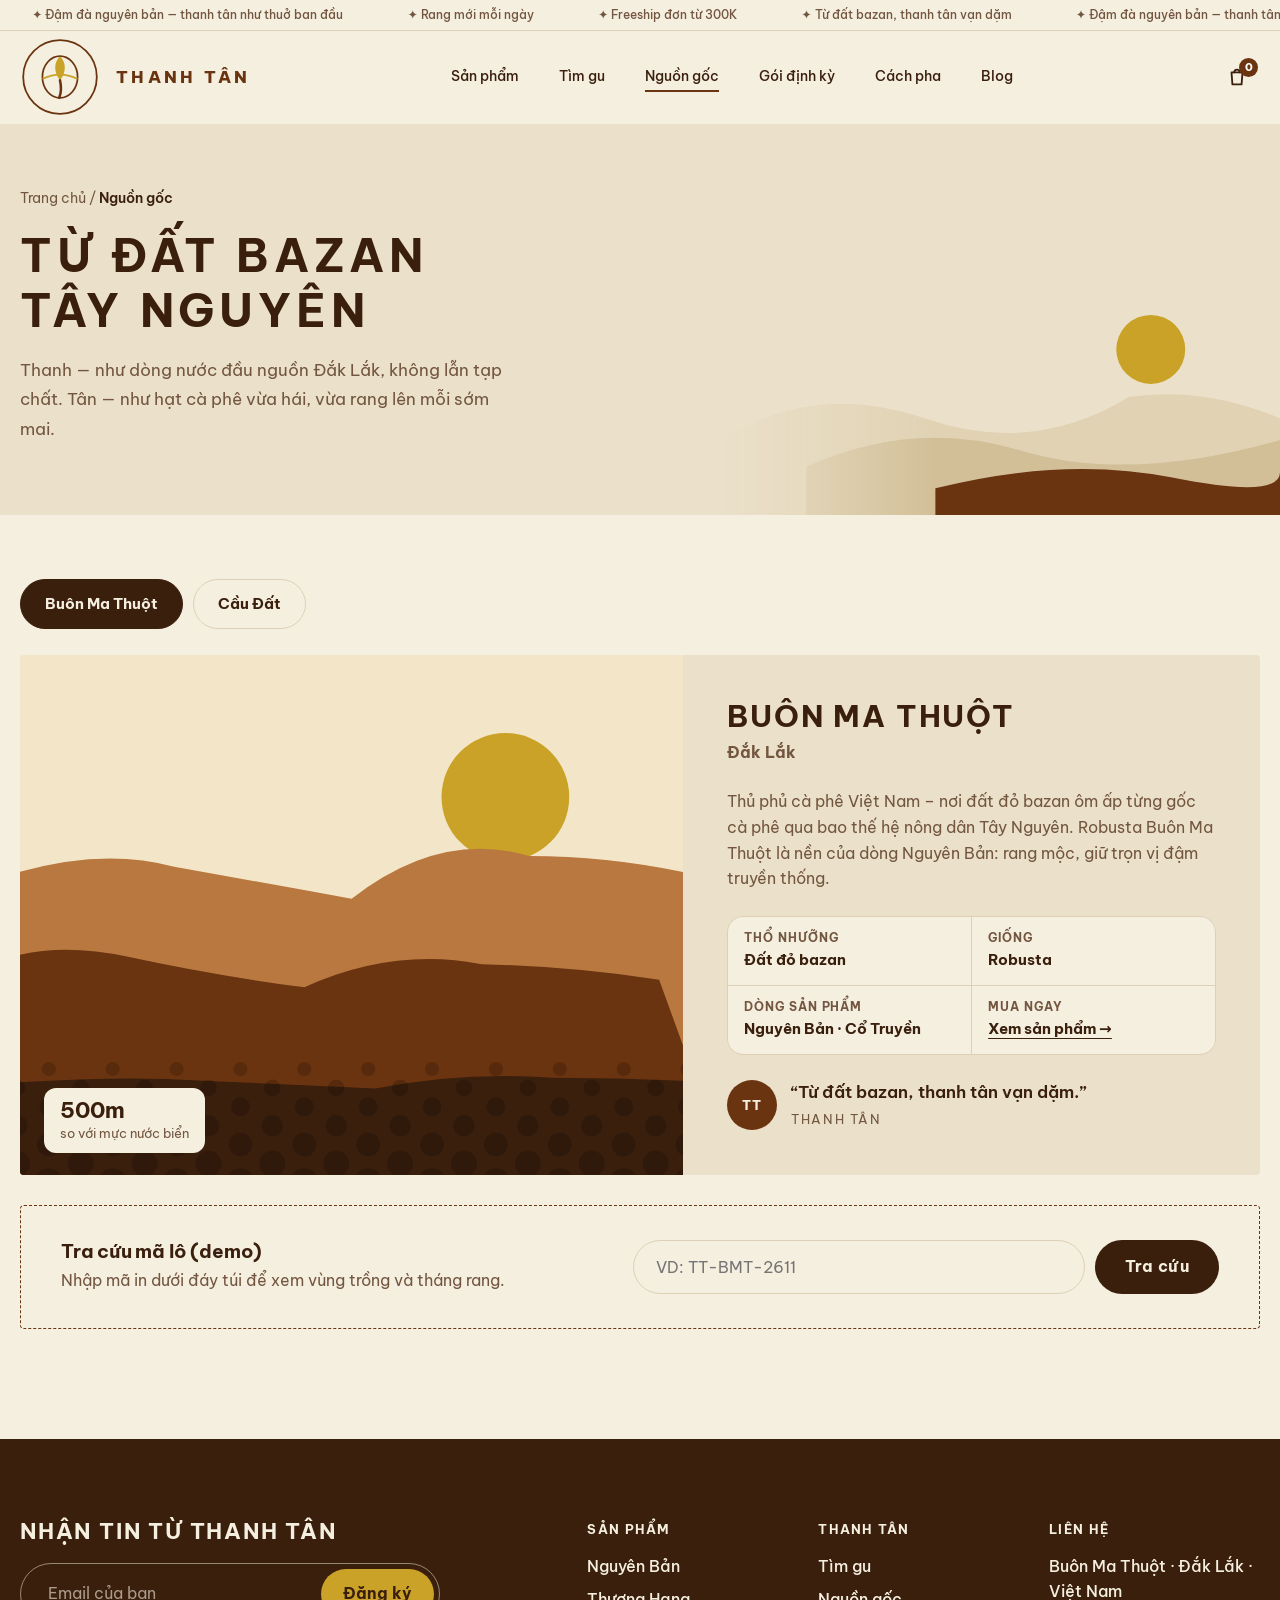
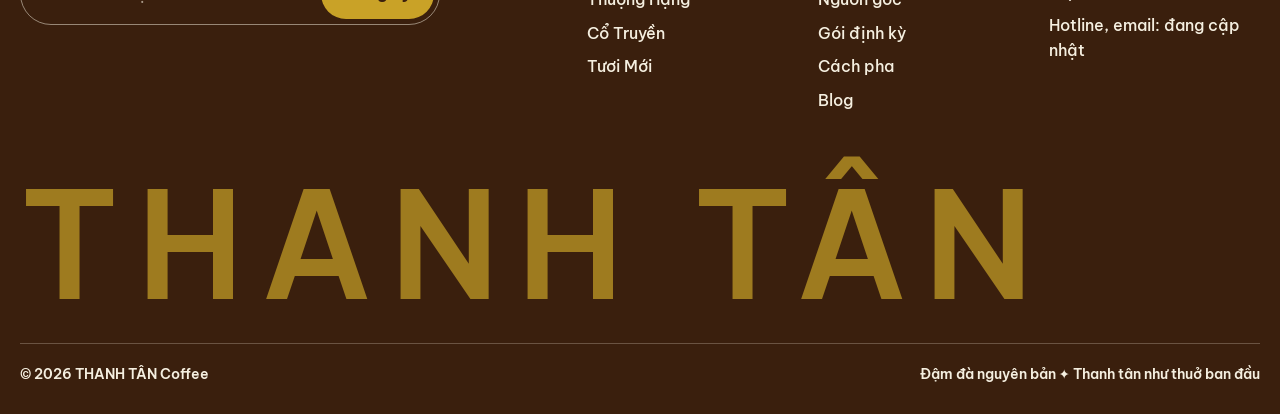
<file: coffee-shop/nguon-goc.html>
<!DOCTYPE html>
<html lang="vi">
<head>
  <meta charset="UTF-8" />
  <meta name="viewport" content="width=device-width, initial-scale=1.0" />
  <title>Nguồn gốc cà phê Thanh Tân: đất bazan Buôn Ma Thuột và Cầu Đất</title>
  <meta name="description" content="Vùng trồng, thổ nhưỡng, giống cà phê và tra cứu mã lô của Thanh Tân: từ đất đỏ bazan Buôn Ma Thuột, Đắk Lắk đến Cầu Đất, Đà Lạt." />
  <link rel="preconnect" href="https://fonts.googleapis.com" />
  <link rel="preconnect" href="https://fonts.gstatic.com" crossorigin />
  <link href="https://fonts.googleapis.com/css2?family=Be+Vietnam+Pro:wght@400;500;600;700;800&display=swap" rel="stylesheet" />
  <link rel="stylesheet" href="style.css" />
</head>
<body data-page="nguon-goc">

  <div class="topbar">
    <div class="marquee marquee--small">
      <div class="marquee__track">
        <span>✦ Đậm đà nguyên bản — thanh tân như thuở ban đầu</span><span>✦ Rang mới mỗi ngày</span><span>✦ Freeship đơn từ 300K</span><span>✦ Từ đất bazan, thanh tân vạn dặm</span>
        <span>✦ Đậm đà nguyên bản — thanh tân như thuở ban đầu</span><span>✦ Rang mới mỗi ngày</span><span>✦ Freeship đơn từ 300K</span><span>✦ Từ đất bazan, thanh tân vạn dặm</span>
      </div>
    </div>
  </div>

  <header class="header" id="header">
    <div class="container header__inner">
      <a href="index.html" class="logo" aria-label="THANH TÂN Coffee – Trang chủ">
        <svg viewBox="0 0 100 100" class="logo__mark" aria-hidden="true">
          <circle cx="50" cy="50" r="46" fill="none" stroke="var(--brown)" stroke-width="2.2"/>
          <ellipse cx="50" cy="50" rx="22" ry="26" fill="var(--paper)" stroke="var(--brown)" stroke-width="2.2"/>
          <path d="M50 24C58 32 58 44 50 54C42 44 42 32 50 24Z" fill="var(--gold)"/>
          <path d="M50 54C52 63 51 71 49 76" stroke="var(--brown)" stroke-width="3.2" fill="none" stroke-linecap="round"/>
          <path d="M29 52Q50 42 71 52" stroke="var(--gold)" stroke-width="2.2" fill="none" stroke-linecap="round"/>
        </svg>
        <span>Thanh Tân</span>
      </a>
      <nav class="nav" id="nav" aria-label="Điều hướng chính">
        <a href="san-pham.html">Sản phẩm</a>
        <a href="tim-gu.html">Tìm gu</a>
        <a href="nguon-goc.html" class="active" aria-current="page">Nguồn gốc</a>
        <a href="goi-dinh-ky.html">Gói định kỳ</a>
        <a href="cach-pha.html">Cách pha</a>
        <a href="blog.html">Blog</a>
      </nav>
      <div class="header__actions">
        <button class="icon-btn cart-btn" id="cartBtn" aria-label="Giỏ hàng">
          <svg viewBox="0 0 24 24" width="22" height="22" fill="none" stroke="currentColor" stroke-width="2" stroke-linecap="round" stroke-linejoin="round"><path d="M6 7h12l-1 13H7L6 7z"/><path d="M9 7a3 3 0 0 1 6 0"/></svg>
          <span class="cart-count" id="cartCount">0</span>
        </button>
        <button class="icon-btn menu-toggle" id="menuToggle" aria-label="Mở menu">
          <svg viewBox="0 0 24 24" width="24" height="24" stroke="currentColor" stroke-width="2.2" stroke-linecap="round"><path d="M4 8h16M4 16h16"/></svg>
        </button>
      </div>
    </div>
  </header>

  <main id="top">

    <section class="page-banner">
      <div class="container">
        <nav class="crumbs" aria-label="Điều hướng phụ"><a href="index.html">Trang chủ</a> / <span>Nguồn gốc</span></nav>
        <h1>Từ đất bazan Tây Nguyên</h1>
        <p>Thanh — như dòng nước đầu nguồn Đắk Lắk, không lẫn tạp chất. Tân — như hạt cà phê vừa hái, vừa rang lên mỗi sớm mai.</p>
      </div>
      <svg class="page-banner__art" viewBox="0 0 520 220" preserveAspectRatio="xMaxYMax meet" aria-hidden="true">
      <circle cx="400" cy="66" r="32" fill="#C9A227"/>
      <path d="M0 220V150Q90 95 190 130T380 110Q450 100 520 130V220Z" fill="#E0D2B3"/>
      <path d="M80 220V175Q180 130 280 160T520 150V220Z" fill="#D2BF98"/>
      <path d="M200 220V195Q320 165 420 185T520 180V220Z" fill="#6B3410"/>
    </svg>
    </section>
<section class="section" id="origins">
      <div class="container">
        <div class="origin-tabs" id="originTabs" role="tablist"></div>
        <div class="origin" id="originPanel"></div>

        <div class="trace">
          <div>
            <h3>Tra cứu mã lô (demo)</h3>
            <p>Nhập mã in dưới đáy túi để xem vùng trồng và tháng rang.</p>
          </div>
          <form class="trace__form" id="traceForm">
            <input id="traceInput" type="text" placeholder="VD: TT-BMT-2611" aria-label="Mã lô" />
            <button class="btn btn--dark" type="submit">Tra cứu</button>
          </form>
          <div class="trace__result" id="traceResult" aria-live="polite"></div>
        </div>
      </div>
    </section>
  </main>

  <footer class="footer">
    <div class="container">
      <div class="footer__top">
        <div class="footer__news">
          <h3>Nhận tin từ Thanh Tân</h3>
          <form class="news" id="newsForm">
            <input type="email" placeholder="Email của bạn" aria-label="Email" required />
            <button type="submit">Đăng ký</button>
          </form>
        </div>
        <div class="footer__cols">
          <div><h4>Sản phẩm</h4><a href="san-pham.html#p1">Nguyên Bản</a><a href="san-pham.html#p2">Thượng Hạng</a><a href="san-pham.html#p3">Cổ Truyền</a><a href="san-pham.html#p4">Tươi Mới</a></div>
          <div><h4>Thanh Tân</h4><a href="tim-gu.html">Tìm gu</a><a href="nguon-goc.html">Nguồn gốc</a><a href="goi-dinh-ky.html">Gói định kỳ</a><a href="cach-pha.html">Cách pha</a><a href="blog.html">Blog</a></div>
          <div><h4>Liên hệ</h4><span>Buôn Ma Thuột · Đắk Lắk · Việt Nam</span><span>Hotline, email: đang cập nhật</span></div>
        </div>
      </div>
      <div class="footer__word" aria-hidden="true">THANH TÂN</div>
      <div class="footer__bottom"><span>© <span id="year"></span> THANH TÂN Coffee</span><span>Đậm đà nguyên bản ✦ Thanh tân như thuở ban đầu</span></div>
    </div>
  </footer>

  <div class="overlay" id="overlay"></div>
  <aside class="cart" id="cart" aria-label="Giỏ hàng">
    <div class="cart__head"><h3>Giỏ hàng</h3><button class="icon-btn" id="cartClose" aria-label="Đóng">✕</button></div>
    <div class="ship" id="ship"><p id="shipText"></p><div class="ship__bar"><span id="shipBar"></span></div></div>
    <div class="cart__items" id="cartItems"></div>
    <div class="cart__foot">
      <div class="cart__total"><span>Tạm tính</span><b id="cartTotal">0đ</b></div>
      <button class="btn btn--dark btn--block" id="checkoutBtn">Thanh toán</button>
    </div>
  </aside>

  <div class="toast" id="toast" role="status"></div>

  <script src="common.js"></script>
  <script src="app.js"></script>
  <script src="origins.js"></script>
</body>
</html>
</file>
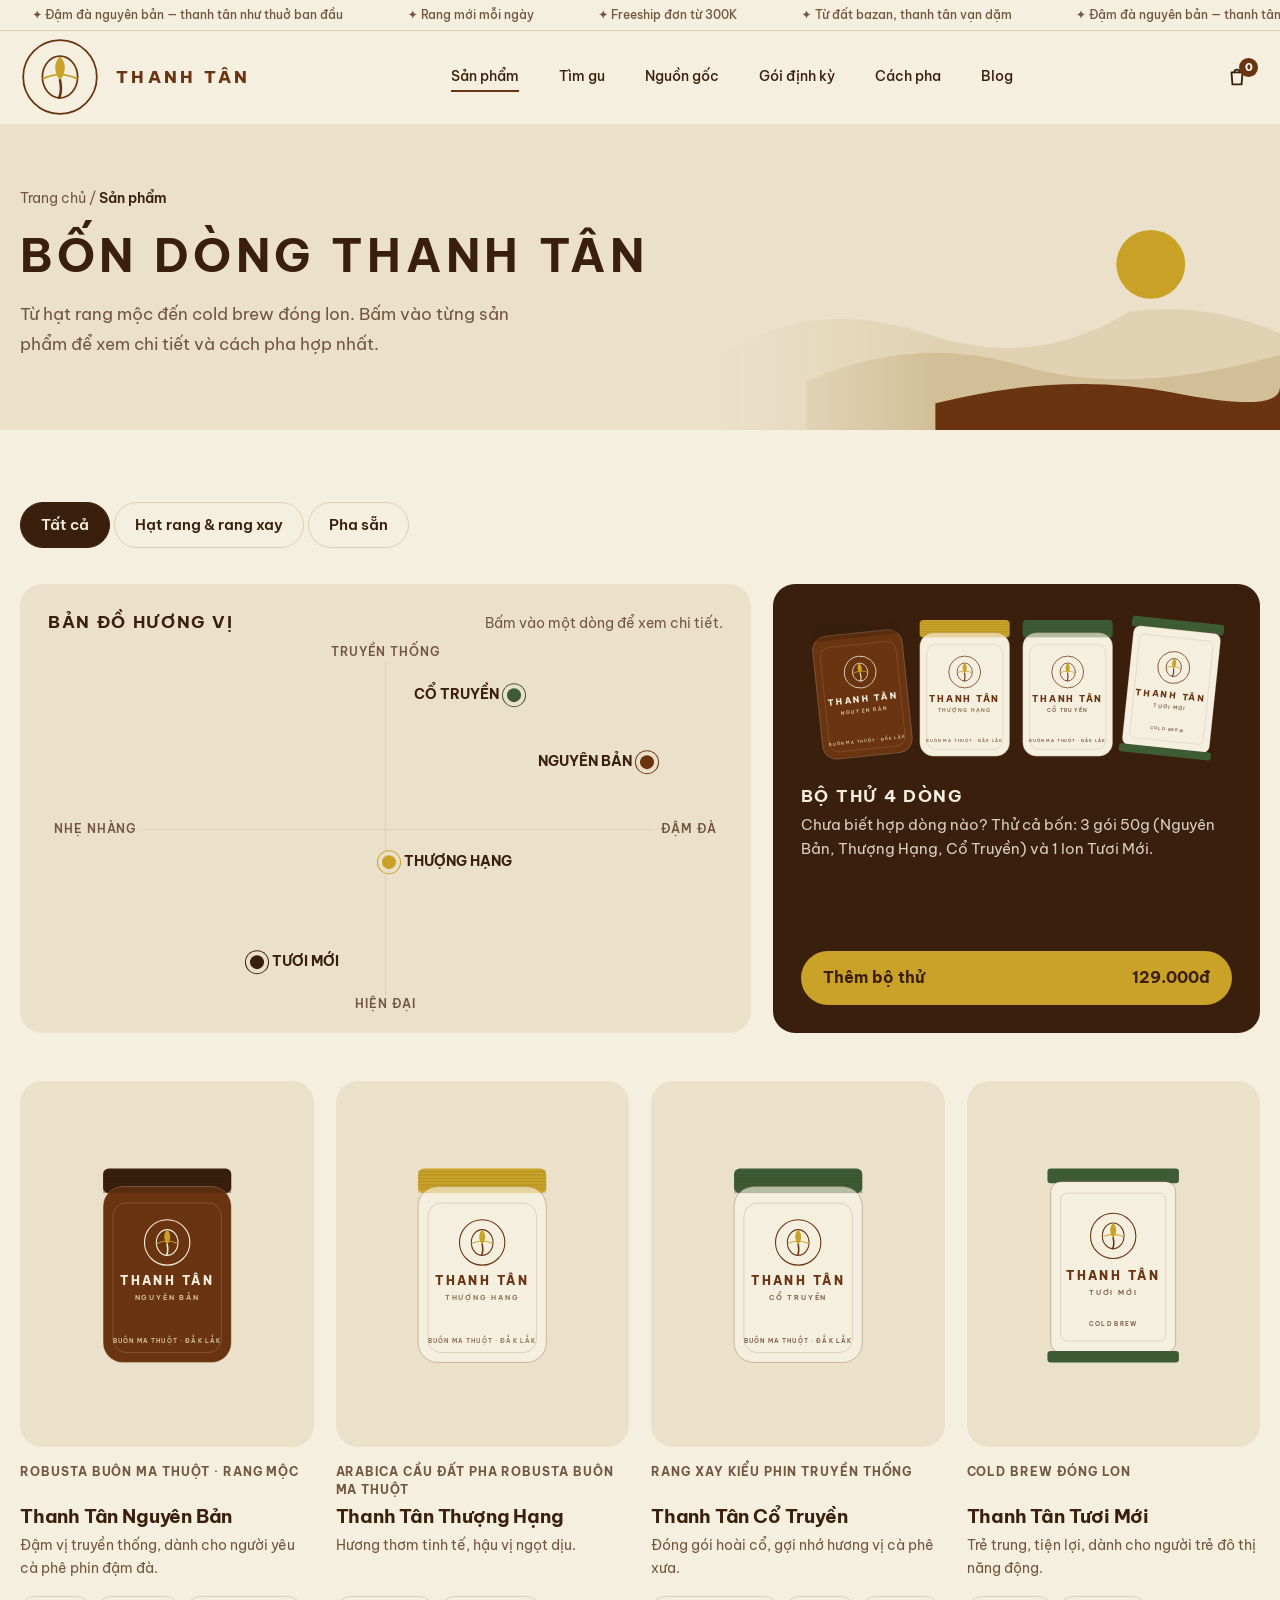
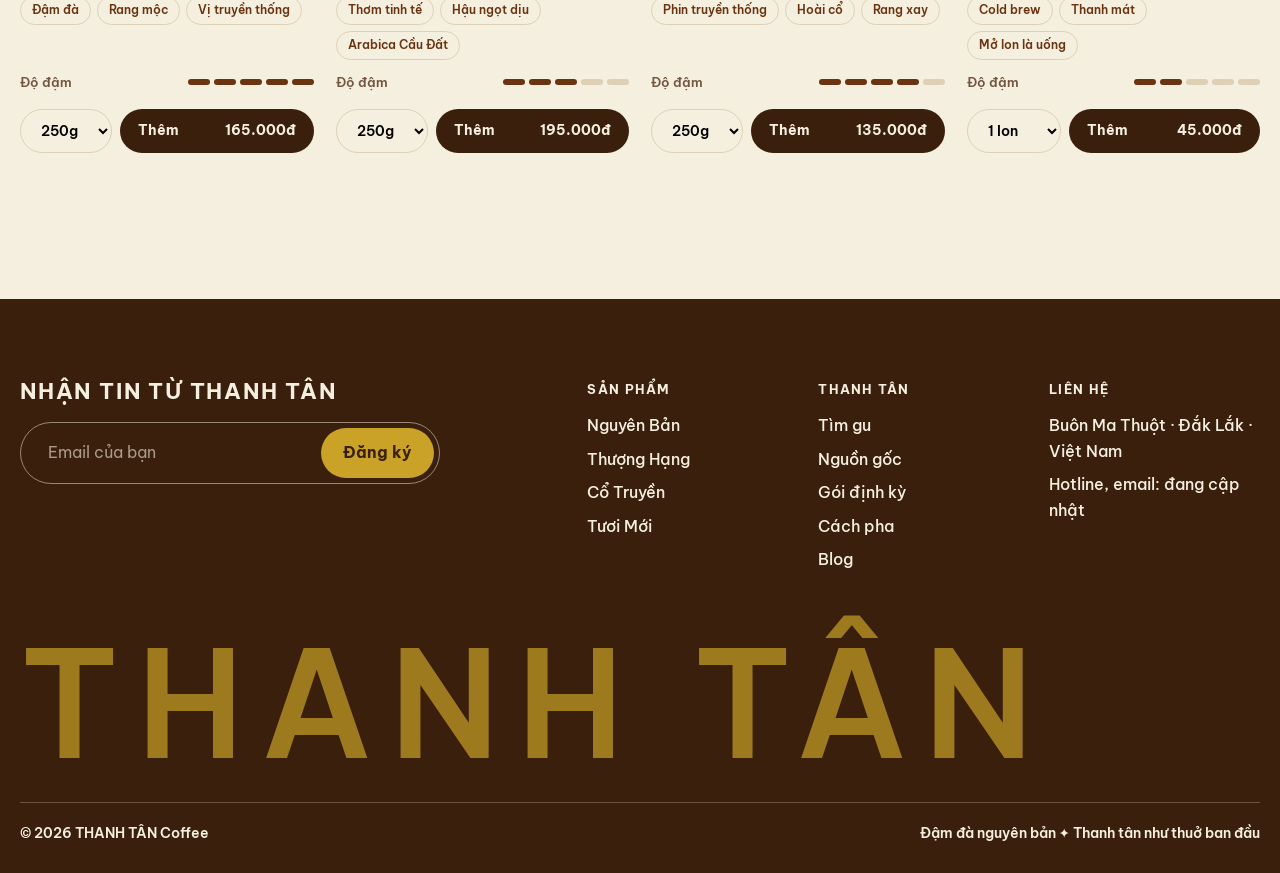
<file: coffee-shop/san-pham.html>
<!DOCTYPE html>
<html lang="vi">
<head>
  <meta charset="UTF-8" />
  <meta name="viewport" content="width=device-width, initial-scale=1.0" />
  <title>Sản phẩm cà phê Thanh Tân: Nguyên Bản, Thượng Hạng, Cổ Truyền, Tươi Mới</title>
  <meta name="description" content="Bốn dòng cà phê Thanh Tân từ Buôn Ma Thuột: hạt rang mộc, rang xay và cold brew đóng lon. Xem bản đồ hương vị, thử bộ 4 dòng và đặt hàng." />
  <link rel="preconnect" href="https://fonts.googleapis.com" />
  <link rel="preconnect" href="https://fonts.gstatic.com" crossorigin />
  <link href="https://fonts.googleapis.com/css2?family=Be+Vietnam+Pro:wght@400;500;600;700;800&display=swap" rel="stylesheet" />
  <link rel="stylesheet" href="style.css" />
</head>
<body data-page="san-pham">

  <div class="topbar">
    <div class="marquee marquee--small">
      <div class="marquee__track">
        <span>✦ Đậm đà nguyên bản — thanh tân như thuở ban đầu</span><span>✦ Rang mới mỗi ngày</span><span>✦ Freeship đơn từ 300K</span><span>✦ Từ đất bazan, thanh tân vạn dặm</span>
        <span>✦ Đậm đà nguyên bản — thanh tân như thuở ban đầu</span><span>✦ Rang mới mỗi ngày</span><span>✦ Freeship đơn từ 300K</span><span>✦ Từ đất bazan, thanh tân vạn dặm</span>
      </div>
    </div>
  </div>

  <header class="header" id="header">
    <div class="container header__inner">
      <a href="index.html" class="logo" aria-label="THANH TÂN Coffee – Trang chủ">
        <svg viewBox="0 0 100 100" class="logo__mark" aria-hidden="true">
          <circle cx="50" cy="50" r="46" fill="none" stroke="var(--brown)" stroke-width="2.2"/>
          <ellipse cx="50" cy="50" rx="22" ry="26" fill="var(--paper)" stroke="var(--brown)" stroke-width="2.2"/>
          <path d="M50 24C58 32 58 44 50 54C42 44 42 32 50 24Z" fill="var(--gold)"/>
          <path d="M50 54C52 63 51 71 49 76" stroke="var(--brown)" stroke-width="3.2" fill="none" stroke-linecap="round"/>
          <path d="M29 52Q50 42 71 52" stroke="var(--gold)" stroke-width="2.2" fill="none" stroke-linecap="round"/>
        </svg>
        <span>Thanh Tân</span>
      </a>
      <nav class="nav" id="nav" aria-label="Điều hướng chính">
        <a href="san-pham.html" class="active" aria-current="page">Sản phẩm</a>
        <a href="tim-gu.html">Tìm gu</a>
        <a href="nguon-goc.html">Nguồn gốc</a>
        <a href="goi-dinh-ky.html">Gói định kỳ</a>
        <a href="cach-pha.html">Cách pha</a>
        <a href="blog.html">Blog</a>
      </nav>
      <div class="header__actions">
        <button class="icon-btn cart-btn" id="cartBtn" aria-label="Giỏ hàng">
          <svg viewBox="0 0 24 24" width="22" height="22" fill="none" stroke="currentColor" stroke-width="2" stroke-linecap="round" stroke-linejoin="round"><path d="M6 7h12l-1 13H7L6 7z"/><path d="M9 7a3 3 0 0 1 6 0"/></svg>
          <span class="cart-count" id="cartCount">0</span>
        </button>
        <button class="icon-btn menu-toggle" id="menuToggle" aria-label="Mở menu">
          <svg viewBox="0 0 24 24" width="24" height="24" stroke="currentColor" stroke-width="2.2" stroke-linecap="round"><path d="M4 8h16M4 16h16"/></svg>
        </button>
      </div>
    </div>
  </header>

  <main id="top">

    <section class="page-banner">
      <div class="container">
        <nav class="crumbs" aria-label="Điều hướng phụ"><a href="index.html">Trang chủ</a> / <span>Sản phẩm</span></nav>
        <h1>Bốn dòng Thanh Tân</h1>
        <p>Từ hạt rang mộc đến cold brew đóng lon. Bấm vào từng sản phẩm để xem chi tiết và cách pha hợp nhất.</p>
      </div>
      <svg class="page-banner__art" viewBox="0 0 520 220" preserveAspectRatio="xMaxYMax meet" aria-hidden="true">
      <circle cx="400" cy="66" r="32" fill="#C9A227"/>
      <path d="M0 220V150Q90 95 190 130T380 110Q450 100 520 130V220Z" fill="#E0D2B3"/>
      <path d="M80 220V175Q180 130 280 160T520 150V220Z" fill="#D2BF98"/>
      <path d="M200 220V195Q320 165 420 185T520 180V220Z" fill="#6B3410"/>
    </svg>
    </section>
<section class="section" id="shop">
      <div class="container">
        <div class="filters" id="filters" role="tablist">
            <button class="chip active" data-filter="all">Tất cả</button>
            <button class="chip" data-filter="bean">Hạt rang & rang xay</button>
            <button class="chip" data-filter="rtd">Pha sẵn</button>
          </div>
        <div class="shop-intro">
          <div class="fmap" id="flavorMap"></div>
          <div class="sampler" id="sampler"></div>
        </div>
        <div class="grid" id="productGrid"></div>
      </div>
    </section>
  </main>

  <footer class="footer">
    <div class="container">
      <div class="footer__top">
        <div class="footer__news">
          <h3>Nhận tin từ Thanh Tân</h3>
          <form class="news" id="newsForm">
            <input type="email" placeholder="Email của bạn" aria-label="Email" required />
            <button type="submit">Đăng ký</button>
          </form>
        </div>
        <div class="footer__cols">
          <div><h4>Sản phẩm</h4><a href="san-pham.html#p1">Nguyên Bản</a><a href="san-pham.html#p2">Thượng Hạng</a><a href="san-pham.html#p3">Cổ Truyền</a><a href="san-pham.html#p4">Tươi Mới</a></div>
          <div><h4>Thanh Tân</h4><a href="tim-gu.html">Tìm gu</a><a href="nguon-goc.html">Nguồn gốc</a><a href="goi-dinh-ky.html">Gói định kỳ</a><a href="cach-pha.html">Cách pha</a><a href="blog.html">Blog</a></div>
          <div><h4>Liên hệ</h4><span>Buôn Ma Thuột · Đắk Lắk · Việt Nam</span><span>Hotline, email: đang cập nhật</span></div>
        </div>
      </div>
      <div class="footer__word" aria-hidden="true">THANH TÂN</div>
      <div class="footer__bottom"><span>© <span id="year"></span> THANH TÂN Coffee</span><span>Đậm đà nguyên bản ✦ Thanh tân như thuở ban đầu</span></div>
    </div>
  </footer>

  <div class="overlay" id="overlay"></div>
  <aside class="cart" id="cart" aria-label="Giỏ hàng">
    <div class="cart__head"><h3>Giỏ hàng</h3><button class="icon-btn" id="cartClose" aria-label="Đóng">✕</button></div>
    <div class="ship" id="ship"><p id="shipText"></p><div class="ship__bar"><span id="shipBar"></span></div></div>
    <div class="cart__items" id="cartItems"></div>
    <div class="cart__foot">
      <div class="cart__total"><span>Tạm tính</span><b id="cartTotal">0đ</b></div>
      <button class="btn btn--dark btn--block" id="checkoutBtn">Thanh toán</button>
    </div>
  </aside>

  <div class="toast" id="toast" role="status"></div>

  <script src="common.js"></script>
  <script src="app.js"></script>
  <script src="shop.js"></script>
</body>
</html>
</file>
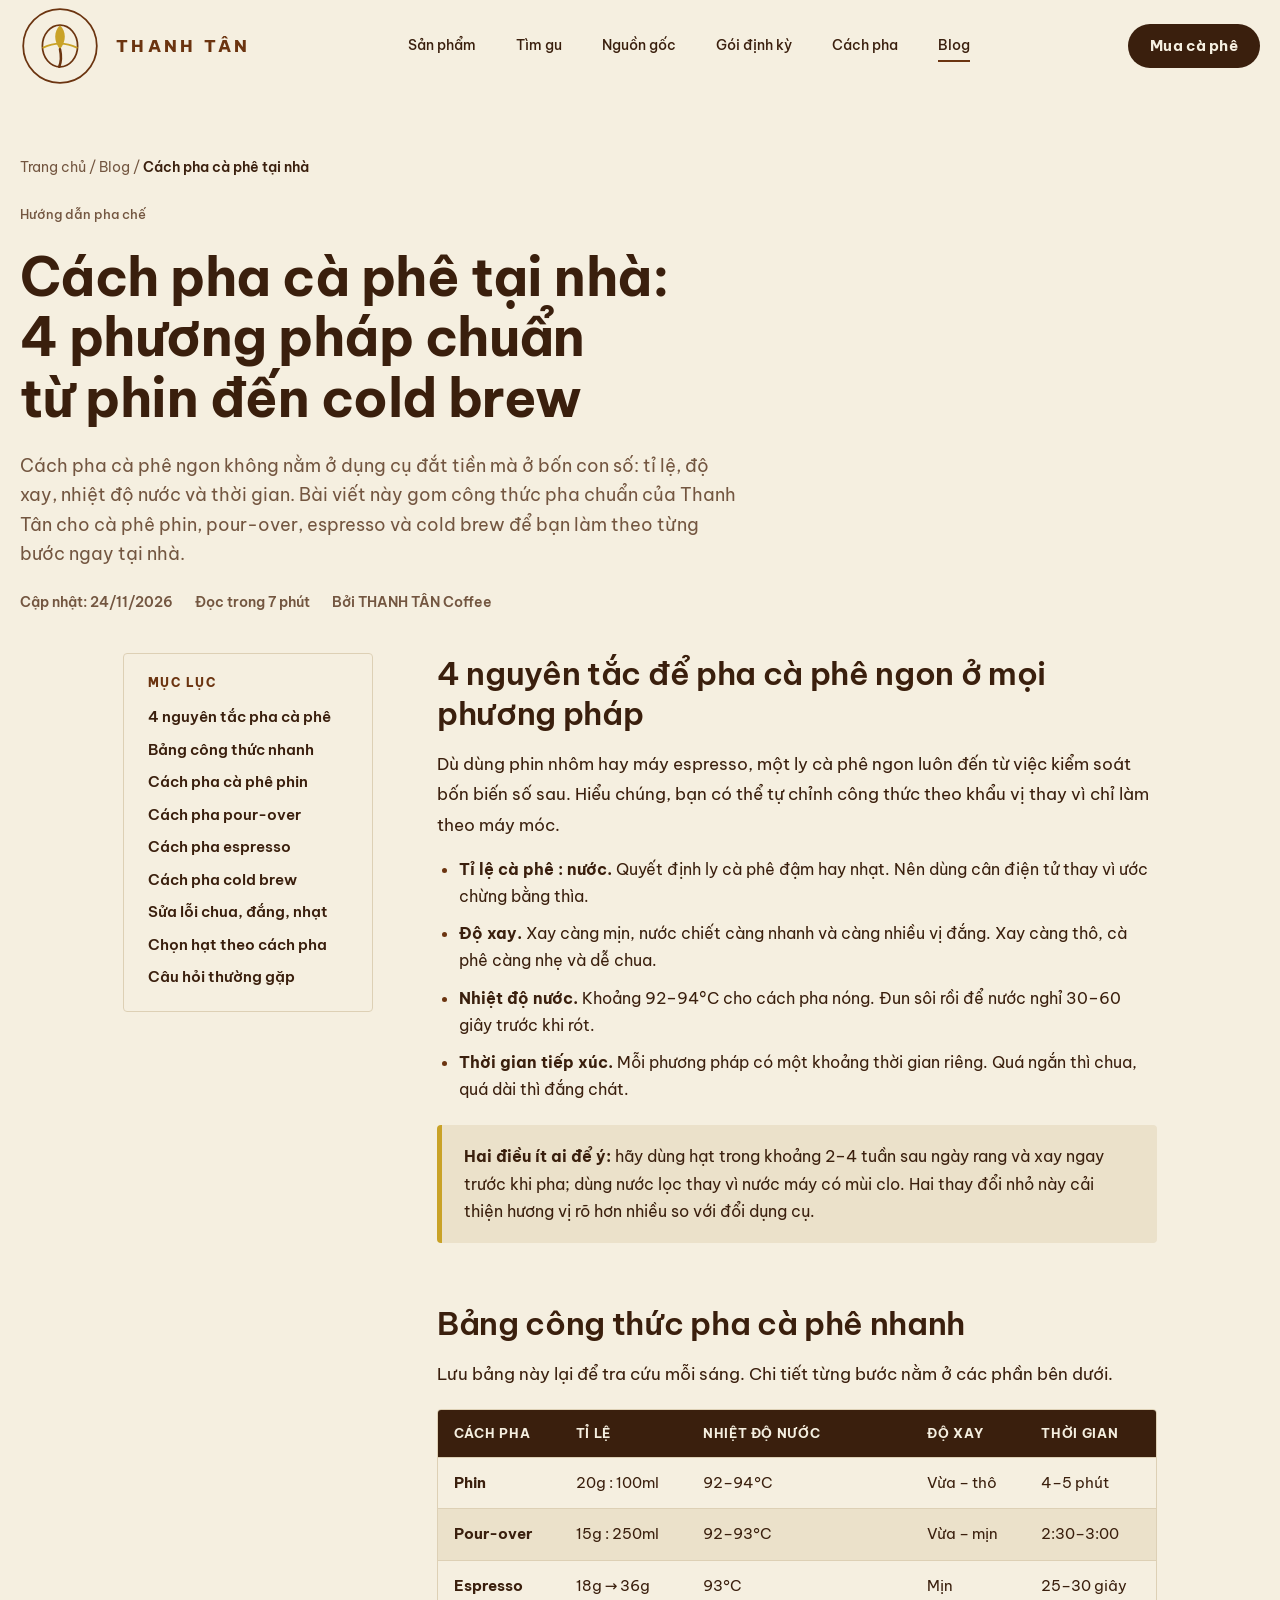
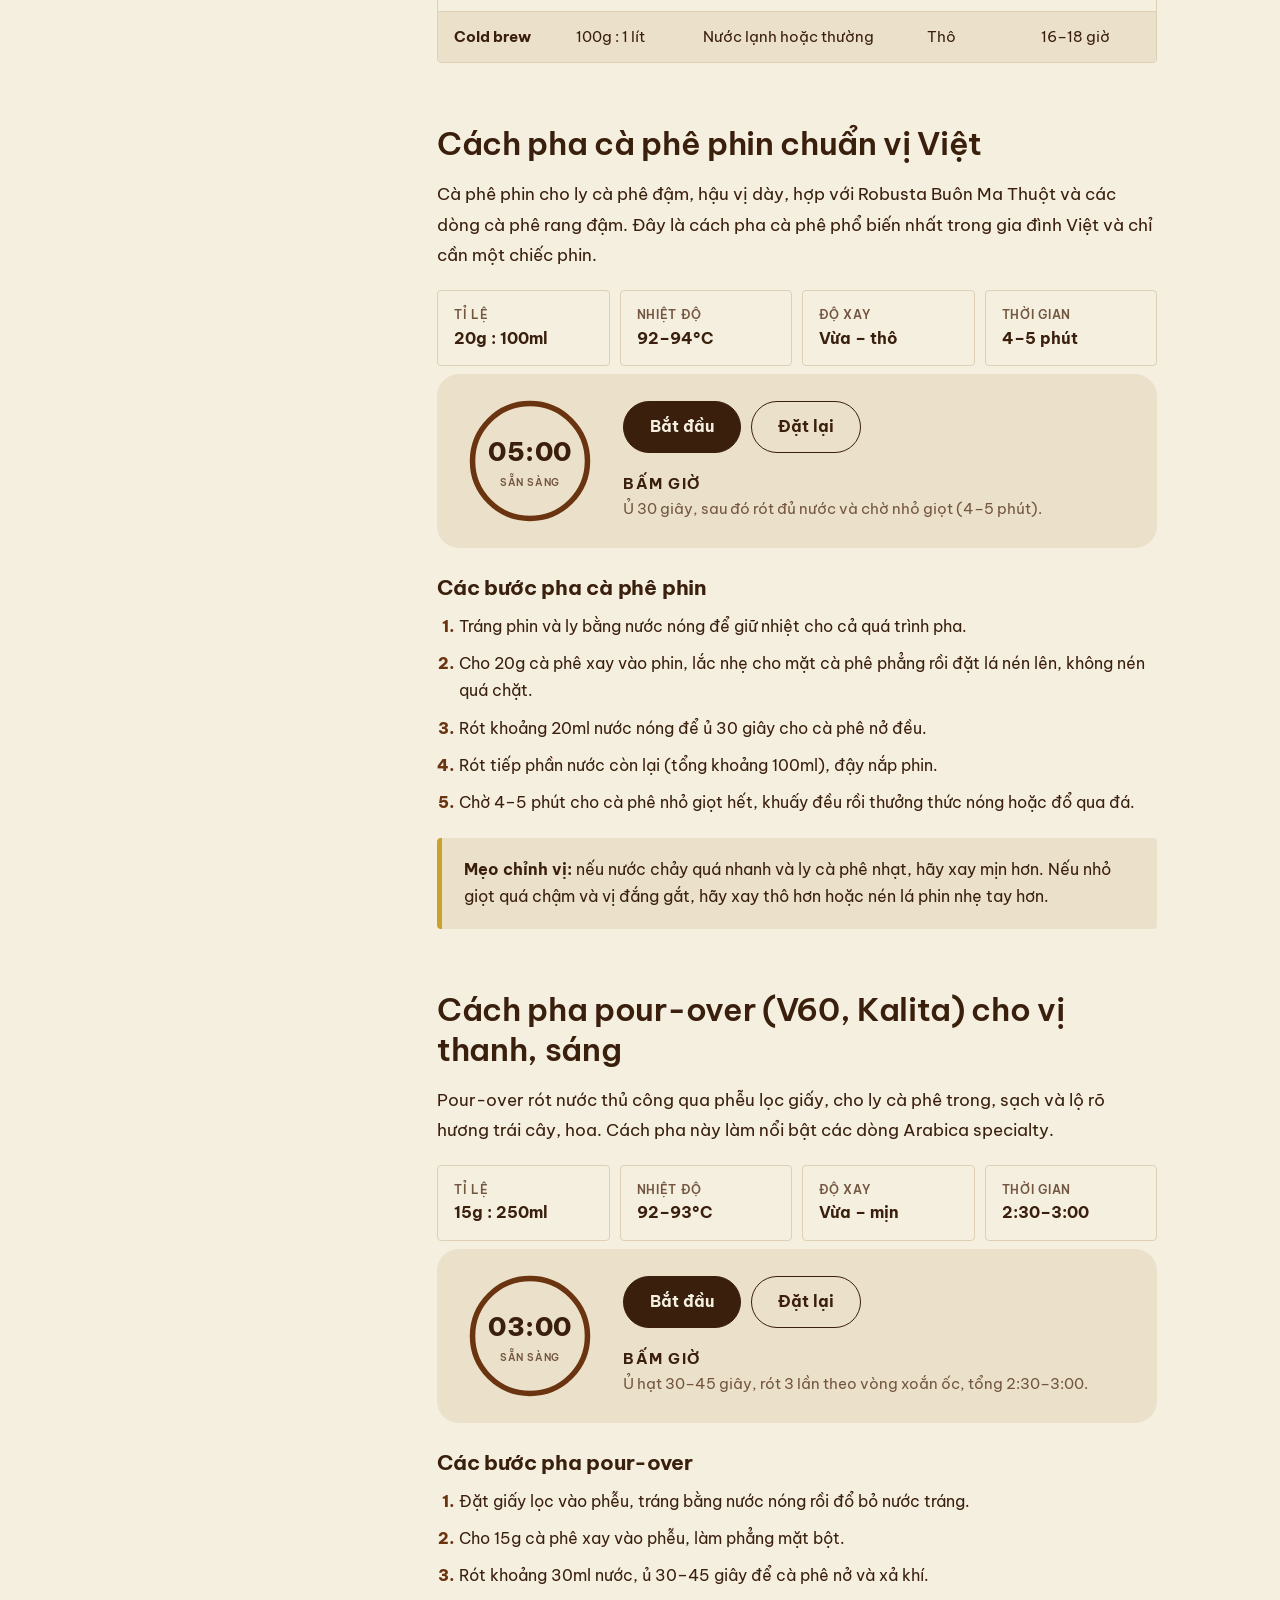
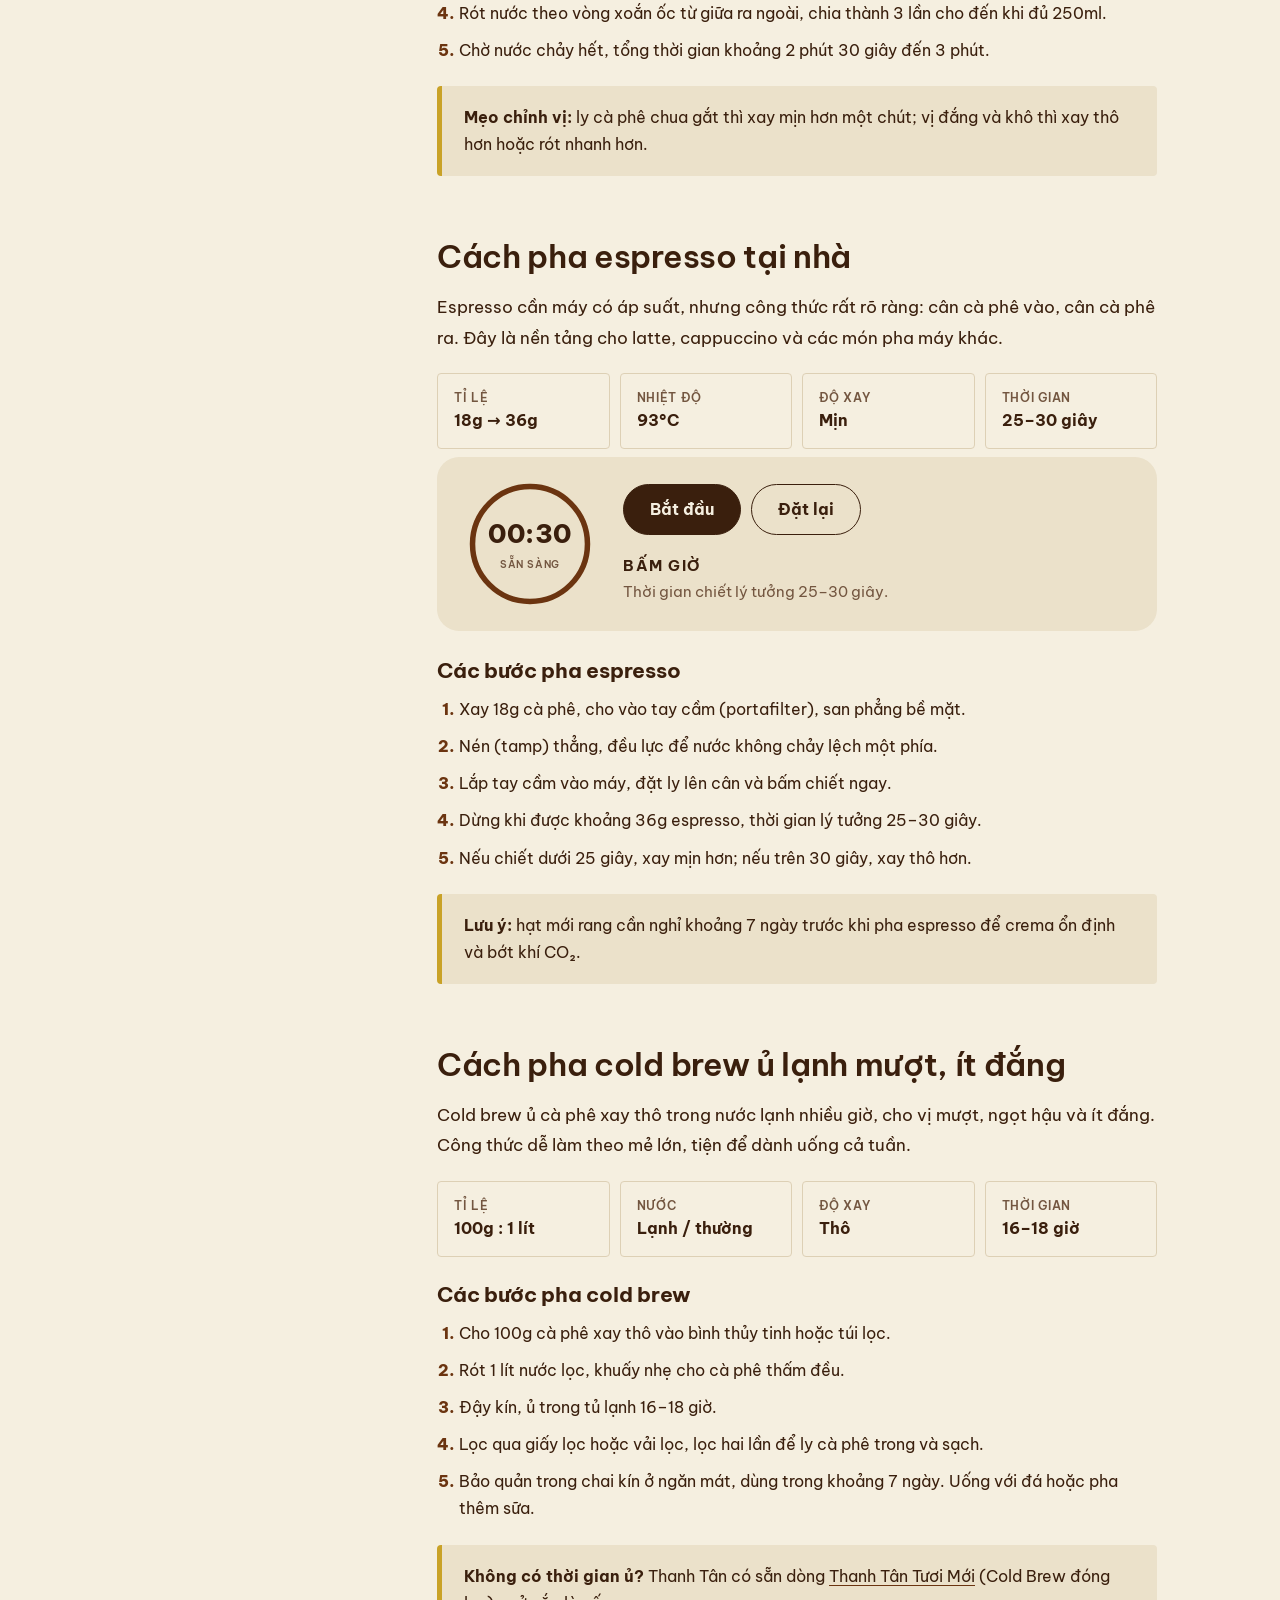
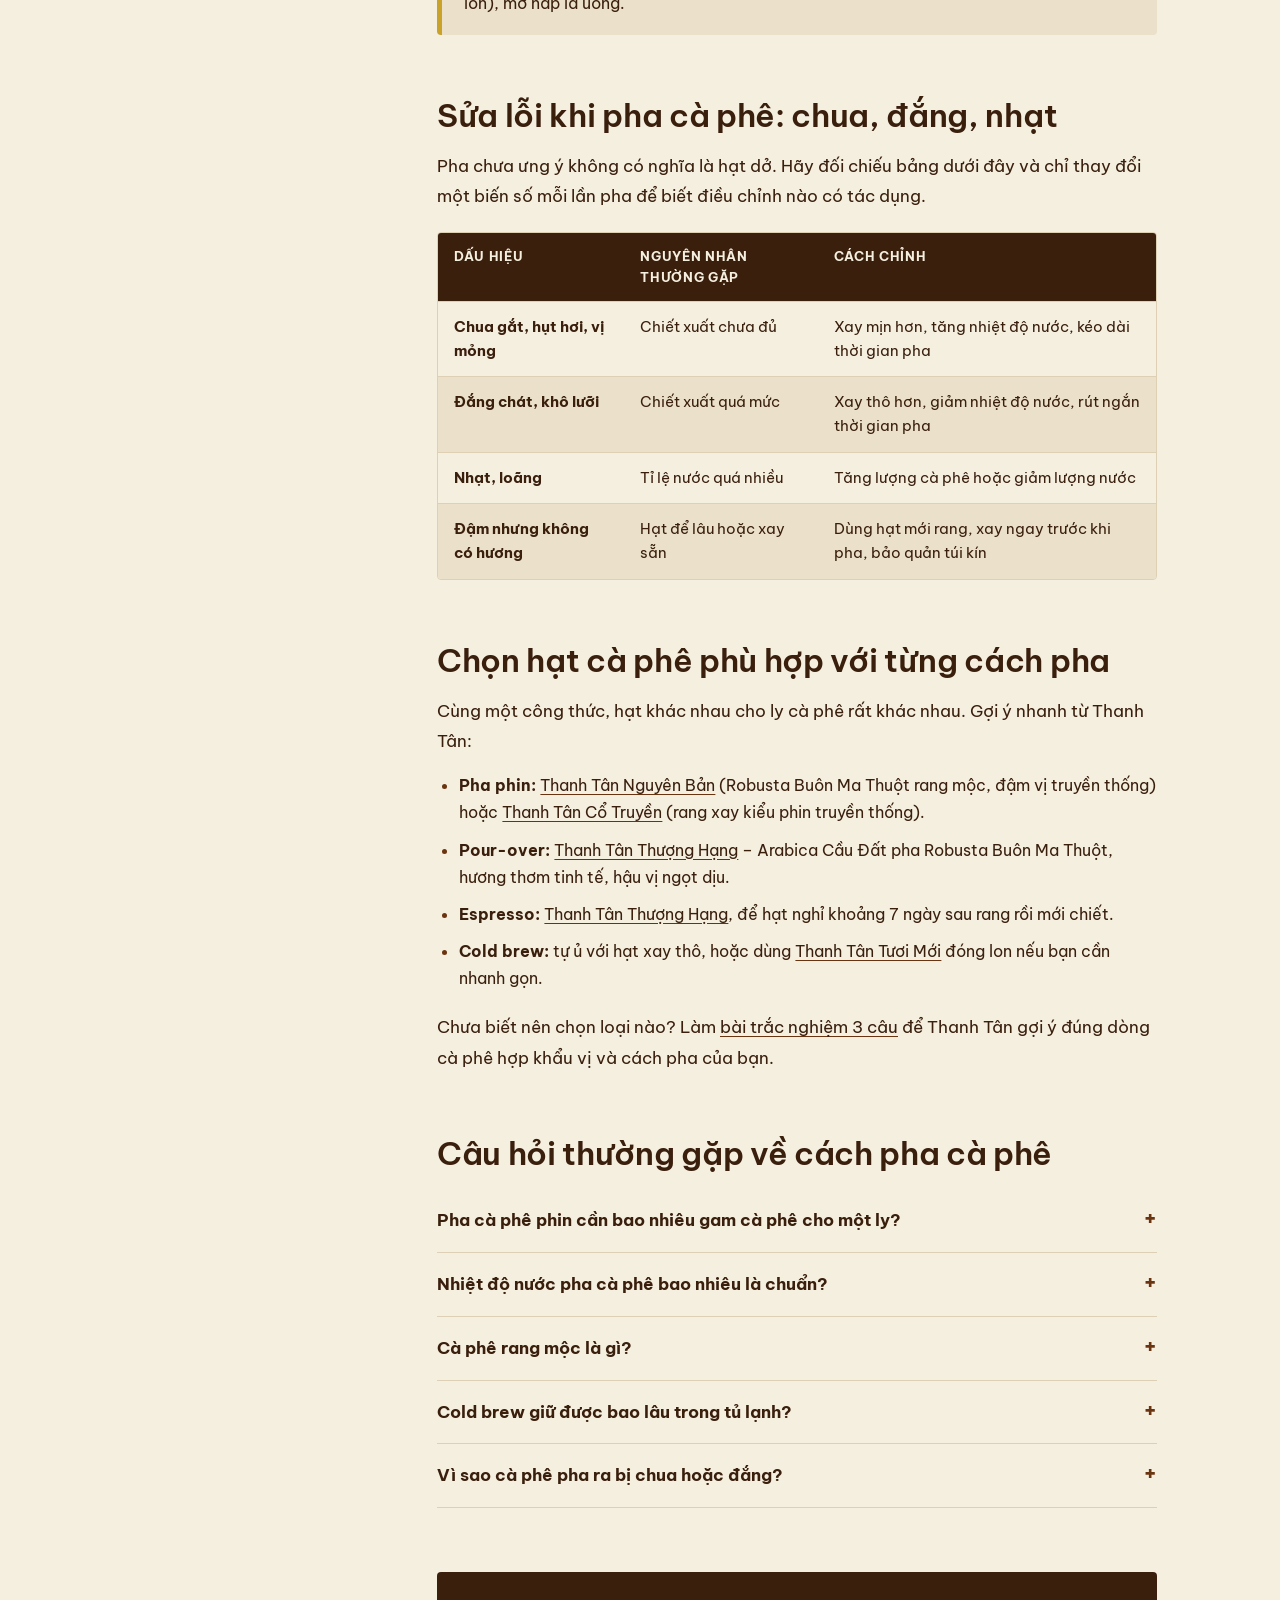
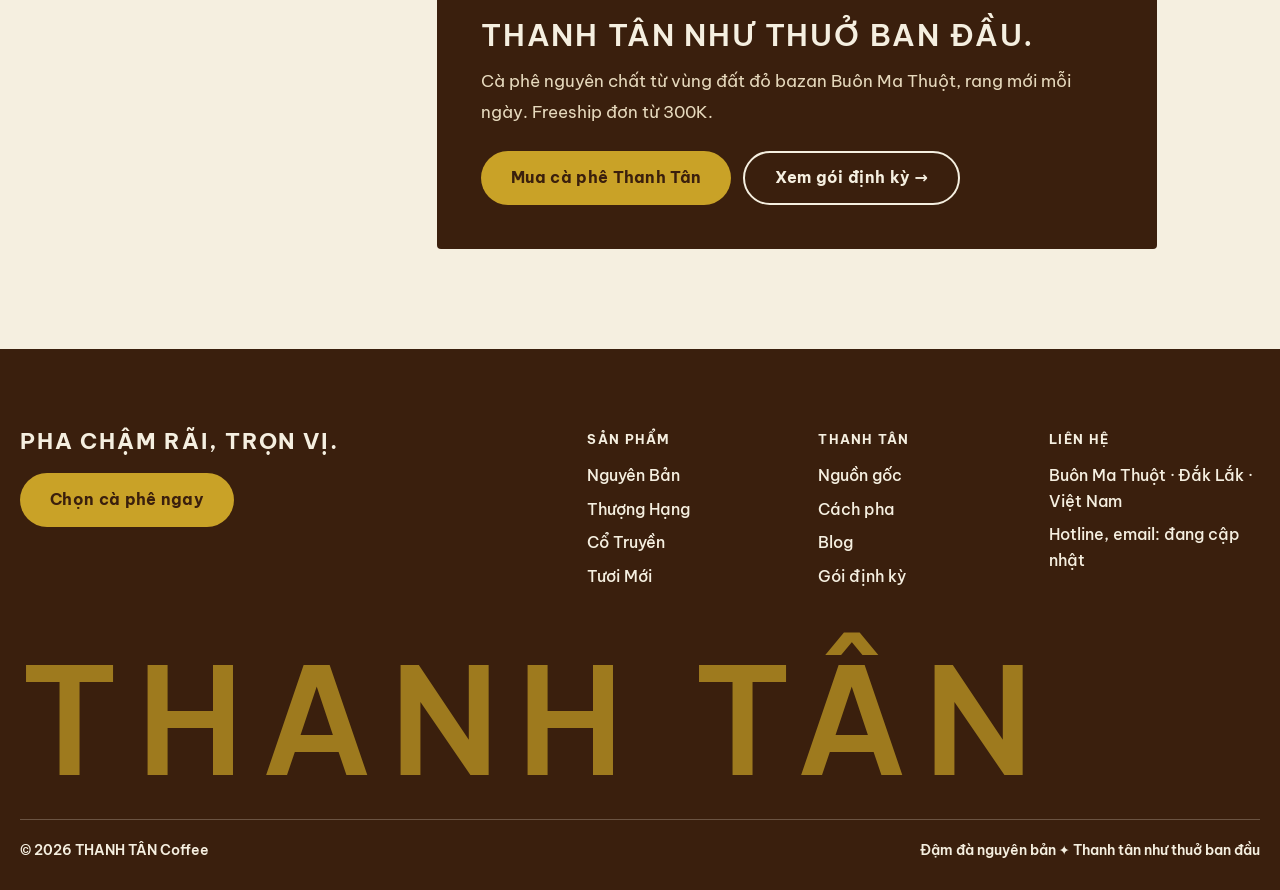
<file: coffee-shop/thu-nghiem-blog.html>
<!DOCTYPE html>
<html lang="vi">
<head>
  <meta charset="UTF-8" />
  <meta name="viewport" content="width=device-width, initial-scale=1.0" />
  <title>[Thử nghiệm] Cách pha cà phê tại nhà: Phin, Pour-over, Espresso, Cold brew | THANH TÂN Coffee</title>
  <meta name="description" content="Hướng dẫn cách pha cà phê tại nhà chuẩn barista: tỉ lệ, nhiệt độ nước, độ xay, thời gian cho phin, pour-over, espresso và cold brew. Kèm bảng sửa lỗi chua, đắng, nhạt." />
  <meta name="robots" content="noindex, nofollow" />
  <meta property="og:type" content="article" />
  <meta property="og:locale" content="vi_VN" />
  <meta property="og:site_name" content="THANH TÂN Coffee" />
  <meta property="og:title" content="Cách pha cà phê tại nhà: Phin, Pour-over, Espresso, Cold brew" />
  <meta property="og:description" content="Tỉ lệ, nhiệt độ, độ xay và thời gian chuẩn cho 4 cách pha cà phê phổ biến. Làm theo từng bước, pha ngon ngay từ ly đầu tiên." />
  <link rel="preconnect" href="https://fonts.googleapis.com" />
  <link rel="preconnect" href="https://fonts.gstatic.com" crossorigin />
  <link href="https://fonts.googleapis.com/css2?family=Be+Vietnam+Pro:wght@400;500;600;700;800&family=Fraunces:opsz,wght@9..144,500;9..144,700;9..144,900&display=swap" rel="stylesheet" />
  <link rel="stylesheet" href="style.css" />
  <link rel="stylesheet" href="lab.css" />

</head>
<body>
  <div class="read-progress" aria-hidden="true"><i></i></div>

  <!-- ===== HEADER ===== -->
  <header class="header" id="header">
    <div class="container header__inner">
      <a href="index.html" class="logo" aria-label="THANH TÂN Coffee – Trang chủ">
        <svg viewBox="0 0 100 100" class="logo__mark" aria-hidden="true">
          <circle cx="50" cy="50" r="46" fill="none" stroke="var(--brown)" stroke-width="2.2"/>
          <ellipse cx="50" cy="50" rx="22" ry="26" fill="var(--paper)" stroke="var(--brown)" stroke-width="2.2"/>
          <path d="M50 24C58 32 58 44 50 54C42 44 42 32 50 24Z" fill="var(--gold)"/>
          <path d="M50 54C52 63 51 71 49 76" stroke="var(--brown)" stroke-width="3.2" fill="none" stroke-linecap="round"/>
          <path d="M29 52Q50 42 71 52" stroke="var(--gold)" stroke-width="2.2" fill="none" stroke-linecap="round"/>
        </svg>
        <span>Thanh Tân</span>
      </a>
      <nav class="nav" id="nav" aria-label="Điều hướng chính">
        <a href="san-pham.html">Sản phẩm</a>
        <a href="tim-gu.html">Tìm gu</a>
        <a href="nguon-goc.html">Nguồn gốc</a>
        <a href="goi-dinh-ky.html">Gói định kỳ</a>
        <a href="cach-pha.html">Cách pha</a>
        <a href="blog.html" class="active" aria-current="page">Blog</a>
      </nav>
      <div class="header__actions">
        <a href="san-pham.html" class="btn btn--dark btn--sm">Mua cà phê</a>
        <button class="icon-btn menu-toggle" id="menuToggle" aria-label="Mở menu">
          <svg viewBox="0 0 24 24" width="24" height="24" stroke="currentColor" stroke-width="2.2" stroke-linecap="round"><path d="M4 8h16M4 16h16"/></svg>
        </button>
      </div>
    </div>
  </header>

  <main>
    <!-- ===== TIÊU ĐỀ BÀI VIẾT ===== -->
    <section class="post-hero">
      <div class="container">
        <nav class="crumbs" aria-label="Breadcrumb">
          <a href="index.html">Trang chủ</a> / <a href="blog.html">Blog</a> / <span>Cách pha cà phê tại nhà</span>
        </nav>
        <span class="pill">Hướng dẫn pha chế</span>
        <h1>Cách pha cà phê tại nhà: 4 phương pháp chuẩn từ phin đến cold brew</h1>
        <p class="post-lead">Cách pha cà phê ngon không nằm ở dụng cụ đắt tiền mà ở bốn con số: tỉ lệ, độ xay, nhiệt độ nước và thời gian. Bài viết này gom công thức pha chuẩn của Thanh Tân cho cà phê phin, pour-over, espresso và cold brew để bạn làm theo từng bước ngay tại nhà.</p>
        <div class="post-meta">
          <span>Cập nhật: 24/11/2026</span>
          <span>Đọc trong 7 phút</span>
          <span>Bởi THANH TÂN Coffee</span>
        </div>
      </div>
    </section>

    <div class="container post-layout">
      <!-- ===== MỤC LỤC ===== -->
      <aside class="toc" aria-label="Mục lục">
        <h2>Mục lục</h2>
        <ol>
          <li><a href="#nguyen-tac">4 nguyên tắc pha cà phê</a></li>
          <li><a href="#bang-so-sanh">Bảng công thức nhanh</a></li>
          <li><a href="#pha-phin">Cách pha cà phê phin</a></li>
          <li><a href="#pour-over">Cách pha pour-over</a></li>
          <li><a href="#espresso">Cách pha espresso</a></li>
          <li><a href="#cold-brew">Cách pha cold brew</a></li>
          <li><a href="#loi-thuong-gap">Sửa lỗi chua, đắng, nhạt</a></li>
          <li><a href="#chon-hat">Chọn hạt theo cách pha</a></li>
          <li><a href="#faq">Câu hỏi thường gặp</a></li>
        </ol>
      </aside>

      <article class="post-body">

        <h2 id="nguyen-tac">4 nguyên tắc để pha cà phê ngon ở mọi phương pháp</h2>
        <p>Dù dùng phin nhôm hay máy espresso, một ly cà phê ngon luôn đến từ việc kiểm soát bốn biến số sau. Hiểu chúng, bạn có thể tự chỉnh công thức theo khẩu vị thay vì chỉ làm theo máy móc.</p>
        <ul>
          <li><strong>Tỉ lệ cà phê : nước.</strong> Quyết định ly cà phê đậm hay nhạt. Nên dùng cân điện tử thay vì ước chừng bằng thìa.</li>
          <li><strong>Độ xay.</strong> Xay càng mịn, nước chiết càng nhanh và càng nhiều vị đắng. Xay càng thô, cà phê càng nhẹ và dễ chua.</li>
          <li><strong>Nhiệt độ nước.</strong> Khoảng 92–94°C cho cách pha nóng. Đun sôi rồi để nước nghỉ 30–60 giây trước khi rót.</li>
          <li><strong>Thời gian tiếp xúc.</strong> Mỗi phương pháp có một khoảng thời gian riêng. Quá ngắn thì chua, quá dài thì đắng chát.</li>
        </ul>
        <div class="callout">
          <b>Hai điều ít ai để ý:</b> hãy dùng hạt trong khoảng 2–4 tuần sau ngày rang và xay ngay trước khi pha; dùng nước lọc thay vì nước máy có mùi clo. Hai thay đổi nhỏ này cải thiện hương vị rõ hơn nhiều so với đổi dụng cụ.
        </div>

        <h2 id="bang-so-sanh">Bảng công thức pha cà phê nhanh</h2>
        <p>Lưu bảng này lại để tra cứu mỗi sáng. Chi tiết từng bước nằm ở các phần bên dưới.</p>
        <div class="table-wrap">
          <table>
            <caption class="sr-only">So sánh tỉ lệ, nhiệt độ, độ xay và thời gian của 4 cách pha cà phê</caption>
            <thead>
              <tr><th scope="col">Cách pha</th><th scope="col">Tỉ lệ</th><th scope="col">Nhiệt độ nước</th><th scope="col">Độ xay</th><th scope="col">Thời gian</th></tr>
            </thead>
            <tbody>
              <tr><th scope="row">Phin</th><td>20g : 100ml</td><td>92–94°C</td><td>Vừa – thô</td><td>4–5 phút</td></tr>
              <tr><th scope="row">Pour-over</th><td>15g : 250ml</td><td>92–93°C</td><td>Vừa – mịn</td><td>2:30–3:00</td></tr>
              <tr><th scope="row">Espresso</th><td>18g → 36g</td><td>93°C</td><td>Mịn</td><td>25–30 giây</td></tr>
              <tr><th scope="row">Cold brew</th><td>100g : 1 lít</td><td>Nước lạnh hoặc thường</td><td>Thô</td><td>16–18 giờ</td></tr>
            </tbody>
          </table>
        </div>

        <h2 id="pha-phin">Cách pha cà phê phin chuẩn vị Việt</h2>
        <p>Cà phê phin cho ly cà phê đậm, hậu vị dày, hợp với Robusta Buôn Ma Thuột và các dòng cà phê rang đậm. Đây là cách pha cà phê phổ biến nhất trong gia đình Việt và chỉ cần một chiếc phin.</p>
        <div class="spec" aria-label="Thông số pha phin">
          <div><small>Tỉ lệ</small><b>20g : 100ml</b></div>
          <div><small>Nhiệt độ</small><b>92–94°C</b></div>
          <div><small>Độ xay</small><b>Vừa – thô</b></div>
          <div><small>Thời gian</small><b>4–5 phút</b></div>
        </div>
        <h3>Các bước pha cà phê phin</h3>
        <ol>
          <li>Tráng phin và ly bằng nước nóng để giữ nhiệt cho cả quá trình pha.</li>
          <li>Cho 20g cà phê xay vào phin, lắc nhẹ cho mặt cà phê phẳng rồi đặt lá nén lên, không nén quá chặt.</li>
          <li>Rót khoảng 20ml nước nóng để ủ 30 giây cho cà phê nở đều.</li>
          <li>Rót tiếp phần nước còn lại (tổng khoảng 100ml), đậy nắp phin.</li>
          <li>Chờ 4–5 phút cho cà phê nhỏ giọt hết, khuấy đều rồi thưởng thức nóng hoặc đổ qua đá.</li>
        </ol>
        <div class="callout"><b>Mẹo chỉnh vị:</b> nếu nước chảy quá nhanh và ly cà phê nhạt, hãy xay mịn hơn. Nếu nhỏ giọt quá chậm và vị đắng gắt, hãy xay thô hơn hoặc nén lá phin nhẹ tay hơn.</div>

        <h2 id="pour-over">Cách pha pour-over (V60, Kalita) cho vị thanh, sáng</h2>
        <p>Pour-over rót nước thủ công qua phễu lọc giấy, cho ly cà phê trong, sạch và lộ rõ hương trái cây, hoa. Cách pha này làm nổi bật các dòng Arabica specialty.</p>
        <div class="spec" aria-label="Thông số pha pour-over">
          <div><small>Tỉ lệ</small><b>15g : 250ml</b></div>
          <div><small>Nhiệt độ</small><b>92–93°C</b></div>
          <div><small>Độ xay</small><b>Vừa – mịn</b></div>
          <div><small>Thời gian</small><b>2:30–3:00</b></div>
        </div>
        <h3>Các bước pha pour-over</h3>
        <ol>
          <li>Đặt giấy lọc vào phễu, tráng bằng nước nóng rồi đổ bỏ nước tráng.</li>
          <li>Cho 15g cà phê xay vào phễu, làm phẳng mặt bột.</li>
          <li>Rót khoảng 30ml nước, ủ 30–45 giây để cà phê nở và xả khí.</li>
          <li>Rót nước theo vòng xoắn ốc từ giữa ra ngoài, chia thành 3 lần cho đến khi đủ 250ml.</li>
          <li>Chờ nước chảy hết, tổng thời gian khoảng 2 phút 30 giây đến 3 phút.</li>
        </ol>
        <div class="callout"><b>Mẹo chỉnh vị:</b> ly cà phê chua gắt thì xay mịn hơn một chút; vị đắng và khô thì xay thô hơn hoặc rót nhanh hơn.</div>

        <h2 id="espresso">Cách pha espresso tại nhà</h2>
        <p>Espresso cần máy có áp suất, nhưng công thức rất rõ ràng: cân cà phê vào, cân cà phê ra. Đây là nền tảng cho latte, cappuccino và các món pha máy khác.</p>
        <div class="spec" aria-label="Thông số pha espresso">
          <div><small>Tỉ lệ</small><b>18g → 36g</b></div>
          <div><small>Nhiệt độ</small><b>93°C</b></div>
          <div><small>Độ xay</small><b>Mịn</b></div>
          <div><small>Thời gian</small><b>25–30 giây</b></div>
        </div>
        <h3>Các bước pha espresso</h3>
        <ol>
          <li>Xay 18g cà phê, cho vào tay cầm (portafilter), san phẳng bề mặt.</li>
          <li>Nén (tamp) thẳng, đều lực để nước không chảy lệch một phía.</li>
          <li>Lắp tay cầm vào máy, đặt ly lên cân và bấm chiết ngay.</li>
          <li>Dừng khi được khoảng 36g espresso, thời gian lý tưởng 25–30 giây.</li>
          <li>Nếu chiết dưới 25 giây, xay mịn hơn; nếu trên 30 giây, xay thô hơn.</li>
        </ol>
        <div class="callout"><b>Lưu ý:</b> hạt mới rang cần nghỉ khoảng 7 ngày trước khi pha espresso để crema ổn định và bớt khí CO₂.</div>

        <h2 id="cold-brew">Cách pha cold brew ủ lạnh mượt, ít đắng</h2>
        <p>Cold brew ủ cà phê xay thô trong nước lạnh nhiều giờ, cho vị mượt, ngọt hậu và ít đắng. Công thức dễ làm theo mẻ lớn, tiện để dành uống cả tuần.</p>
        <div class="spec" aria-label="Thông số pha cold brew">
          <div><small>Tỉ lệ</small><b>100g : 1 lít</b></div>
          <div><small>Nước</small><b>Lạnh / thường</b></div>
          <div><small>Độ xay</small><b>Thô</b></div>
          <div><small>Thời gian</small><b>16–18 giờ</b></div>
        </div>
        <h3>Các bước pha cold brew</h3>
        <ol>
          <li>Cho 100g cà phê xay thô vào bình thủy tinh hoặc túi lọc.</li>
          <li>Rót 1 lít nước lọc, khuấy nhẹ cho cà phê thấm đều.</li>
          <li>Đậy kín, ủ trong tủ lạnh 16–18 giờ.</li>
          <li>Lọc qua giấy lọc hoặc vải lọc, lọc hai lần để ly cà phê trong và sạch.</li>
          <li>Bảo quản trong chai kín ở ngăn mát, dùng trong khoảng 7 ngày. Uống với đá hoặc pha thêm sữa.</li>
        </ol>
        <div class="callout"><b>Không có thời gian ủ?</b> Thanh Tân có sẵn dòng <a href="san-pham.html"><u>Thanh Tân Tươi Mới</u></a> (Cold Brew đóng lon), mở nắp là uống.</div>

        <h2 id="loi-thuong-gap">Sửa lỗi khi pha cà phê: chua, đắng, nhạt</h2>
        <p>Pha chưa ưng ý không có nghĩa là hạt dở. Hãy đối chiếu bảng dưới đây và chỉ thay đổi một biến số mỗi lần pha để biết điều chỉnh nào có tác dụng.</p>
        <div class="table-wrap">
          <table>
            <thead>
              <tr><th scope="col">Dấu hiệu</th><th scope="col">Nguyên nhân thường gặp</th><th scope="col">Cách chỉnh</th></tr>
            </thead>
            <tbody>
              <tr><th scope="row">Chua gắt, hụt hơi, vị mỏng</th><td>Chiết xuất chưa đủ</td><td>Xay mịn hơn, tăng nhiệt độ nước, kéo dài thời gian pha</td></tr>
              <tr><th scope="row">Đắng chát, khô lưỡi</th><td>Chiết xuất quá mức</td><td>Xay thô hơn, giảm nhiệt độ nước, rút ngắn thời gian pha</td></tr>
              <tr><th scope="row">Nhạt, loãng</th><td>Tỉ lệ nước quá nhiều</td><td>Tăng lượng cà phê hoặc giảm lượng nước</td></tr>
              <tr><th scope="row">Đậm nhưng không có hương</th><td>Hạt để lâu hoặc xay sẵn</td><td>Dùng hạt mới rang, xay ngay trước khi pha, bảo quản túi kín</td></tr>
            </tbody>
          </table>
        </div>

        <h2 id="chon-hat">Chọn hạt cà phê phù hợp với từng cách pha</h2>
        <p>Cùng một công thức, hạt khác nhau cho ly cà phê rất khác nhau. Gợi ý nhanh từ Thanh Tân:</p>
        <ul>
          <li><strong>Pha phin:</strong> <a href="san-pham.html"><u>Thanh Tân Nguyên Bản</u></a> (Robusta Buôn Ma Thuột rang mộc, đậm vị truyền thống) hoặc <a href="san-pham.html"><u>Thanh Tân Cổ Truyền</u></a> (rang xay kiểu phin truyền thống).</li>
          <li><strong>Pour-over:</strong> <a href="san-pham.html"><u>Thanh Tân Thượng Hạng</u></a> – Arabica Cầu Đất pha Robusta Buôn Ma Thuột, hương thơm tinh tế, hậu vị ngọt dịu.</li>
          <li><strong>Espresso:</strong> <a href="san-pham.html"><u>Thanh Tân Thượng Hạng</u></a>, để hạt nghỉ khoảng 7 ngày sau rang rồi mới chiết.</li>
          <li><strong>Cold brew:</strong> tự ủ với hạt xay thô, hoặc dùng <a href="san-pham.html"><u>Thanh Tân Tươi Mới</u></a> đóng lon nếu bạn cần nhanh gọn.</li>
        </ul>
        <p>Chưa biết nên chọn loại nào? Làm <a href="tim-gu.html"><u>bài trắc nghiệm 3 câu</u></a> để Thanh Tân gợi ý đúng dòng cà phê hợp khẩu vị và cách pha của bạn.</p>

        <h2 id="faq">Câu hỏi thường gặp về cách pha cà phê</h2>
        <div class="faq">
          <details>
            <summary>Pha cà phê phin cần bao nhiêu gam cà phê cho một ly?</summary>
            <p>Khoảng 20g cà phê xay cho 100ml nước nóng 92–94°C. Ủ 20ml nước trong 30 giây rồi rót đủ lượng còn lại, thời gian nhỏ giọt khoảng 4–5 phút.</p>
          </details>
          <details>
            <summary>Nhiệt độ nước pha cà phê bao nhiêu là chuẩn?</summary>
            <p>Với các cách pha nóng, nhiệt độ phù hợp là 92–94°C. Đun sôi rồi để nước nghỉ khoảng 30–60 giây trước khi pha để tránh cà phê bị đắng chát.</p>
          </details>
          <details>
            <summary>Cà phê rang mộc là gì?</summary>
            <p>Cà phê rang mộc là cà phê nguyên chất, chỉ rang từ hạt, không ướp bơ, hương liệu hay phụ gia tạo mùi. Hương vị đến hoàn toàn từ hạt và cách rang, nên nhìn rõ được sự khác nhau giữa các vùng trồng.</p>
          </details>
          <details>
            <summary>Cold brew giữ được bao lâu trong tủ lạnh?</summary>
            <p>Sau khi ủ 16–18 giờ và lọc hai lần, cold brew giữ được khoảng 7 ngày trong tủ lạnh nếu đậy kín nắp.</p>
          </details>
          <details>
            <summary>Vì sao cà phê pha ra bị chua hoặc đắng?</summary>
            <p>Vị chua gắt thường do chiết xuất chưa đủ: hãy xay mịn hơn hoặc tăng nhiệt độ nước. Vị đắng chát thường do chiết xuất quá mức: hãy xay thô hơn, giảm nhiệt độ hoặc rút ngắn thời gian pha. Xem chi tiết ở <a href="#loi-thuong-gap"><u>bảng sửa lỗi</u></a> phía trên.</p>
          </details>
        </div>

        <!-- ===== CTA ===== -->
        <aside class="post-cta">
          <h2>Thanh tân như thuở ban đầu.</h2>
          <p>Cà phê nguyên chất từ vùng đất đỏ bazan Buôn Ma Thuột, rang mới mỗi ngày. Freeship đơn từ 300K.</p>
          <div class="post-cta__btns">
            <a href="san-pham.html" class="btn btn--accent">Mua cà phê Thanh Tân</a>
            <a href="goi-dinh-ky.html" class="btn btn--ghost">Xem gói định kỳ →</a>
          </div>
        </aside>
      </article>
    </div>
  </main>

  <!-- ===== FOOTER ===== -->
  <footer class="footer">
    <div class="container">
      <div class="footer__top">
        <div class="footer__news">
          <h3>Pha chậm rãi, trọn vị.</h3>
          <a href="san-pham.html" class="btn btn--accent">Chọn cà phê ngay</a>
        </div>
        <div class="footer__cols">
          <div><h4>Sản phẩm</h4><a href="san-pham.html">Nguyên Bản</a><a href="san-pham.html">Thượng Hạng</a><a href="san-pham.html">Cổ Truyền</a><a href="san-pham.html">Tươi Mới</a></div>
          <div><h4>Thanh Tân</h4><a href="nguon-goc.html">Nguồn gốc</a><a href="cach-pha.html">Cách pha</a><a href="blog.html">Blog</a><a href="goi-dinh-ky.html">Gói định kỳ</a></div>
          <div><h4>Liên hệ</h4><span>Buôn Ma Thuột · Đắk Lắk · Việt Nam</span><span>Hotline, email: đang cập nhật</span></div>
        </div>
      </div>
      <div class="footer__word" aria-hidden="true">THANH TÂN</div>
      <div class="footer__bottom"><span>© <span id="year"></span> THANH TÂN Coffee</span><span>Đậm đà nguyên bản ✦ Thanh tân như thuở ban đầu</span></div>
    </div>
  </footer>

  <div class="toast" id="toast" role="status" aria-live="polite"></div>
  <script src="common.js"></script>
  <script src="timer.js"></script>
  <script src="blog.js"></script>
  <script src="lab-blog.js"></script>
</body>
</html>
</file>
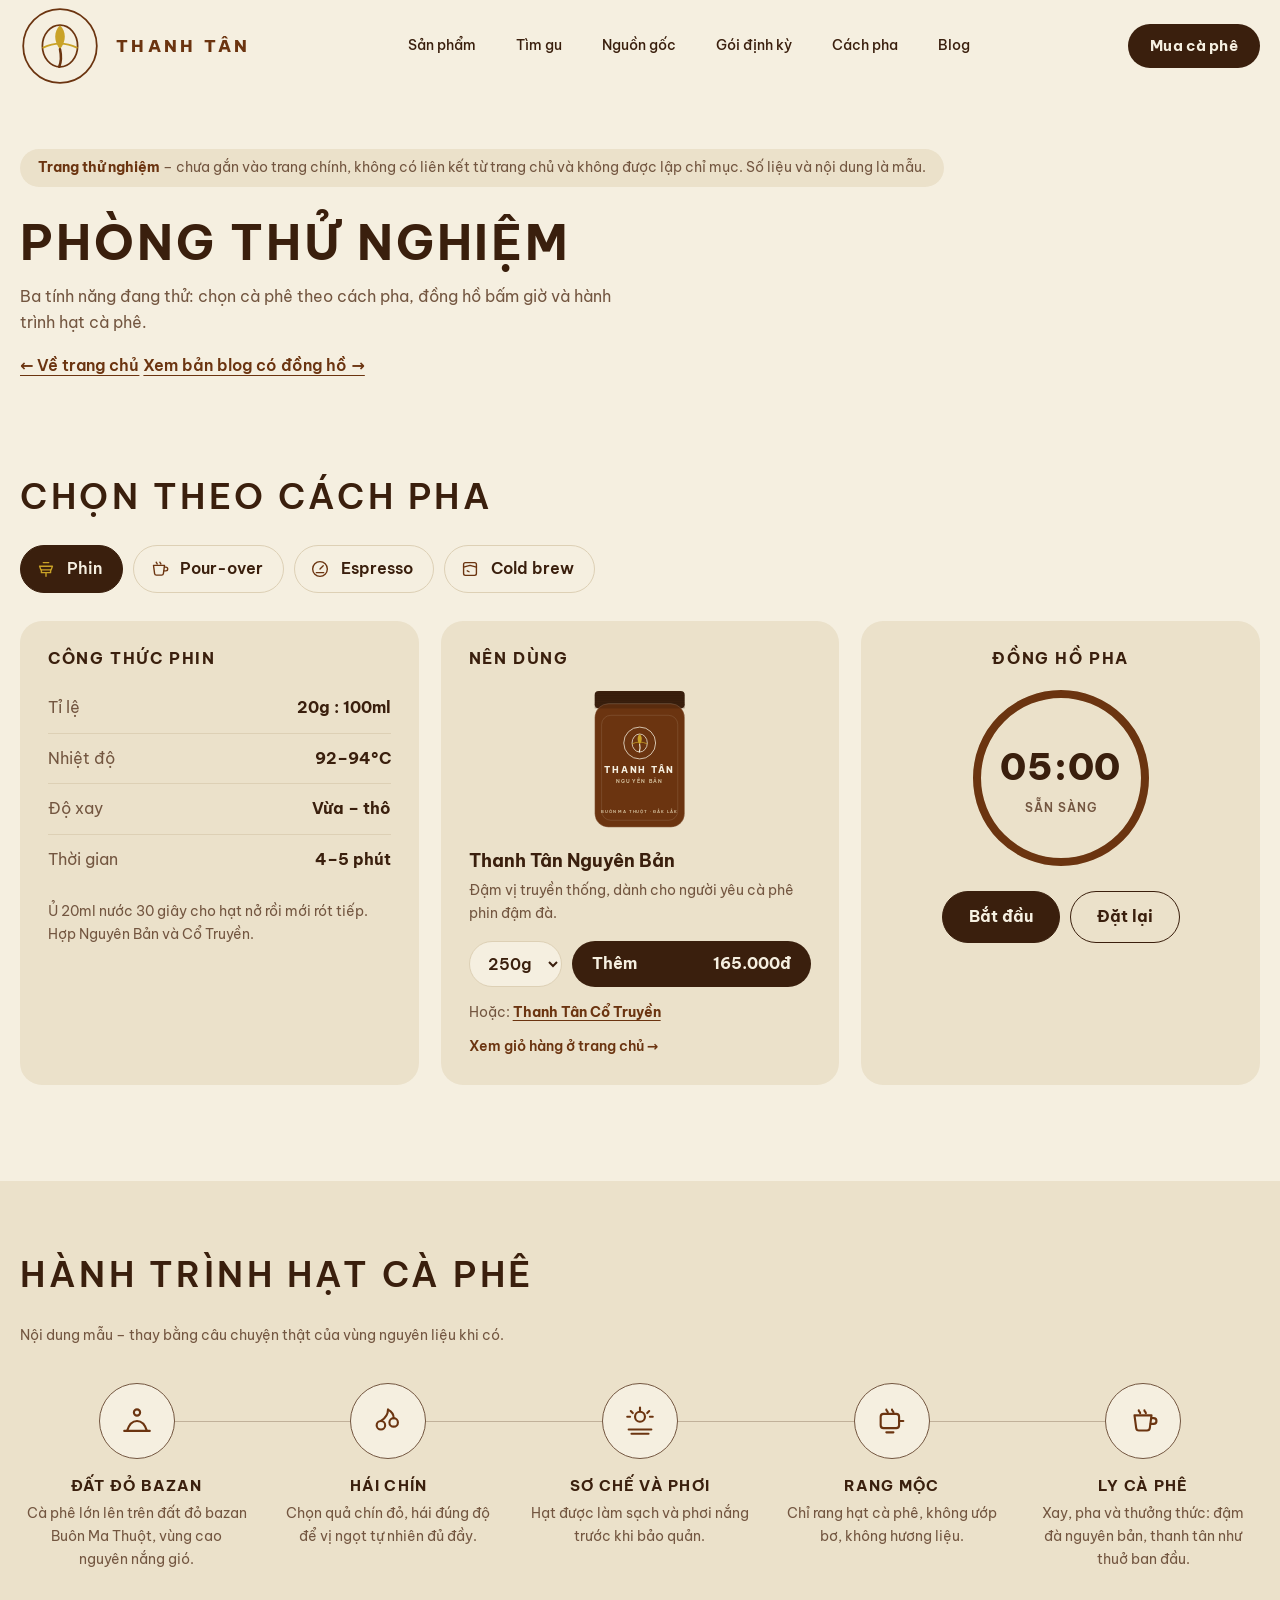
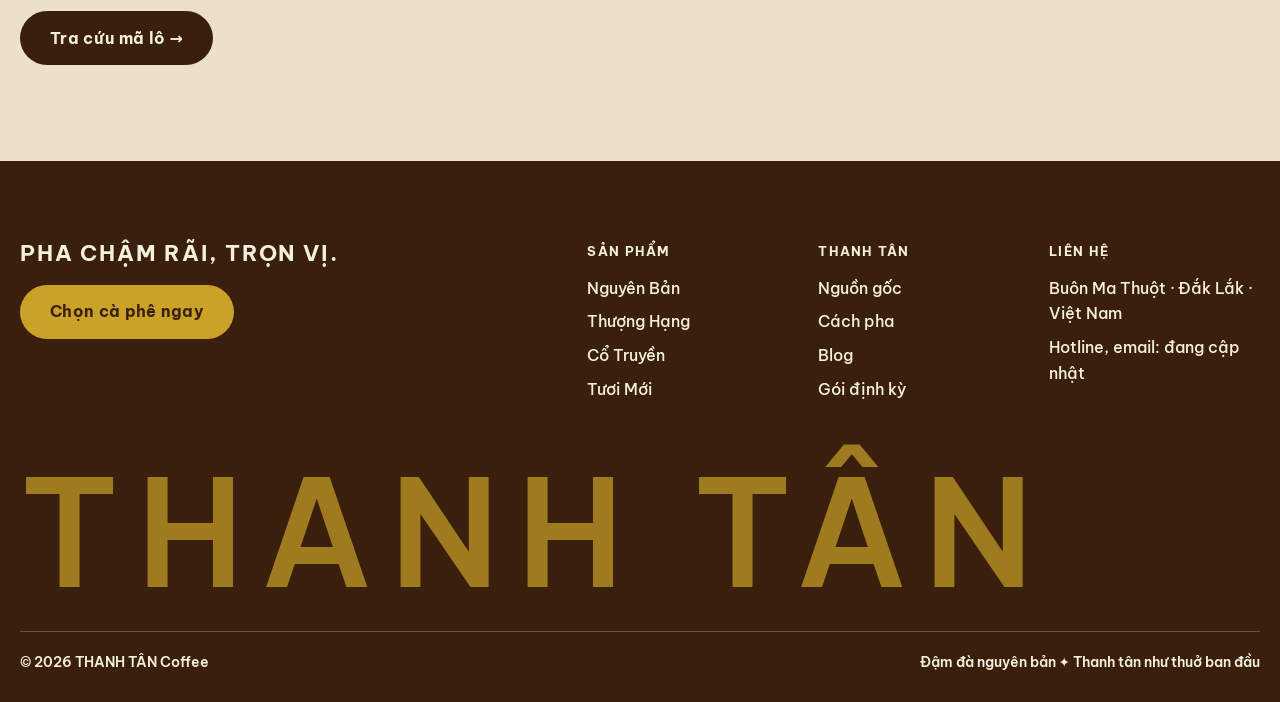
<file: coffee-shop/thu-nghiem.html>
<!DOCTYPE html>
<html lang="vi">
<head>
  <meta charset="UTF-8" />
  <meta name="viewport" content="width=device-width, initial-scale=1.0" />
  <title>Phòng thử nghiệm | THANH TÂN Coffee</title>
  <meta name="robots" content="noindex, nofollow" />
  <link rel="preconnect" href="https://fonts.googleapis.com" />
  <link rel="preconnect" href="https://fonts.gstatic.com" crossorigin />
  <link href="https://fonts.googleapis.com/css2?family=Be+Vietnam+Pro:wght@400;500;600;700;800&display=swap" rel="stylesheet" />
  <link rel="stylesheet" href="style.css" />
  <link rel="stylesheet" href="lab.css" />
</head>
<body>

  <!-- ===== HEADER ===== -->
  <header class="header" id="header">
    <div class="container header__inner">
      <a href="index.html" class="logo" aria-label="THANH TÂN Coffee – Trang chủ">
        <svg viewBox="0 0 100 100" class="logo__mark" aria-hidden="true">
          <circle cx="50" cy="50" r="46" fill="none" stroke="var(--brown)" stroke-width="2.2"/>
          <ellipse cx="50" cy="50" rx="22" ry="26" fill="var(--paper)" stroke="var(--brown)" stroke-width="2.2"/>
          <path d="M50 24C58 32 58 44 50 54C42 44 42 32 50 24Z" fill="var(--gold)"/>
          <path d="M50 54C52 63 51 71 49 76" stroke="var(--brown)" stroke-width="3.2" fill="none" stroke-linecap="round"/>
          <path d="M29 52Q50 42 71 52" stroke="var(--gold)" stroke-width="2.2" fill="none" stroke-linecap="round"/>
        </svg>
        <span>Thanh Tân</span>
      </a>
      <nav class="nav" id="nav" aria-label="Điều hướng chính">
        <a href="san-pham.html">Sản phẩm</a>
        <a href="tim-gu.html">Tìm gu</a>
        <a href="nguon-goc.html">Nguồn gốc</a>
        <a href="goi-dinh-ky.html">Gói định kỳ</a>
        <a href="cach-pha.html">Cách pha</a>
        <a href="blog.html">Blog</a>
      </nav>
      <div class="header__actions">
        <a href="san-pham.html" class="btn btn--dark btn--sm">Mua cà phê</a>
        <button class="icon-btn menu-toggle" id="menuToggle" aria-label="Mở menu">
          <svg viewBox="0 0 24 24" width="24" height="24" stroke="currentColor" stroke-width="2.2" stroke-linecap="round"><path d="M4 8h16M4 16h16"/></svg>
        </button>
      </div>
    </div>
  </header>

  <main class="lab">
    <section class="lab-hero">
      <div class="container">
        <p class="lab-note"><b>Trang thử nghiệm</b> – chưa gắn vào trang chính, không có liên kết từ trang chủ và không được lập chỉ mục. Số liệu và nội dung là mẫu.</p>
        <h1>Phòng thử nghiệm</h1>
        <p class="lab-lead">Ba tính năng đang thử: chọn cà phê theo cách pha, đồng hồ bấm giờ và hành trình hạt cà phê.</p>
        <a class="lab-back" href="index.html">← Về trang chủ</a>
        <a class="lab-back" href="thu-nghiem-blog.html">Xem bản blog có đồng hồ →</a>
      </div>
    </section>

    <!-- 1 + 2: CHỌN THEO CÁCH PHA + ĐỒNG HỒ -->
    <section class="section lab-sec" id="cach-pha">
      <div class="container">
        <div class="section__head"><h2>Chọn theo cách pha</h2></div>
        <div class="lab-tabs" id="methodTabs" role="tablist" aria-label="Cách pha"></div>
        <div class="method" id="methodPanel" role="tabpanel" aria-live="polite"></div>
      </div>
    </section>

    <!-- 3: HÀNH TRÌNH -->
    <section class="section lab-sec lab-sec--cream" id="hanh-trinh">
      <div class="container">
        <div class="section__head"><h2>Hành trình hạt cà phê</h2></div>
        <p class="lab-sample">Nội dung mẫu – thay bằng câu chuyện thật của vùng nguyên liệu khi có.</p>
        <ol class="journey" id="journey"></ol>
        <a class="btn btn--dark" href="nguon-goc.html">Tra cứu mã lô →</a>
      </div>
    </section>
  </main>

  <footer class="footer">
    <div class="container">
      <div class="footer__top">
        <div class="footer__news">
          <h3>Pha chậm rãi, trọn vị.</h3>
          <a href="san-pham.html" class="btn btn--accent">Chọn cà phê ngay</a>
        </div>
        <div class="footer__cols">
          <div><h4>Sản phẩm</h4><a href="san-pham.html">Nguyên Bản</a><a href="san-pham.html">Thượng Hạng</a><a href="san-pham.html">Cổ Truyền</a><a href="san-pham.html">Tươi Mới</a></div>
          <div><h4>Thanh Tân</h4><a href="nguon-goc.html">Nguồn gốc</a><a href="cach-pha.html">Cách pha</a><a href="blog.html">Blog</a><a href="goi-dinh-ky.html">Gói định kỳ</a></div>
          <div><h4>Liên hệ</h4><span>Buôn Ma Thuột · Đắk Lắk · Việt Nam</span><span>Hotline, email: đang cập nhật</span></div>
        </div>
      </div>
      <div class="footer__word" aria-hidden="true">THANH TÂN</div>
      <div class="footer__bottom"><span>© <span id="year"></span> THANH TÂN Coffee</span><span>Đậm đà nguyên bản ✦ Thanh tân như thuở ban đầu</span></div>
    </div>
  </footer>

  <div class="toast" id="toast" role="status" aria-live="polite"></div>
  <script src="common.js"></script>
  <script src="timer.js"></script>
  <script src="blog.js"></script>
  <script src="lab.js"></script>
</body>
</html>
</file>
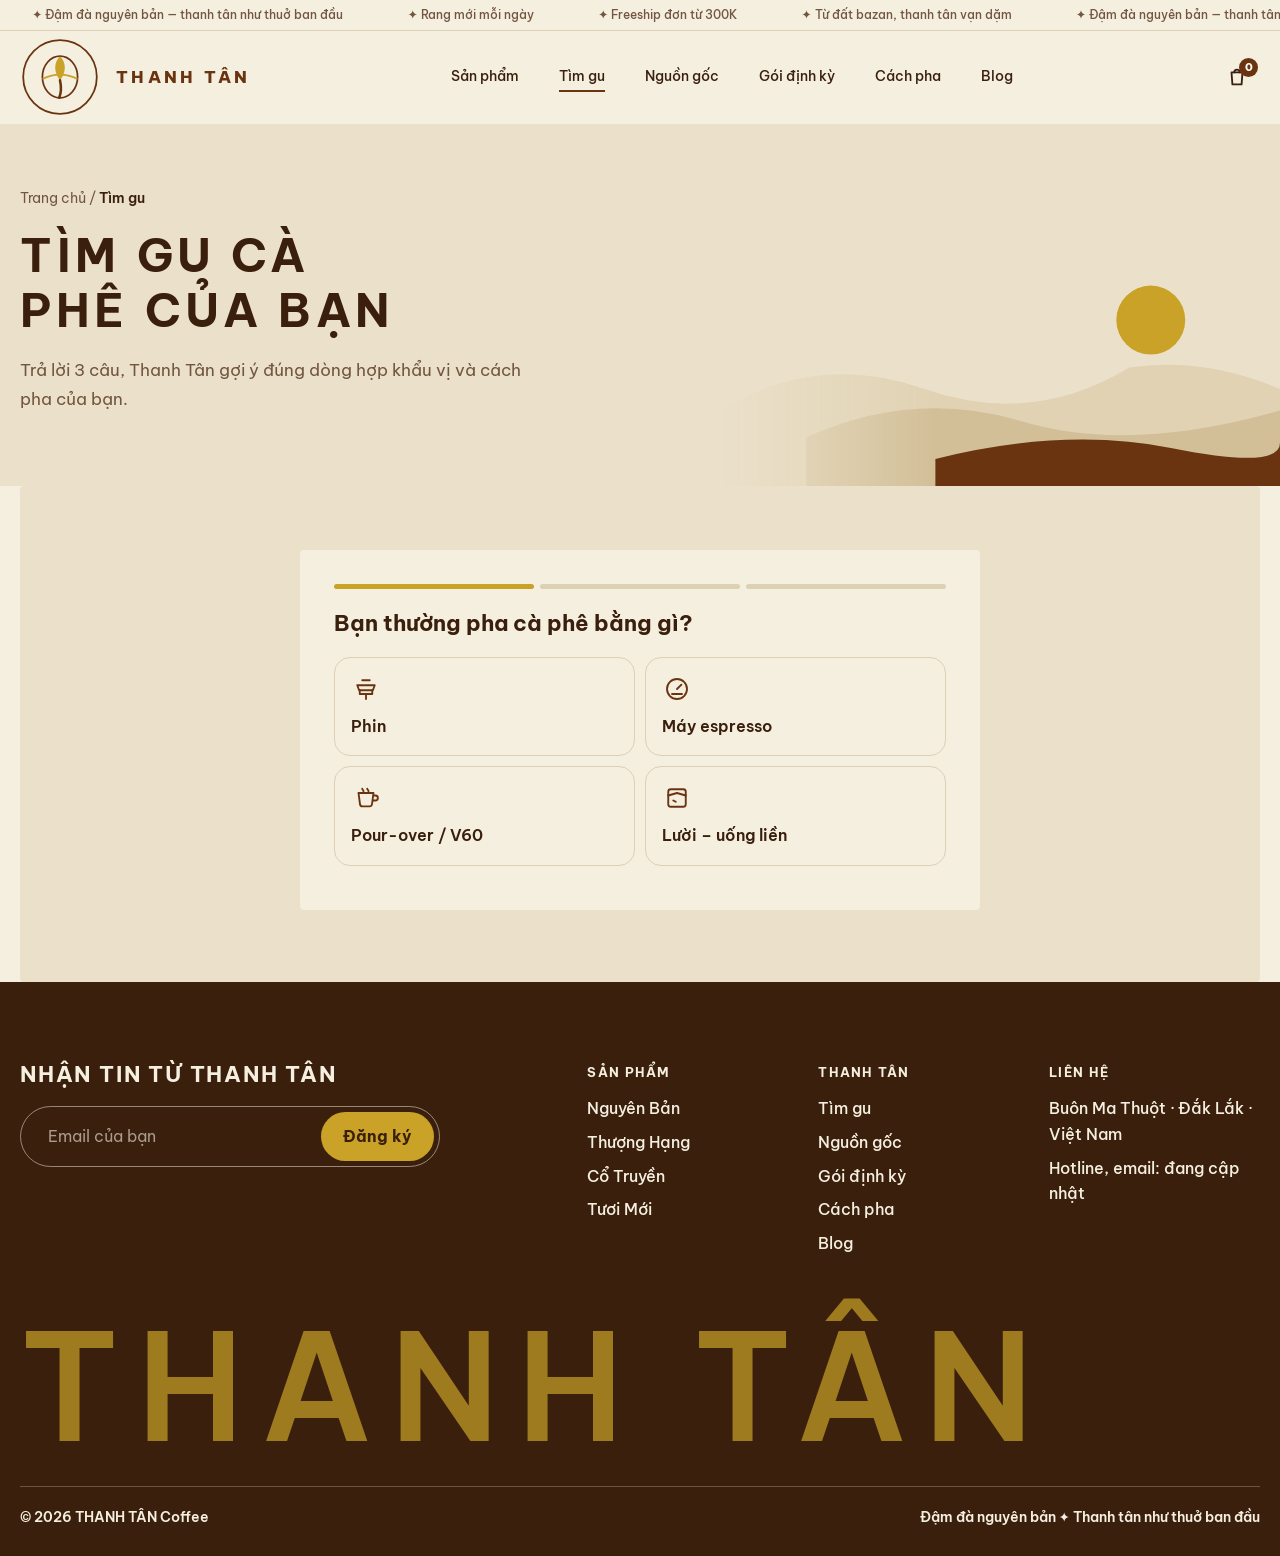
<file: coffee-shop/tim-gu.html>
<!DOCTYPE html>
<html lang="vi">
<head>
  <meta charset="UTF-8" />
  <meta name="viewport" content="width=device-width, initial-scale=1.0" />
  <title>Tìm gu cà phê của bạn: trắc nghiệm 3 câu | THANH TÂN Coffee</title>
  <meta name="description" content="Trả lời 3 câu hỏi nhanh, Thanh Tân gợi ý đúng dòng cà phê hợp khẩu vị và cách pha của bạn." />
  <link rel="preconnect" href="https://fonts.googleapis.com" />
  <link rel="preconnect" href="https://fonts.gstatic.com" crossorigin />
  <link href="https://fonts.googleapis.com/css2?family=Be+Vietnam+Pro:wght@400;500;600;700;800&display=swap" rel="stylesheet" />
  <link rel="stylesheet" href="style.css" />
</head>
<body data-page="tim-gu">

  <div class="topbar">
    <div class="marquee marquee--small">
      <div class="marquee__track">
        <span>✦ Đậm đà nguyên bản — thanh tân như thuở ban đầu</span><span>✦ Rang mới mỗi ngày</span><span>✦ Freeship đơn từ 300K</span><span>✦ Từ đất bazan, thanh tân vạn dặm</span>
        <span>✦ Đậm đà nguyên bản — thanh tân như thuở ban đầu</span><span>✦ Rang mới mỗi ngày</span><span>✦ Freeship đơn từ 300K</span><span>✦ Từ đất bazan, thanh tân vạn dặm</span>
      </div>
    </div>
  </div>

  <header class="header" id="header">
    <div class="container header__inner">
      <a href="index.html" class="logo" aria-label="THANH TÂN Coffee – Trang chủ">
        <svg viewBox="0 0 100 100" class="logo__mark" aria-hidden="true">
          <circle cx="50" cy="50" r="46" fill="none" stroke="var(--brown)" stroke-width="2.2"/>
          <ellipse cx="50" cy="50" rx="22" ry="26" fill="var(--paper)" stroke="var(--brown)" stroke-width="2.2"/>
          <path d="M50 24C58 32 58 44 50 54C42 44 42 32 50 24Z" fill="var(--gold)"/>
          <path d="M50 54C52 63 51 71 49 76" stroke="var(--brown)" stroke-width="3.2" fill="none" stroke-linecap="round"/>
          <path d="M29 52Q50 42 71 52" stroke="var(--gold)" stroke-width="2.2" fill="none" stroke-linecap="round"/>
        </svg>
        <span>Thanh Tân</span>
      </a>
      <nav class="nav" id="nav" aria-label="Điều hướng chính">
        <a href="san-pham.html">Sản phẩm</a>
        <a href="tim-gu.html" class="active" aria-current="page">Tìm gu</a>
        <a href="nguon-goc.html">Nguồn gốc</a>
        <a href="goi-dinh-ky.html">Gói định kỳ</a>
        <a href="cach-pha.html">Cách pha</a>
        <a href="blog.html">Blog</a>
      </nav>
      <div class="header__actions">
        <button class="icon-btn cart-btn" id="cartBtn" aria-label="Giỏ hàng">
          <svg viewBox="0 0 24 24" width="22" height="22" fill="none" stroke="currentColor" stroke-width="2" stroke-linecap="round" stroke-linejoin="round"><path d="M6 7h12l-1 13H7L6 7z"/><path d="M9 7a3 3 0 0 1 6 0"/></svg>
          <span class="cart-count" id="cartCount">0</span>
        </button>
        <button class="icon-btn menu-toggle" id="menuToggle" aria-label="Mở menu">
          <svg viewBox="0 0 24 24" width="24" height="24" stroke="currentColor" stroke-width="2.2" stroke-linecap="round"><path d="M4 8h16M4 16h16"/></svg>
        </button>
      </div>
    </div>
  </header>

  <main id="top">

    <section class="page-banner">
      <div class="container">
        <nav class="crumbs" aria-label="Điều hướng phụ"><a href="index.html">Trang chủ</a> / <span>Tìm gu</span></nav>
        <h1>Tìm gu cà phê của bạn</h1>
        <p>Trả lời 3 câu, Thanh Tân gợi ý đúng dòng hợp khẩu vị và cách pha của bạn.</p>
      </div>
      <svg class="page-banner__art" viewBox="0 0 520 220" preserveAspectRatio="xMaxYMax meet" aria-hidden="true">
      <circle cx="400" cy="66" r="32" fill="#C9A227"/>
      <path d="M0 220V150Q90 95 190 130T380 110Q450 100 520 130V220Z" fill="#E0D2B3"/>
      <path d="M80 220V175Q180 130 280 160T520 150V220Z" fill="#D2BF98"/>
      <path d="M200 220V195Q320 165 420 185T520 180V220Z" fill="#6B3410"/>
    </svg>
    </section>
<section class="section quiz" id="quiz">
      <div class="container quiz__inner quiz__inner--solo">
        <div class="quiz__card" id="quizCard"></div>
      </div>
    </section>
  </main>

  <footer class="footer">
    <div class="container">
      <div class="footer__top">
        <div class="footer__news">
          <h3>Nhận tin từ Thanh Tân</h3>
          <form class="news" id="newsForm">
            <input type="email" placeholder="Email của bạn" aria-label="Email" required />
            <button type="submit">Đăng ký</button>
          </form>
        </div>
        <div class="footer__cols">
          <div><h4>Sản phẩm</h4><a href="san-pham.html#p1">Nguyên Bản</a><a href="san-pham.html#p2">Thượng Hạng</a><a href="san-pham.html#p3">Cổ Truyền</a><a href="san-pham.html#p4">Tươi Mới</a></div>
          <div><h4>Thanh Tân</h4><a href="tim-gu.html">Tìm gu</a><a href="nguon-goc.html">Nguồn gốc</a><a href="goi-dinh-ky.html">Gói định kỳ</a><a href="cach-pha.html">Cách pha</a><a href="blog.html">Blog</a></div>
          <div><h4>Liên hệ</h4><span>Buôn Ma Thuột · Đắk Lắk · Việt Nam</span><span>Hotline, email: đang cập nhật</span></div>
        </div>
      </div>
      <div class="footer__word" aria-hidden="true">THANH TÂN</div>
      <div class="footer__bottom"><span>© <span id="year"></span> THANH TÂN Coffee</span><span>Đậm đà nguyên bản ✦ Thanh tân như thuở ban đầu</span></div>
    </div>
  </footer>

  <div class="overlay" id="overlay"></div>
  <aside class="cart" id="cart" aria-label="Giỏ hàng">
    <div class="cart__head"><h3>Giỏ hàng</h3><button class="icon-btn" id="cartClose" aria-label="Đóng">✕</button></div>
    <div class="ship" id="ship"><p id="shipText"></p><div class="ship__bar"><span id="shipBar"></span></div></div>
    <div class="cart__items" id="cartItems"></div>
    <div class="cart__foot">
      <div class="cart__total"><span>Tạm tính</span><b id="cartTotal">0đ</b></div>
      <button class="btn btn--dark btn--block" id="checkoutBtn">Thanh toán</button>
    </div>
  </aside>

  <div class="toast" id="toast" role="status"></div>

  <script src="common.js"></script>
  <script src="app.js"></script>
  <script src="quiz.js"></script>
</body>
</html>
</file>
<file: coffee-shop/style.css>
/* ==========================================================
   THANH TÂN Coffee – theo Bộ nhận diện thương hiệu
   Nâu đất + trắng ngà là chủ đạo; xanh cà phê + vàng đồng chỉ là điểm nhấn.
   Chữ: tiêu đề IN HOA giãn cách rộng, phụ đề thường đậm vừa, nội dung thường dễ đọc.
   ========================================================== */
:root {
  --paper: #F5EFE0;   /* Trắng Ngà – nền chủ đạo */
  --cream: #EBE1CA;   /* tông đậm hơn của trắng ngà, dùng cho khối phụ */
  --ink: #3A1F0D;     /* nâu đậm – chữ, nền bản đảo */
  --ink-2: #735640;   /* nâu nhạt – chữ phụ */
  --line: #DDD0B5;
  --brown: #6B3410;   /* Nâu Đất Bazan */
  --forest: #3D5C34;  /* Xanh Cà Phê Tươi – điểm nhấn */
  --gold: #C9A227;    /* Vàng Đồng – điểm nhấn */
  --radius: 22px;
  --display: "Be Vietnam Pro", "DejaVu Sans", system-ui, sans-serif;
  --sans: "Be Vietnam Pro", "DejaVu Sans", system-ui, sans-serif;
}

* { margin: 0; padding: 0; box-sizing: border-box; }
html { scroll-behavior: smooth; scroll-padding-top: 80px; }
body { font-family: var(--sans); background: var(--paper); color: var(--ink); line-height: 1.6; overflow-x: hidden; -webkit-font-smoothing: antialiased; }
a { color: inherit; text-decoration: none; }
button { font: inherit; color: inherit; background: none; border: 0; cursor: pointer; }
input, select { font: inherit; }
svg { display: block; }

.container { width: min(1240px, 100% - 32px); margin-inline: auto; }
.section { padding: 110px 0; }
h1, h2, h3 { font-family: var(--display); font-weight: 700; line-height: 1.15; letter-spacing: -0.01em; }
h2 { font-size: clamp(1.7rem, 3.6vw, 2.6rem); text-transform: uppercase; letter-spacing: .06em; line-height: 1.2; }

.kicker { display: inline-block; font-size: .78rem; font-weight: 700; letter-spacing: .12em; text-transform: uppercase; color: var(--brown); margin-bottom: 14px; }
.kicker--light { color: var(--gold); }
.section__head { display: flex; justify-content: space-between; align-items: end; gap: 30px; flex-wrap: wrap; margin-bottom: 48px; }
.section__lead { color: var(--ink-2); max-width: 460px; font-size: 1.05rem; }

/* Buttons */
.btn { display: inline-flex; align-items: center; justify-content: center; gap: 8px; height: 54px; padding: 0 30px; border-radius: 999px; font-weight: 700; transition: transform .2s, background .2s, color .2s; }
.btn:hover { transform: translateY(-2px); }
.btn--dark { background: var(--ink); color: var(--paper); }
.btn--dark:hover { background: var(--forest); }
.btn--line { border: 2px solid var(--ink); }
.btn--line:hover { background: var(--ink); color: var(--paper); }
.btn--block { width: 100%; }
.icon-btn { width: 46px; height: 46px; border-radius: 50%; display: grid; place-items: center; transition: background .2s; }
.icon-btn:hover { background: var(--cream); }

.pill { display: inline-block; padding: 8px 16px; border-radius: 999px; background: var(--gold); font-weight: 700; font-size: .82rem; margin-bottom: 24px; }
.chip { padding: 10px 20px; border-radius: 999px; border: 1.5px solid var(--line); font-weight: 600; font-size: .92rem; transition: .2s; }
.chip:hover { border-color: var(--ink); }
.chip.active { background: var(--ink); color: var(--paper); border-color: var(--ink); }

/* Marquee */
.marquee { overflow: hidden; white-space: nowrap; }
.marquee__track { display: inline-flex; align-items: center; animation: scroll 32s linear infinite; }
@keyframes scroll { to { transform: translateX(-50%); } }

.topbar { background: var(--ink); color: var(--paper); font-size: .82rem; font-weight: 600; padding: 9px 0; }
.marquee--small span { padding: 0 32px; }

/* Header */
.header { position: sticky; top: 0; z-index: 50; background: rgba(251, 248, 242, .88); backdrop-filter: blur(14px); border-bottom: 1px solid transparent; transition: border-color .3s; }
.header.scrolled { border-color: var(--line); }
.header__inner { height: 74px; display: flex; align-items: center; justify-content: space-between; gap: 24px; }
.logo { display: flex; align-items: center; gap: 12px; font-family: var(--display); font-weight: 800; font-size: 1.05rem; letter-spacing: .2em; text-transform: uppercase; color: var(--brown); }
.logo__mark { width: 42px; height: 42px; }
.nav { display: flex; gap: 34px; font-weight: 600; font-size: .95rem; }
.nav a { position: relative; }
.nav a::after { content: ""; position: absolute; left: 0; right: 100%; bottom: -4px; height: 2px; background: var(--brown); transition: right .25s; }
.nav a:hover::after, .nav a.active::after { right: 0; }
.header__actions { display: flex; gap: 4px; }
.cart-btn { position: relative; }
.cart-count { position: absolute; top: 4px; right: 2px; min-width: 19px; height: 19px; padding: 0 5px; border-radius: 10px; background: var(--brown); color: #fff; font-size: .68rem; font-weight: 800; display: grid; place-items: center; }
.cart-count.bump { animation: bump .4s; }
@keyframes bump { 50% { transform: scale(1.45); } }
.menu-toggle { display: none; }

/* Hero */
.hero { padding: 70px 0 90px; }
.hero__inner { display: grid; grid-template-columns: 1.05fr 1fr; gap: 50px; align-items: center; }
.hero h1 { font-size: clamp(1.7rem, 4vw, 3.1rem); font-weight: 800; line-height: 1.1; margin-bottom: 26px; }
.hero h1 em { font-style: normal; color: var(--brown); font-weight: 800; }
.hero__text > p { font-size: 1.12rem; color: var(--ink-2); max-width: 500px; margin-bottom: 34px; }
.hero__cta { display: flex; flex-wrap: wrap; gap: 12px; margin-bottom: 40px; }
.hero__proof { list-style: none; display: flex; flex-wrap: wrap; gap: 8px 26px; font-size: .92rem; color: var(--ink-2); }
.hero__proof b { color: var(--brown); font-family: var(--display); font-size: 1.05rem; margin-right: 4px; }
.hero__art { position: relative; aspect-ratio: 4 / 5; width: min(100%, 500px); justify-self: center; }
.hero__scene { position: absolute; inset: 0; border-radius: 999px 999px 30px 30px; overflow: hidden; }
@keyframes bagrise { from { translate: 0 46px; opacity: 0; } }
.hero__bags { position: absolute; inset: 0; display: flex; align-items: flex-end; justify-content: center; padding-bottom: 7%; }
.hero__bags svg { width: 38%; transition: transform .4s; animation: bagrise 1s .6s cubic-bezier(.2, .7, .2, 1) both; }
.hero__bags svg:nth-child(1) { animation-delay: .75s; }
.hero__bags svg:nth-child(3) { animation-delay: .9s; }
.hero__bags svg:nth-child(1) { transform: rotate(-12deg) translate(26%, 6%); }
.hero__bags svg:nth-child(2) { transform: translateY(-4%); z-index: 2; position: relative; }
.hero__bags svg:nth-child(3) { transform: rotate(11deg) translate(-26%, 8%); }
.hero__art:hover .hero__bags svg:nth-child(1) { transform: rotate(-18deg) translate(16%, 4%); }
.hero__art:hover .hero__bags svg:nth-child(3) { transform: rotate(17deg) translate(-16%, 6%); }


/* Notes band */

/* Product grid (Ceremony) */
.grid { display: grid; grid-template-columns: repeat(4, 1fr); gap: 28px 22px; }
.card { display: flex; flex-direction: column; animation: rise .5s both; }
@keyframes rise { from { opacity: 0; transform: translateY(18px); } }
.card__media { position: relative; aspect-ratio: 4/5; border-radius: var(--radius); display: grid; place-items: center; overflow: hidden; margin-bottom: 16px; background: var(--cream); }
.card__media::before { content: ""; position: absolute; left: 50%; top: 50%; width: 76%; aspect-ratio: 1; translate: -50% -50%; border-radius: 50%; background: var(--disc, var(--gold)); transition: scale .5s cubic-bezier(.2, .8, .2, 1); }
.card__media::after { content: ""; position: absolute; left: 50%; top: 50%; width: 92%; aspect-ratio: 1; translate: -50% -50%; border-radius: 50%; border: 1px solid var(--brown); opacity: .22; }
.card:hover .card__media::before { scale: 1.06; }
.card__media svg { position: relative; z-index: 1; width: 52%; transition: transform .45s cubic-bezier(.2, .8, .2, 1); }
.card:hover .card__media svg { transform: rotate(-5deg) scale(1.06); }
.card__tag { position: absolute; top: 14px; left: 14px; background: var(--paper); font-size: .72rem; font-weight: 800; padding: 5px 11px; border-radius: 999px; }
.card__origin { display: block; font-size: .74rem; font-weight: 700; color: var(--ink-2); text-transform: uppercase; letter-spacing: .08em; line-height: 1.5; }
.card h3 { font-size: 1.2rem; margin: 6px 0 6px; }
.card__notes { color: var(--ink-2); font-size: .9rem; margin-bottom: 16px; }
.roast { display: flex; align-items: center; gap: 8px; font-size: .78rem; color: var(--ink-2); margin-bottom: 14px; }
.roast__dots { display: flex; gap: 3px; }
.roast__dots i { width: 14px; height: 6px; border-radius: 3px; background: var(--line); }
.roast__dots i.on { background: var(--ink); }
.card__buy { margin-top: auto; display: flex; gap: 8px; align-items: center; }
.card__buy select { height: 44px; border: 1.5px solid var(--line); border-radius: 999px; padding: 0 12px; background: var(--paper); font-weight: 600; font-size: .85rem; cursor: pointer; }
.card__add { flex: 1; height: 44px; border-radius: 999px; background: var(--ink); color: var(--paper); font-weight: 700; font-size: .9rem; display: flex; justify-content: space-between; align-items: center; padding: 0 18px; transition: background .2s; }
.card__add:hover { background: var(--forest); }

/* Quiz (Single O) */
.quiz { position: relative; overflow: hidden; background: var(--ink); color: var(--paper); border-radius: 40px; margin: 0 16px; }
.quiz::before { content: ""; position: absolute; inset: 0; pointer-events: none; background: repeating-radial-gradient(circle at 105% -10%, transparent 0 46px, rgba(245, 239, 224, .07) 46px 47px); }
.quiz h2 { color: var(--paper); margin-bottom: 18px; font-size: clamp(1.5rem, 2.8vw, 2rem); }
.quiz__intro p { opacity: .85; max-width: 420px; font-size: 1.05rem; }
.quiz__inner { position: relative; display: grid; grid-template-columns: 1fr 1.1fr; gap: 60px; align-items: center; }
.quiz__card { background: var(--paper); color: var(--ink); border-radius: var(--radius); padding: 34px; min-height: 360px; display: flex; flex-direction: column; }
.quiz__progress { display: flex; gap: 6px; margin-bottom: 22px; }
.quiz__progress i { flex: 1; height: 5px; border-radius: 3px; background: var(--line); }
.quiz__progress i.on { background: var(--gold); }
.quiz__q { font-family: var(--display); font-size: 1.4rem; font-weight: 700; margin-bottom: 20px; line-height: 1.15; }
.quiz__opts { display: grid; grid-template-columns: 1fr 1fr; gap: 10px; }
.quiz__opt { text-align: left; padding: 16px; border: 1.5px solid var(--line); border-radius: 16px; font-weight: 600; transition: .2s; }
.quiz__opt span { display: block; font-size: 1.5rem; margin-bottom: 4px; }
.quiz__opt:hover { border-color: var(--ink); background: var(--cream); transform: translateY(-2px); }
.quiz__result { display: grid; grid-template-columns: 130px 1fr; gap: 22px; align-items: center; }
.quiz__result .card__media { margin: 0; aspect-ratio: 1; border-radius: 18px; }
.quiz__result .card__media svg { width: 64%; }
.quiz__result h4 { font-family: var(--display); font-size: 1.3rem; line-height: 1.1; margin: 4px 0 8px; }
.quiz__result p { color: var(--ink-2); font-size: .92rem; margin-bottom: 14px; }
.quiz__actions { display: flex; gap: 10px; flex-wrap: wrap; margin-top: 22px; }
.link-btn { font-weight: 700; text-decoration: underline; text-underline-offset: 4px; }

/* Origins (Escape) */
.origin-tabs { display: flex; gap: 10px; flex-wrap: wrap; margin-bottom: 26px; }
.origin { display: grid; grid-template-columns: 1.15fr 1fr; border-radius: 30px; overflow: hidden; background: var(--cream); min-height: 440px; }
.origin__art { position: relative; min-height: 320px; }
.origin__art svg { position: absolute; inset: 0; width: 100%; height: 100%; }
.origin__alt { position: absolute; left: 24px; bottom: 22px; background: var(--paper); border-radius: 14px; padding: 10px 16px; font-size: .8rem; color: var(--ink-2); }
.origin__alt b { display: block; font-family: var(--display); font-size: 1.4rem; color: var(--ink); line-height: 1.1; }
.origin__body { padding: 44px; display: flex; flex-direction: column; animation: rise .5s both; }
.origin__body h3 { font-size: 1.9rem; text-transform: uppercase; letter-spacing: .06em; margin-bottom: 6px; }
.origin__region { color: var(--brown); font-weight: 700; margin-bottom: 18px; }
.origin__body > p { color: var(--ink-2); margin-bottom: 24px; }
.facts { display: grid; grid-template-columns: 1fr 1fr; gap: 1px; background: var(--line); border: 1px solid var(--line); border-radius: 16px; overflow: hidden; margin-bottom: 24px; }
.facts div { background: var(--paper); padding: 12px 16px; }
.facts small { display: block; font-size: .72rem; text-transform: uppercase; letter-spacing: .08em; color: var(--ink-2); font-weight: 700; }
.facts b { font-size: .95rem; }
.farmer { display: flex; align-items: center; gap: 14px; margin-top: auto; }
.farmer__av { width: 50px; height: 50px; border-radius: 50%; display: grid; place-items: center; font-weight: 800; font-size: .8rem; letter-spacing: .08em; color: var(--paper); }
.farmer q { display: block; font-family: var(--display); font-weight: 600; font-size: 1.05rem; }
.farmer small { color: var(--ink-2); letter-spacing: .12em; }

.trace { margin-top: 30px; display: grid; grid-template-columns: 1fr 1.1fr; gap: 20px 40px; align-items: center; padding: 34px 40px; border: 1.5px dashed var(--brown); border-radius: 24px; }
.trace h3 { font-size: 1.2rem; margin-bottom: 6px; }
.trace p { color: var(--ink-2); }
.trace__form { display: flex; gap: 10px; }
.trace__form input { flex: 1; min-width: 0; height: 54px; border: 1.5px solid var(--line); border-radius: 999px; padding: 0 22px; background: var(--paper); text-transform: uppercase; outline: none; }
.trace__form input:focus { border-color: var(--ink); }
.trace__result { grid-column: 1 / -1; }
.trace__result:empty { display: none; }
.trace__ok { display: flex; flex-wrap: wrap; gap: 10px 26px; background: var(--cream); padding: 18px 22px; border-radius: 16px; font-size: .92rem; animation: rise .4s both; }
.trace__ok b { display: block; font-size: 1rem; }
.trace__err { color: var(--brown); font-weight: 600; }

/* Subscribe */
.subscribe { background: var(--cream); }
.subscribe__inner { display: grid; grid-template-columns: 1fr 1fr; gap: 60px; align-items: center; }
.subscribe .kicker { color: var(--brown); }
.subscribe h2 { margin-bottom: 18px; }
.subscribe .section__lead { color: var(--ink); opacity: .8; margin-bottom: 22px; }
.ticks { list-style: none; display: grid; gap: 10px; font-weight: 600; }
.ticks li::before { content: "✓"; display: inline-grid; place-items: center; width: 22px; height: 22px; margin-right: 10px; border-radius: 50%; background: var(--forest); color: var(--paper); font-size: .72rem; }
.plan { background: var(--paper); border-radius: var(--radius); padding: 34px; border: 1px solid var(--line); }
.plan__row { display: flex; justify-content: space-between; align-items: center; gap: 14px; margin-bottom: 18px; font-weight: 600; flex-wrap: wrap; }
.seg { display: flex; background: var(--paper); border-radius: 999px; padding: 4px; }
.seg button { padding: 8px 16px; border-radius: 999px; font-weight: 600; font-size: .9rem; transition: .2s; }
.seg button.active { background: var(--ink); color: var(--paper); }
.plan__price { display: flex; justify-content: space-between; align-items: end; border-top: 1px solid var(--line); padding-top: 20px; margin-top: 6px; }
.plan__price small { display: block; color: var(--ink-2); }
.plan__price b { font-family: var(--display); font-size: 2rem; line-height: 1; }
.plan__price s { color: var(--ink-2); }
.plan__note { color: var(--forest); font-weight: 600; font-size: .9rem; margin: 10px 0 18px; }

/* Brew */
.brew-grid { display: grid; grid-template-columns: repeat(4, 1fr); gap: 20px; }
.brew { border: 1.5px solid var(--line); border-radius: var(--radius); padding: 26px; transition: .25s; background: var(--paper); }
.brew:hover { border-color: var(--ink); transform: translateY(-4px); }
.brew__icon { width: 64px; height: 64px; border-radius: 18px; display: grid; place-items: center; font-size: 1.8rem; margin-bottom: 18px; }
.brew h3 { font-size: 1.2rem; text-transform: uppercase; letter-spacing: .08em; margin-bottom: 14px; }
.brew dl { display: grid; grid-template-columns: auto 1fr; gap: 6px 14px; font-size: .9rem; margin-bottom: 14px; }
.brew dt { color: var(--ink-2); }
.brew dd { font-weight: 700; text-align: right; }
.brew p { font-size: .88rem; color: var(--ink-2); border-top: 1px solid var(--line); padding-top: 12px; }

/* Reviews */
.reviews { padding-top: 0; }
.review-row { display: grid; grid-template-columns: repeat(3, 1fr); gap: 34px; }
.review-row p { font-family: var(--display); font-weight: 600; font-size: 1.3rem; line-height: 1.4; margin-bottom: 14px; }
.review-row cite { font-style: normal; font-weight: 600; color: var(--ink-2); font-size: .9rem; }
.review-row blockquote { border-top: 2px solid var(--gold); padding-top: 20px; }

/* Footer */
.footer { background: var(--brown); color: var(--paper); padding: 80px 0 28px; overflow: hidden; }
.footer__top { display: grid; grid-template-columns: 1fr 1.3fr; gap: 50px; }
.footer__news h3 { font-size: 1.4rem; text-transform: uppercase; letter-spacing: .08em; margin-bottom: 18px; max-width: 360px; }
.news { display: flex; background: var(--paper); border-radius: 999px; padding: 5px; max-width: 420px; }
.news input { flex: 1; min-width: 0; border: 0; background: none; padding: 0 18px; outline: none; color: var(--ink); }
.news button { background: var(--brown); color: var(--paper); border-radius: 999px; padding: 12px 22px; font-weight: 700; }
.footer__cols { display: grid; grid-template-columns: repeat(3, 1fr); gap: 20px; }
.footer h4 { font-size: .8rem; text-transform: uppercase; letter-spacing: .1em; margin-bottom: 14px; }
.footer__cols a, .footer__cols span { display: block; margin-bottom: 8px; font-weight: 500; }
.footer__cols a:hover { text-decoration: underline; }
.footer__word { font-family: var(--display); font-weight: 800; font-size: clamp(2.6rem, 11.5vw, 10rem); line-height: 1; letter-spacing: .12em; white-space: nowrap; margin: 50px 0 24px; color: var(--gold); }
.footer__bottom { display: flex; justify-content: space-between; flex-wrap: wrap; gap: 10px; font-size: .85rem; font-weight: 600; border-top: 1.5px solid rgba(245, 239, 224, .35); padding-top: 20px; }

/* Cart drawer */
.overlay { position: fixed; inset: 0; background: rgba(58, 31, 13, .5); opacity: 0; visibility: hidden; transition: .3s; z-index: 90; }
.overlay.show { opacity: 1; visibility: visible; }
.cart { position: fixed; top: 0; right: 0; width: min(420px, 100%); height: 100%; background: var(--paper); z-index: 100; display: flex; flex-direction: column; transform: translateX(100%); transition: transform .35s cubic-bezier(.2, .8, .2, 1); }
.cart.open { transform: none; }
.cart__head { display: flex; justify-content: space-between; align-items: center; padding: 20px 24px; border-bottom: 1px solid var(--line); }
.cart__head h3 { font-size: 1.2rem; text-transform: uppercase; letter-spacing: .08em; }
.ship { padding: 16px 24px; background: var(--cream); font-size: .88rem; font-weight: 600; }
.ship__bar { height: 6px; background: var(--line); border-radius: 3px; margin-top: 8px; overflow: hidden; }
.ship__bar span { display: block; height: 100%; background: var(--forest); width: 0; transition: width .4s; }
.cart__items { flex: 1; overflow-y: auto; padding: 8px 24px; }
.cart__empty { text-align: center; color: var(--ink-2); padding-top: 60px; }
.cart__empty b { display: block; font-family: var(--display); font-size: 1.2rem; color: var(--ink); margin-bottom: 6px; }
.citem { display: grid; grid-template-columns: 70px 1fr auto; gap: 14px; align-items: center; padding: 16px 0; border-bottom: 1px solid var(--line); }
.citem__img { width: 70px; height: 80px; border-radius: 12px; display: grid; place-items: center; }
.citem__img svg { width: 60%; }
.citem h4 { font-size: .95rem; line-height: 1.3; }
.citem small { color: var(--ink-2); }
.qty { display: inline-flex; align-items: center; border: 1.5px solid var(--line); border-radius: 999px; margin-top: 8px; }
.qty button { width: 30px; height: 30px; font-weight: 700; }
.qty span { min-width: 22px; text-align: center; font-weight: 700; font-size: .9rem; }
.citem__price { text-align: right; font-weight: 700; }
.citem__price button { display: block; margin-top: 8px; margin-left: auto; font-size: .78rem; color: var(--ink-2); text-decoration: underline; font-weight: 500; }
.cart__foot { padding: 20px 24px; border-top: 1px solid var(--line); }
.cart__total { display: flex; justify-content: space-between; margin-bottom: 14px; font-size: 1.1rem; }

/* Toast */
.toast { position: fixed; left: 50%; bottom: 28px; transform: translate(-50%, 140%); background: var(--ink); color: var(--paper); padding: 14px 24px; border-radius: 999px; font-weight: 600; z-index: 120; transition: transform .35s, opacity .35s; opacity: 0; max-width: calc(100% - 32px); text-align: center; }
.toast.show { transform: translate(-50%, 0); opacity: 1; }

/* Reveal */


/* Responsive */
@media (max-width: 1080px) {
  .grid { grid-template-columns: repeat(3, 1fr); }
  .brew-grid { grid-template-columns: repeat(2, 1fr); }
}
@media (max-width: 880px) {
  .section { padding: 80px 0; }
  .menu-toggle { display: grid; }
  .nav { position: absolute; top: 100%; left: 0; right: 0; flex-direction: column; gap: 0; background: var(--paper); border-bottom: 0; max-height: 0; overflow: hidden; transition: max-height .3s; }
  .nav.open { max-height: 400px; border-bottom: 1px solid var(--line); }
  .nav a { padding: 16px 24px; border-top: 1px solid var(--line); }
  .nav a::after { display: none; }
  .hero__inner, .quiz__inner, .subscribe__inner, .origin, .trace, .footer__top { grid-template-columns: 1fr; }
  .hero { padding-top: 40px; }
  .hero__art { max-width: 480px; width: 100%; margin-inline: auto; }
  .grid { grid-template-columns: repeat(2, 1fr); }
  .review-row { grid-template-columns: 1fr; }
  .origin__body { padding: 30px; }
  .quiz { margin: 0 8px; border-radius: 28px; }
}
@media (max-width: 560px) {
  .grid { gap: 26px 14px; }
  .card h3 { font-size: 1.1rem; }
  .card__buy { flex-direction: column; align-items: stretch; }
  .card__buy select { width: 100%; }
  .brew-grid, .quiz__opts, .footer__cols { grid-template-columns: 1fr; }
  .quiz__card, .plan { padding: 24px; }
  .quiz__result { grid-template-columns: 1fr; }
  .quiz__result .card__media { max-width: 160px; }
  .trace { padding: 24px; }
  .trace__form { flex-direction: column; }
  .facts { grid-template-columns: 1fr; }
  .plan { }
}
@media (prefers-reduced-motion: reduce) {
  *, *::before, *::after { animation: none !important; transition: none !important; }
}

/* ==========================================================
   BLOG – bài viết "Cách pha cà phê"
   ========================================================== */
.sr-only { position: absolute; width: 1px; height: 1px; overflow: hidden; clip: rect(0 0 0 0); white-space: nowrap; }
.btn--sm { height: 44px; padding: 0 22px; font-size: .92rem; }
.btn--accent { background: var(--gold); color: var(--ink); }
.btn--accent:hover { background: var(--paper); color: var(--ink); }
.btn--ghost { border: 2px solid var(--paper); color: var(--paper); }
.btn--ghost:hover { background: var(--paper); color: var(--ink); }

.post-hero { padding: 64px 0 40px; }
.post-hero h1 { font-size: clamp(2rem, 4.6vw, 3.3rem); max-width: 17em; margin-bottom: 22px; }
.post-lead { max-width: 720px; font-size: 1.15rem; color: var(--ink-2); }
.post-meta { display: flex; flex-wrap: wrap; gap: 8px 22px; margin-top: 22px; font-size: .88rem; font-weight: 600; color: var(--ink-2); }
.crumbs { font-size: .85rem; color: var(--ink-2); margin-bottom: 22px; }
.crumbs a:hover { text-decoration: underline; }
.crumbs span { color: var(--ink); font-weight: 600; }

.post-layout { display: grid; grid-template-columns: 250px minmax(0, 720px); gap: 64px; justify-content: center; padding-bottom: 100px; }
.toc { position: sticky; top: 100px; align-self: start; border: 1.5px solid var(--line); border-radius: var(--radius); padding: 22px 24px; }
.toc h2 { font-family: var(--sans); font-size: .78rem; font-weight: 800; letter-spacing: .12em; text-transform: uppercase; color: var(--brown); margin-bottom: 14px; }
.toc ol { list-style: none; display: grid; gap: 9px; font-size: .92rem; font-weight: 600; }
.toc a:hover { color: var(--brown); }

.post-body h2 { font-size: clamp(1.5rem, 3vw, 2rem); margin: 60px 0 16px; scroll-margin-top: 90px; line-height: 1.25; text-transform: none; letter-spacing: -0.01em; }
.post-body > h2:first-child { margin-top: 0; }
.post-body h3 { font-size: 1.3rem; margin: 26px 0 12px; line-height: 1.2; }
.post-body p { margin-bottom: 16px; font-size: 1.05rem; line-height: 1.8; }
.post-body ul, .post-body ol { display: grid; gap: 10px; padding-left: 1.4rem; margin-bottom: 20px; line-height: 1.7; }
.post-body li::marker { color: var(--brown); font-weight: 800; }
.post-body a u { text-decoration-color: var(--brown); text-underline-offset: 3px; }
.post-body a:hover { color: var(--brown); }

.callout { background: var(--cream); border-left: 5px solid var(--gold); border-radius: 14px; padding: 18px 22px; margin: 22px 0; line-height: 1.7; }

.spec { display: grid; grid-template-columns: repeat(4, 1fr); gap: 10px; margin: 20px 0 8px; }
.spec div { border: 1.5px solid var(--line); border-radius: 16px; padding: 14px 16px; background: var(--paper); }
.spec small { display: block; font-size: .76rem; font-weight: 600; color: var(--ink-2); text-transform: uppercase; letter-spacing: .06em; }
.spec b { font-size: 1.02rem; }

.table-wrap { overflow-x: auto; margin: 20px 0 8px; border: 1.5px solid var(--line); border-radius: 16px; }
.table-wrap table { width: 100%; border-collapse: collapse; min-width: 560px; font-size: .95rem; }
.table-wrap th, .table-wrap td { padding: 13px 16px; text-align: left; border-bottom: 1px solid var(--line); vertical-align: top; }
.table-wrap thead th { background: var(--ink); color: var(--paper); font-size: .82rem; letter-spacing: .05em; text-transform: uppercase; }
.table-wrap tbody th { font-weight: 700; }
.table-wrap tbody tr:last-child th, .table-wrap tbody tr:last-child td { border-bottom: 0; }
.table-wrap tbody tr:nth-child(even) { background: var(--cream); }

.faq details { border-bottom: 1px solid var(--line); padding: 18px 0; }
.faq summary { cursor: pointer; font-weight: 700; font-size: 1.05rem; list-style: none; display: flex; justify-content: space-between; gap: 16px; }
.faq summary::-webkit-details-marker { display: none; }
.faq summary::after { content: "+"; font-size: 1.4rem; line-height: 1; color: var(--brown); }
.faq details[open] summary::after { content: "–"; }
.faq details p { margin: 12px 0 0; color: var(--ink-2); }

.post-cta { background: var(--ink); color: var(--paper); border-radius: 28px; padding: 44px; margin-top: 64px; }
.post-cta h2 { margin: 0 0 12px; color: var(--paper); text-transform: uppercase; letter-spacing: .06em; font-size: clamp(1.4rem, 3vw, 1.9rem); }
.post-cta p { color: #E6D9BD; }
.post-cta__btns { display: flex; flex-wrap: wrap; gap: 12px; margin-top: 24px; }

@media (max-width: 980px) {
  .post-layout { grid-template-columns: minmax(0, 720px); gap: 32px; }
  .toc { position: static; }
}
@media (max-width: 560px) {
  .post-hero { padding-top: 40px; }
  .spec { grid-template-columns: repeat(2, 1fr); }
  .post-cta { padding: 30px 24px; }
  .header__actions .btn--sm { display: none; }
}
.brew-more { margin-top: 36px; text-align: center; }

/* ==========================================================
   Chất giấy: hạt nhiễu rất nhẹ cho cảm giác giấy kraft
   ========================================================== */
body::after { content: ""; position: fixed; inset: 0; z-index: 200; pointer-events: none; opacity: .16; mix-blend-mode: multiply;
  background-image: url("data:image/svg+xml,%3Csvg xmlns='http://www.w3.org/2000/svg' width='180' height='180'%3E%3Cfilter id='n'%3E%3CfeTurbulence type='fractalNoise' baseFrequency='.85' numOctaves='2' stitchTiles='stitch'/%3E%3CfeColorMatrix values='0 0 0 0 .23 0 0 0 0 .12 0 0 0 0 .05 0 0 0 .5 0'/%3E%3C/filter%3E%3Crect width='100%25' height='100%25' filter='url(%23n)'/%3E%3C/svg%3E"); }

/* Trang blog: vòng tròn đồng tâm lặp lại hình logo */
.post-hero { position: relative; overflow: hidden; }
.post-hero::after { content: ""; position: absolute; right: -140px; top: -120px; width: 520px; aspect-ratio: 1; border-radius: 50%; pointer-events: none;
  background: repeating-radial-gradient(circle, transparent 0 34px, rgba(107, 52, 16, .13) 34px 35px); }
.post-hero .container { position: relative; z-index: 1; }
main { overflow-x: clip; }
h1, h2 { text-wrap: balance; }


/* ==========================================================
   THANH TÂN – bản tối giản (thử nghiệm, kiểu Origin)
   Nạp SAU style.css. Nguyên tắc: bỏ trang trí, thêm khoảng trắng,
   một nền trắng ngà, chữ lớn, sản phẩm là điểm nhấn duy nhất.
   ========================================================== */
:root { --radius: 4px; }
body::after, .post-hero::after { display: none; }          /* bỏ hạt giấy, vòng tròn */

.section { padding: 140px 0; }
.section__head { margin-bottom: 64px; }
h2 { font-size: clamp(1.5rem, 3vw, 2.2rem); letter-spacing: .1em; font-weight: 600; }

/* Topbar & header: mảnh, tĩnh */
.topbar { background: transparent; color: var(--ink-2); border-bottom: 1px solid var(--line); font-weight: 500; }
.header { background: var(--paper); backdrop-filter: none; }
.header__inner { height: 68px; }
.nav { font-weight: 500; font-size: .9rem; gap: 40px; }

/* Hero: một khối kem phẳng, 3 gói cà phê, không phong cảnh */
.hero { padding: 40px 0 120px; }
.hero__inner { gap: 80px; }
.hero h1 { font-weight: 600; letter-spacing: .04em; text-transform: uppercase; font-size: clamp(1.6rem, 3.4vw, 2.6rem); line-height: 1.25; }
.hero h1 em { color: inherit; font-weight: 300; }
.hero__text > p { font-size: 1rem; }
.pill { background: none; padding: 0; border: 0; color: var(--ink-2); font-weight: 500; margin-bottom: 22px; }
.hero__art { aspect-ratio: 1 / 1.1; width: 100%; max-width: 560px; }
.hero__scene { border-radius: 4px; background: var(--cream); }
.hero__scene svg { display: none; }
.hero__bags { padding-bottom: 12%; }
.hero__proof b { font-weight: 600; }

/* Nút: chữ nhật, mảnh */
.btn { border-radius: 2px; font-weight: 600; letter-spacing: .06em; }

/* Thẻ sản phẩm: nền kem phẳng, bỏ đĩa màu */
.card__media { border-radius: 4px; background: var(--cream); }
.card__media::before, .card__media::after { display: none; }
.card__tag { border-radius: 2px; background: var(--paper); font-weight: 600; }
.card__add { border-radius: 2px; }

/* Quiz: sáng, không nền tối */
.quiz { background: var(--cream); color: var(--ink); border-radius: 4px; margin: 0 auto; width: min(1240px, 100% - 32px); }
.quiz::before, .quiz::after { display: none; }
.quiz h2, .quiz p { color: var(--ink); }
.quiz__card { background: var(--paper); border-radius: 4px; }
.quiz__opt { border-radius: 2px; }

/* Nguồn gốc, gói định kỳ, cách pha: phẳng, viền mảnh */
.origin { border-radius: 4px; }
.origin__alt { border-radius: 2px; }
.subscribe { background: var(--paper); border-top: 1px solid var(--line); border-bottom: 1px solid var(--line); }
.brew { border-radius: 4px; border-width: 1px; }
.brew__icon { border-radius: 2px; background: var(--cream); }

/* Footer: sáng, mảnh; bỏ chữ khổng lồ */
.footer { background: var(--paper); color: var(--ink); border-top: 1px solid var(--line); }
.footer__word { color: var(--line); font-weight: 600; letter-spacing: .12em; }
.footer__bottom { border-color: var(--line); }

/* Chỉnh sau khi xem thử */
.quiz.section { padding: 72px 0; }
.quiz__inner { width: 100%; padding-inline: 48px; }
.chip, .filter, .origin-tab, .tab, [role="tab"], .pill-btn { border-radius: 2px; }
.card__add, .card select, .size-select, select { border-radius: 2px; }
.origin__facts, .spec-grid, .origin__meta { border-radius: 4px; }
.lot { border-radius: 4px; }
.lot input, input[type="text"], input[type="search"] { border-radius: 2px; }

/* ---- Theo guideline: logo >= 80px, icon nét mảnh, bao bì phẳng ---- */
.header__inner { height: 104px; }
.logo { gap: 16px; }
.logo__mark { width: 80px; height: 80px; }
.ico { width: 28px; height: 28px; display: block; }
.quiz__opt span { display: block; margin-bottom: 10px; color: var(--brown); }
.quiz__opt .ico { width: 30px; height: 30px; }
.quiz__opt:hover { transform: none; }
.brew__icon { color: var(--brown); font-size: 0; }
.brew__icon .ico { width: 32px; height: 32px; }
.brew__tip { display: flex; gap: 10px; align-items: flex-start; }
.brew__tip .ico { width: 20px; height: 20px; flex: none; margin-top: 3px; color: var(--brown); }
.card__media svg { transition: transform .45s cubic-bezier(.2, .8, .2, 1); }
@media (max-width: 760px) {
  .header__inner { height: 92px; }
  .logo { font-size: .9rem; letter-spacing: .14em; gap: 12px; }
}


/* ================= Sửa lỗi giao diện (rà header → footer) ================= */
/* Nhịp khoảng trắng: bớt khoảng trống thừa giữa các khối */
.section { padding: 110px 0; }
.hero { padding: 40px 0 70px; }
#brew { padding-bottom: 70px; }
.reviews { padding-bottom: 90px; }

/* Hero: 3 gói canh giữa khung, chạm nhẹ vào nhau (không đè mất chữ), gói nhạt có viền */
.hero__bags { align-items: center; padding: 0 3%; gap: 0; }
.hero__bags svg { width: 32%; }
.hero__bags svg:nth-child(1) { transform: rotate(-6deg) translate(5%, 4%); }
.hero__bags svg:nth-child(2) { transform: translateY(-3%); }
.hero__bags svg:nth-child(3) { transform: rotate(6deg) translate(-5%, 5%); }
.hero__art:hover .hero__bags svg:nth-child(1) { transform: rotate(-9deg) translate(-1%, 3%); }
.hero__art:hover .hero__bags svg:nth-child(3) { transform: rotate(9deg) translate(1%, 4%); }

/* Thẻ sản phẩm: dòng xuất xứ luôn cao 2 dòng để tên sản phẩm thẳng hàng */
.card__origin { min-height: 3em; }

/* Đồng nhất bo góc: mọi khối dùng 4px, nút/chip 2px */
.seg { border-radius: 2px; }
.seg button { border-radius: 2px; }
.trace { border-radius: 4px; }
.trace__form input { border-radius: 2px; }
.trace__ok { border-radius: 4px; }
.callout, .spec div, .table-wrap, .toc { border-radius: 4px; }
.post-cta { border-radius: 4px; }
.brew__icon { border-radius: 2px; }
.news { border-radius: 2px; border: 1px solid var(--ink-2); background: transparent; }
.news button { border-radius: 2px; }
.cart-count { border-radius: 2px; }

/* Danh sách ✓: dấu tick cố định, chữ xuống dòng thẳng cột */
.ticks li { display: flex; align-items: flex-start; gap: 10px; }
.ticks li::before { flex: none; margin-right: 0; margin-top: 2px; }

/* Blog: tiêu đề h2 không bị "balance" cắt ngắn giữa dòng khi còn chỗ */
.post-body h2 { text-wrap: wrap; max-width: none; }

@media (max-width: 760px) {
  .section { padding: 72px 0; }
  .hero { padding: 24px 0 48px; }
  .hero__inner { gap: 40px; }
  .quiz__inner { padding-inline: 20px; gap: 32px; }
  .quiz.section { padding: 40px 0; }
  .hero__art { aspect-ratio: 1 / 1; }
}
@media (max-width: 560px) {
  /* Nút "Thêm" và ô chọn size: xếp dọc, cao 44px, không bị bẹp */
  .card__buy select { height: 44px; }
  .card__add { flex: none; width: 100%; height: 44px; }
  .card__origin { min-height: 4.5em; }
  /* Ô nhập mã lô không bị co về 0 khi xếp dọc */
  .trace__form input { flex: none; width: 100%; height: 50px; }
  .trace__form .btn { width: 100%; }
  .plan__row { align-items: flex-start; flex-direction: column; }
  .footer__bottom { flex-direction: column; }
}

/* Menu mobile: khoảng cách 40px của desktop không áp cho dropdown; mở đủ 6 mục */
@media (max-width: 880px) {
  .nav { gap: 0; }
  .nav.open { max-height: 480px; }
}


/* ================= Giai đoạn 1 ================= */
/* 1) Header + topbar gọn hơn (logo vẫn >= 80px theo guideline) */
.topbar { padding: 5px 0; font-size: .78rem; }
.header__inner { height: 92px; }
.logo__mark { width: 80px; height: 80px; }

/* 2) Hero: khung thấp hơn, bao bì lớn hơn, thấy sản phẩm ngay trong màn hình đầu */
.hero { padding: 24px 0 48px; }
.hero__art { aspect-ratio: 5 / 4; max-width: 600px; }
.hero__bags { padding: 0 2%; }
.hero__bags svg { width: 34%; }
.hero__cta { align-items: center; margin-bottom: 32px; }
.hero__from { font-weight: 600; color: var(--ink-2); font-size: .92rem; margin-left: 6px; }
#shop.section { padding-top: 72px; }

/* 3) Câu chủ đề: phần "thuở ban đầu" đậm hơn, màu nâu đất */
.hero h1 em { font-weight: 700; color: var(--brown); }

/* 4) Thẻ sản phẩm: nốt hương + độ đậm */
.card__tags { list-style: none; display: flex; flex-wrap: wrap; gap: 6px; margin-bottom: 12px; }
.card__tags li { font-size: .74rem; font-weight: 600; color: var(--brown); border: 1px solid var(--line); border-radius: 2px; padding: 3px 8px; }
.card__meter { display: flex; align-items: center; justify-content: space-between; font-size: .8rem; font-weight: 600; color: var(--ink-2); margin-bottom: 16px; }
.card__meter i { display: flex; gap: 4px; }
.card__meter b { width: 22px; height: 6px; border-radius: 1px; background: var(--line); }
.card__meter b.on { background: var(--brown); }

/* 5) Nhịp nền: xen kẽ sáng / kem / nâu đậm để có điểm nhấn thị giác */
.subscribe { background: var(--brown); color: var(--paper); border: 0; }
.subscribe h2, .subscribe .section__lead, .subscribe .ticks { color: var(--paper); opacity: 1; }
.subscribe .section__lead { opacity: .85; }
.subscribe .ticks li::before { background: var(--gold); color: var(--ink); }
.subscribe .plan { background: var(--paper); color: var(--ink); border: 0; }
.reviews { background: var(--cream); padding: 90px 0; }
.footer { background: var(--ink); color: var(--paper); border: 0; }
.footer__word { color: var(--gold); opacity: .9; }
.footer__bottom { border-color: rgba(245, 239, 224, .25); }
.footer .news { border-color: rgba(245, 239, 224, .5); background: transparent; }
.footer .news input { color: var(--paper); }
.footer .news input::placeholder { color: rgba(245, 239, 224, .6); }
.footer .news button { background: var(--gold); color: var(--ink); }

@media (max-width: 760px) {
  .header__inner { height: 84px; }
  .logo__mark { width: 80px; height: 80px; }
  .hero__art { aspect-ratio: 1 / 1; }
  .hero__from { display: block; margin: 6px 0 0; width: 100%; }
  .reviews { padding: 64px 0; }
}
@media (max-width: 560px) {
  .card__origin { min-height: 4.5em; }
}

/* Nốt hương: chừa chỗ 2 hàng để thanh "Độ đậm" thẳng hàng giữa các thẻ */
.card__tags { min-height: 62px; align-content: flex-start; }
@media (max-width: 560px) { .card__tags { min-height: 92px; } }
.card__notes { min-height: 3.1em; }
.footer__word { opacity: .7; }
.card__meter span { white-space: nowrap; }
@media (max-width: 560px) {
  .card__meter { gap: 8px; }
  .card__meter i { gap: 3px; }
  .card__meter b { width: 13px; }
}

/* ================= Dòng sản phẩm: đồng đều + bo góc lại ================= */
/* Mọi thẻ dùng chung các hàng (subgrid): ảnh, xuất xứ, tên, mô tả, nốt hương, độ đậm, nút mua luôn thẳng hàng */
@supports (grid-template-rows: subgrid) {
  #productGrid { row-gap: 0; }
  #productGrid .card { display: grid; grid-row: span 7; grid-template-rows: subgrid; row-gap: 0; padding-bottom: 36px; }
  #productGrid .card__origin, #productGrid .card__notes, #productGrid .card__tags { min-height: 0; }
  #productGrid .card__buy { margin-top: 0; align-self: end; }
}
/* Bao bì: cùng một khung ảnh, cùng cỡ */
.card__media svg { width: 56%; }

/* Bo góc */
#productGrid .card__media { border-radius: 22px; }
#productGrid .card__tags li { border-radius: 999px; padding: 4px 11px; }
#productGrid .card__meter b { border-radius: 999px; }
#productGrid .card__add { border-radius: 999px; }
#productGrid .card__buy select { border-radius: 999px; padding-inline: 16px; }
#filters .chip { border-radius: 999px; }

/* ================= Bản đồ hương vị + Bộ thử 4 dòng ================= */
.shop-intro { display: grid; grid-template-columns: 1.2fr .8fr; gap: 22px; margin-bottom: 48px; }
.fmap, .sampler { background: var(--cream); border-radius: 22px; padding: 28px; }
.fmap__head { display: flex; justify-content: space-between; align-items: baseline; gap: 16px; margin-bottom: 18px; }
.fmap__head h3, .sampler h3 { font-size: 1.05rem; letter-spacing: .1em; text-transform: uppercase; }
.fmap__head p { font-size: .85rem; color: var(--ink-2); }
.fmap__plot { position: relative; aspect-ratio: 16 / 8.5; margin: 0 6px; }
.fmap__plot::before, .fmap__plot::after { content: ""; position: absolute; background: var(--line); }
.fmap__plot::before { left: 0; right: 0; top: 50%; height: 1px; }
.fmap__plot::after { top: 0; bottom: 0; left: 50%; width: 1px; }
.fmap__ax { position: absolute; font-size: .72rem; font-weight: 600; letter-spacing: .08em; text-transform: uppercase; color: var(--ink-2); background: var(--cream); padding: 0 6px; z-index: 1; }
.fmap__ax--t { top: -9px; left: 50%; transform: translateX(-50%); }
.fmap__ax--b { bottom: -9px; left: 50%; transform: translateX(-50%); }
.fmap__ax--l { left: -6px; top: 50%; transform: translateY(-50%); }
.fmap__ax--r { right: -6px; top: 50%; transform: translateY(-50%); }
.fmap__dot { position: absolute; z-index: 2; transform: translate(-7px, -50%); display: flex; align-items: center; gap: 8px; background: none; border: 0; cursor: pointer; font: inherit; color: var(--ink); font-weight: 700; font-size: .85rem; white-space: nowrap; padding: 4px; border-radius: 999px; }
.fmap__dot i { width: 14px; height: 14px; border-radius: 50%; background: var(--dot); box-shadow: 0 0 0 4px var(--cream), 0 0 0 5px var(--dot); transition: transform .2s; flex: none; }
.fmap__dot.left { flex-direction: row-reverse; transform: translate(calc(-100% + 7px), -50%); }
.fmap__dot:hover i, .fmap__dot:focus-visible i { transform: scale(1.35); }
.fmap__dot:focus-visible { outline: 2px solid var(--brown); outline-offset: 2px; }

.sampler { display: flex; flex-direction: column; gap: 20px; background: var(--brown); color: var(--paper); }
.sampler__bags { display: flex; justify-content: center; align-items: flex-end; gap: 0; height: 120px; }
.sampler__bags svg { height: 100%; width: auto; margin: 0 -6px; }
.sampler__bags svg:nth-child(1) { transform: rotate(-6deg); }
.sampler__bags svg:nth-child(4) { transform: rotate(6deg); }
.sampler h3 { color: var(--paper); margin-bottom: 8px; }
.sampler p { font-size: .92rem; line-height: 1.6; color: rgba(245, 239, 224, .85); margin-bottom: 18px; }
.sampler__add { width: 100%; display: flex; justify-content: space-between; align-items: center; background: var(--gold); color: var(--ink); border: 0; border-radius: 999px; padding: 14px 22px; font: inherit; font-weight: 700; cursor: pointer; transition: filter .2s; }
.sampler__add:hover { filter: brightness(1.06); }
.sampler__add:focus-visible { outline: 2px solid var(--paper); outline-offset: 3px; }

/* Thẻ vừa được chọn từ bản đồ: nháy viền nhẹ */
.card.hit .card__media { animation: hit 1.6s ease; }
@keyframes hit { 0%, 60% { box-shadow: 0 0 0 3px var(--gold); } 100% { box-shadow: 0 0 0 3px transparent; } }

/* Giỏ: ảnh bộ thử xếp 4 túi nhỏ */
.citem__img--set { display: flex; align-items: center; justify-content: center; background: var(--cream); overflow: hidden; }
.citem__img--set svg { width: 30%; margin: 0 -3px; }

@media (max-width: 900px) { .shop-intro { grid-template-columns: 1fr; } }
@media (max-width: 560px) {
  .fmap, .sampler { padding: 20px; }
  .fmap__head { flex-direction: column; gap: 2px; }
  .fmap__plot { aspect-ratio: 1 / 1; margin: 0 4px; }
  .fmap__ax { font-size: .66rem; }
  .fmap__dot { font-size: .8rem; }
}
@media (prefers-reduced-motion: reduce) { .card.hit .card__media { animation: none; } }
.sampler { background: var(--ink); }
.sampler__bags { height: 150px; margin-bottom: 4px; }
.sampler__body { display: flex; flex-direction: column; flex: 1; }
.sampler__add { margin-top: auto; }
@media (max-width: 900px) { .sampler__bags { height: 130px; } }
.citem__img--set svg { width: 40%; margin: 0 -8px; }
#productGrid .card { scroll-margin-top: 130px; }
.shop-intro > * { min-width: 0; }
@media (max-width: 900px) { .shop-intro { grid-template-columns: minmax(0, 1fr); } }

/* Blog trên trang chủ */
.blog-card { display: grid; grid-template-columns: minmax(0, 1.2fr) minmax(0, 1fr); gap: 40px; align-items: stretch; background: var(--cream); border-radius: 22px; padding: 40px; }
.blog-card__main { display: flex; flex-direction: column; align-items: flex-start; gap: 14px; }
.blog-card h3 { font-size: 1.5rem; line-height: 1.35; margin: 0; text-transform: none; letter-spacing: 0; }
.blog-card h3 a:hover { color: var(--brown); }
.blog-card p { margin: 0; line-height: 1.7; color: var(--ink-2); }
.blog-card .blog-card__meta { font-size: .85rem; }
.blog-card .btn { margin-top: auto; }
.blog-card__jump { list-style: none; margin: 0; padding: 0; display: grid; gap: 10px; align-content: start; }
.blog-card__jump a { display: flex; justify-content: space-between; align-items: baseline; gap: 12px; flex-wrap: wrap; background: var(--paper); border: 1px solid var(--line); border-radius: 14px; padding: 14px 18px; transition: border-color .2s, transform .2s; }
.blog-card__jump a:hover { border-color: var(--brown); transform: translateX(3px); }
.blog-card__jump b { color: var(--ink); }
.blog-card__jump span { font-size: .85rem; color: var(--ink-2); }
@media (max-width: 900px) { .blog-card { grid-template-columns: minmax(0, 1fr); padding: 26px 20px; gap: 26px; } .blog-card h3 { font-size: 1.25rem; } }
.blog-card .pill { display: inline-block; background: var(--paper); border: 1px solid var(--line); border-radius: 999px; padding: 5px 14px; font-size: .8rem; font-weight: 700; color: var(--brown); }
.blog-card .btn { padding: 0 30px; }

/* ===== Tách trang: tiêu đề h1 của từng trang, thẻ ở trang chủ ===== */
.section__head h1, .quiz h1, .subscribe h1 { font-family: var(--display); text-transform: uppercase; font-weight: 600; line-height: 1.2; text-wrap: balance; letter-spacing: .1em; }
.section__head h1 { font-size: clamp(1.5rem, 3vw, 2.2rem); }
.quiz h1 { color: var(--ink); margin-bottom: 18px; font-size: clamp(1.5rem, 2.8vw, 2rem); letter-spacing: .06em; }
.subscribe h1 { color: var(--paper); margin-bottom: 18px; font-size: clamp(1.5rem, 3vw, 2.2rem); }
.home-more { margin-top: 36px; text-align: center; }
.home-cta { padding-top: 0; padding-bottom: 0; }
.cta-band { display: flex; justify-content: space-between; align-items: center; gap: 30px; flex-wrap: wrap; background: var(--cream); border-radius: 22px; padding: 44px 48px; }
.cta-band h2 { margin: 0 0 10px; font-size: clamp(1.3rem, 2.6vw, 1.8rem); letter-spacing: .06em; }
.cta-band p { margin: 0; max-width: 46ch; line-height: 1.7; color: var(--ink-2); }
.cta-band--dark { background: var(--ink); }
.cta-band--dark h2 { color: var(--paper); }
.cta-band--dark p { color: var(--paper); opacity: .85; }
.otiles { display: grid; grid-template-columns: repeat(2, minmax(0, 1fr)); gap: 24px; }
.otile { display: block; background: var(--cream); border-radius: 22px; overflow: hidden; transition: transform .2s; }
.otile:hover { transform: translateY(-3px); }
.otile__art { position: relative; aspect-ratio: 16 / 9; }
.otile__art svg { position: absolute; inset: 0; width: 100%; height: 100%; }
.otile__body { padding: 22px 26px 26px; }
.otile h3 { margin: 0 0 6px; font-size: 1.2rem; text-transform: none; letter-spacing: 0; }
.otile p { margin: 0 0 12px; color: var(--ink-2); }
@media (max-width: 700px) {
  .otiles { grid-template-columns: minmax(0, 1fr); }
  .cta-band { padding: 28px 22px; }
}

/* ===== Banner đầu mỗi trang con ===== */
.page-banner { position: relative; overflow: hidden; background: var(--cream); padding: 64px 0 72px; }
.page-banner .container { position: relative; z-index: 1; }
.page-banner .crumbs { margin-bottom: 18px; }
.page-banner h1 { font-size: clamp(1.8rem, 4vw, 2.9rem); text-transform: uppercase; letter-spacing: .1em; font-weight: 700; line-height: 1.2; margin: 0 0 16px; max-width: 14em; text-wrap: balance; }
.page-banner p { margin: 0; max-width: 46ch; line-height: 1.75; color: var(--ink-2); font-size: 1.05rem; }
.page-banner__art { position: absolute; right: 0; bottom: 0; height: 100%; width: min(560px, 52%); }
.page-banner + .section { padding-top: 64px; }
.page-banner + .section .filters { margin-bottom: 36px; }
.page-banner + .quiz { padding-top: 64px; }
.quiz__inner--solo { grid-template-columns: minmax(0, 680px); justify-content: center; }
@media (max-width: 700px) {
  .page-banner { padding: 40px 0 48px; }
  .page-banner__art { opacity: .55; width: 70%; }
  .page-banner + .section { padding-top: 40px; }
}

/* ===== Thẻ sản phẩm bấm được + khung chi tiết ===== */
.grid .card__media { cursor: pointer; }
.card__peek { position: absolute; z-index: 2; left: 50%; bottom: 14px; translate: -50% 8px; opacity: 0; background: var(--ink); color: var(--paper); font-size: .78rem; font-weight: 700; padding: 7px 14px; border-radius: 999px; white-space: nowrap; transition: opacity .25s, translate .25s; pointer-events: none; }
.card:hover .card__peek, .card__media:focus-within .card__peek { opacity: 1; translate: -50% 0; }
.card__open { all: unset; cursor: pointer; border-bottom: 1px solid transparent; transition: border-color .2s; }
.card__open:hover { border-bottom-color: currentColor; }
.card__open:focus-visible { outline: 2px solid var(--brown); outline-offset: 3px; }
html.lock { overflow: hidden; }
.pd { position: fixed; inset: 0; z-index: 110; display: none; align-items: center; justify-content: center; padding: 24px; }
.pd.open { display: flex; }
.pd__backdrop { position: absolute; inset: 0; background: rgba(58, 31, 13, .55); animation: pdFade .25s both; }
.pd__panel { position: relative; display: grid; grid-template-columns: minmax(0, .9fr) minmax(0, 1.1fr); width: min(900px, 100%); max-height: calc(100vh - 48px); overflow: auto; background: var(--paper); border-radius: 22px; animation: pdIn .35s cubic-bezier(.2, .8, .2, 1) both; }
.pd__close { position: absolute; top: 14px; right: 14px; z-index: 2; width: 40px; height: 40px; border-radius: 50%; border: 1px solid var(--line); background: var(--paper); color: var(--ink); font-size: 1rem; cursor: pointer; }
.pd__close:hover { background: var(--cream); }
.pd__media { position: relative; display: grid; place-items: center; min-height: 420px; background: var(--cream); }
.pd__media::before { content: ""; position: absolute; left: 50%; top: 50%; width: 74%; aspect-ratio: 1; translate: -50% -50%; border-radius: 50%; background: var(--disc, var(--gold)); }
.pd__media svg { position: relative; width: 52%; }
.pd__body { padding: 40px 40px 34px; display: flex; flex-direction: column; gap: 14px; }
.pd__body h2 { margin: 0; font-size: 1.7rem; text-transform: none; letter-spacing: 0; line-height: 1.2; }
.pd__notes { margin: 0; line-height: 1.7; color: var(--ink-2); }
.pd__meters { display: grid; gap: 10px; padding: 14px 0; border-block: 1px solid var(--line); }
.pd__pair h3 { margin: 0 0 8px; font-size: .78rem; font-family: var(--sans); letter-spacing: .12em; text-transform: uppercase; color: var(--brown); }
.pd__pair ul { list-style: none; margin: 0; padding: 0; display: flex; gap: 8px; flex-wrap: wrap; }
.pd__pair li { border: 1px solid var(--line); border-radius: 999px; padding: 6px 14px; font-size: .9rem; font-weight: 600; }
.pd__pair a:hover { color: var(--brown); text-decoration: underline; }
.pd__body .card__buy { margin-top: 4px; }
.pd__ship { margin: 0; font-size: .85rem; color: var(--ink-2); }
@keyframes pdFade { from { opacity: 0 } }
@keyframes pdIn { from { opacity: 0; transform: translateY(18px) scale(.98) } }
@media (max-width: 760px) {
  .pd { padding: 0; align-items: flex-end; }
  .pd__panel { grid-template-columns: minmax(0, 1fr); max-height: 92vh; border-radius: 22px 22px 0 0; }
  .pd__media { min-height: 0; aspect-ratio: 16 / 11; }
  .pd__media svg { width: 30%; }
  .pd__body { padding: 24px 20px 28px; }
}
@media (prefers-reduced-motion: reduce) { .pd__panel, .pd__backdrop { animation: none; } }

/* ===== Thanh tab dưới (điện thoại) ===== */
.tabbar { display: none; }
@media (max-width: 880px) {
  .tabbar { display: grid; grid-template-columns: repeat(5, 1fr); position: fixed; left: 0; right: 0; bottom: 0; z-index: 70; background: var(--paper); border-top: 1px solid var(--line); padding: 4px 2px calc(4px + env(safe-area-inset-bottom)); }
  .tabbar a, .tabbar button { position: relative; display: flex; flex-direction: column; align-items: center; gap: 3px; padding: 7px 0 5px; font: inherit; font-size: .68rem; font-weight: 600; color: var(--ink-2); background: none; border: 0; cursor: pointer; }
  .tabbar svg { width: 22px; height: 22px; }
  .tabbar .active { color: var(--brown); }
  .tabbar .active::before { content: ""; position: absolute; top: -5px; left: 30%; right: 30%; height: 2px; background: var(--brown); }
  .tabbar__count { position: absolute; top: 2px; left: calc(50% + 6px); min-width: 16px; height: 16px; padding: 0 4px; border-radius: 8px; background: var(--brown); color: var(--paper); font: 700 .65rem/16px var(--sans); text-align: center; font-style: normal; }
  body { padding-bottom: 64px; }
  .toast { bottom: 84px; }
}
.page-banner__art { -webkit-mask-image: linear-gradient(to right, transparent, #000 38%); mask-image: linear-gradient(to right, transparent, #000 38%); }
.pd__body .card__tags { min-height: 0; }
@media (max-width: 760px) {
  .pd__media::before { width: auto; height: 82%; }
  .pd__media svg { width: 26%; }
}

/* ===== Nút và ô nhập mềm hơn: bo tròn, chữ nhẹ hơn, hover êm ===== */
.btn, .btn--sm, .btn--block { border-radius: 999px; font-weight: 700; letter-spacing: .02em; transition: background .25s, color .25s, border-color .25s, transform .25s; }
.btn--line { border-width: 1.5px; }
.btn:active, .card__add:active, .timer__btn:active { transform: translateY(0) scale(.98); }
.btn:focus-visible, .chip:focus-visible, .seg button:focus-visible, .origin-tabs button:focus-visible, .quiz__opt:focus-visible, .card__add:focus-visible, .news button:focus-visible { outline: 2px solid var(--brown); outline-offset: 3px; }
.chip, .filter, .origin-tab, .tab, [role="tab"], .pill-btn, .origin-tabs button { border-radius: 999px; }
.origin-tabs button { padding: 12px 24px; font-weight: 700; transition: background .25s, color .25s, border-color .25s; }
.card__add, .card select, .size-select, select { border-radius: 999px; }
.seg, .seg button, .news, .news button, .qty, .qty button, .cart-count { border-radius: 999px; }
.news { border: 1px solid var(--ink-2); }
.lot input, input[type="text"], input[type="search"], input[type="email"], .trace__form input { border-radius: 999px; padding-inline: 22px; }
.quiz__opt { border-radius: 16px; }
.card__tags li { border-radius: 999px; padding: 4px 11px; }
.card__meter b, .roast__dots i { border-radius: 3px; }
.origin__alt { border-radius: 12px; }
.cart__foot .btn, .plan .btn { border-radius: 999px; }
.pd__close, .icon-btn { border-radius: 50%; }
.toast { border-radius: 999px; }
.citem__price button { border-radius: 999px; }
</file>
<file: coffee-shop/lab.css>
/* THANH TÂN – trang thử nghiệm (nạp sau style.css) */
.lab-hero { padding: 56px 0 24px; }
.lab-note { display: inline-block; background: var(--cream); border-radius: 999px; padding: 8px 18px; font-size: .85rem; color: var(--ink-2); margin-bottom: 28px; }
.lab-note b { color: var(--brown); }
.lab-hero h1 { font-size: clamp(1.8rem, 4vw, 3rem); text-transform: uppercase; letter-spacing: .06em; margin-bottom: 14px; }
.lab-lead { max-width: 56ch; color: var(--ink-2); margin-bottom: 18px; }
.lab-back { font-weight: 600; color: var(--brown); text-decoration: underline; text-underline-offset: 4px; }
.lab-sec { padding: 72px 0 96px; }
.lab-sec--cream { background: var(--cream); }
.lab-sample { color: var(--ink-2); font-size: .9rem; margin: -24px 0 36px; }

/* Tabs cách pha */
.lab-tabs { display: flex; flex-wrap: wrap; gap: 10px; margin-bottom: 28px; }
.lab-tab { display: inline-flex; align-items: center; gap: 10px; border: 1px solid var(--line); background: transparent; color: var(--ink); border-radius: 999px; padding: 10px 20px 10px 14px; font: inherit; font-weight: 600; cursor: pointer; }
.lab-tab .ico { width: 22px; height: 22px; color: var(--brown); }
.lab-tab[aria-selected="true"] { background: var(--ink); color: var(--paper); border-color: var(--ink); }
.lab-tab[aria-selected="true"] .ico { color: var(--gold); }
.lab-tab:focus-visible { outline: 2px solid var(--brown); outline-offset: 2px; }

/* Panel */
.method { display: grid; grid-template-columns: 1fr 1fr 1fr; gap: 22px; align-items: stretch; }
.method > * { min-width: 0; background: var(--cream); border-radius: 22px; padding: 28px; }
.method h3 { font-size: 1rem; letter-spacing: .1em; text-transform: uppercase; margin-bottom: 16px; }
.recipe { list-style: none; }
.recipe li { display: flex; justify-content: space-between; gap: 16px; padding: 12px 0; border-bottom: 1px solid var(--line); }
.recipe li:last-child { border-bottom: 0; }
.recipe span { color: var(--ink-2); }
.recipe b { font-weight: 700; text-align: right; }
.method__tip { margin-top: 16px; font-size: .9rem; color: var(--ink-2); line-height: 1.6; }

/* Sản phẩm gợi ý */
.rec__bag { display: flex; justify-content: center; margin-bottom: 14px; }
.rec__bag svg { height: 150px; width: auto; }
.rec__name { font-weight: 700; font-size: 1.1rem; }
.rec__why { font-size: .9rem; color: var(--ink-2); margin: 4px 0 16px; }
.rec__buy { display: flex; gap: 10px; }
.rec__buy select { border: 1px solid var(--line); background: var(--paper); border-radius: 999px; padding: 0 14px; height: 46px; font: inherit; font-weight: 600; color: var(--ink); }
.rec__add { flex: 1; display: flex; justify-content: space-between; align-items: center; background: var(--ink); color: var(--paper); border: 0; border-radius: 999px; padding: 0 20px; height: 46px; font: inherit; font-weight: 700; cursor: pointer; }
.rec__add:focus-visible, .timer__btn:focus-visible, .rec__alt button:focus-visible { outline: 2px solid var(--brown); outline-offset: 3px; }
.rec__alt { margin-top: 14px; font-size: .88rem; color: var(--ink-2); }
.rec__alt button { background: none; border: 0; padding: 0; font: inherit; font-weight: 700; color: var(--brown); text-decoration: underline; text-underline-offset: 3px; cursor: pointer; }
.rec__go { display: block; margin-top: 12px; font-size: .85rem; font-weight: 600; color: var(--brown); }

/* Đồng hồ */
.timer { text-align: center; }
.timer__ring { position: relative; width: 190px; height: 190px; margin: 0 auto 18px; }
.timer__ring svg { width: 100%; height: 100%; transform: rotate(-90deg); }
.timer__ring circle { fill: none; stroke-width: 8; }
.timer__ring .bg { stroke: var(--line); }
.timer__ring .fg { stroke: var(--brown); stroke-linecap: round; transition: stroke-dashoffset 1s linear; }
.timer__time { position: absolute; inset: 0; display: grid; place-content: center; font-size: 2.3rem; font-weight: 800; letter-spacing: .02em; font-variant-numeric: tabular-nums; }
.timer__time small { display: block; font-size: .78rem; font-weight: 600; letter-spacing: .08em; text-transform: uppercase; color: var(--ink-2); text-align: center; margin-top: 2px; }
.timer__btns { display: flex; justify-content: center; gap: 10px; }
.timer__btn { border-radius: 999px; padding: 12px 26px; font: inherit; font-weight: 700; cursor: pointer; border: 1px solid var(--ink); background: var(--ink); color: var(--paper); }
.timer__btn--ghost { background: transparent; color: var(--ink); }
.timer.done .timer__ring .fg { stroke: var(--forest); }
.timer__none { color: var(--ink-2); line-height: 1.7; text-align: left; }

/* Hành trình */
.journey { list-style: none; display: grid; grid-template-columns: repeat(5, 1fr); gap: 18px; margin-bottom: 40px; position: relative; counter-reset: step; }
.journey::before { content: ""; position: absolute; left: 10%; right: 10%; top: 38px; height: 1px; background: var(--ink-2); opacity: .35; }
.step { position: relative; text-align: center; padding: 0 6px; opacity: .45; transition: opacity .5s; }
.step.in { opacity: 1; }
.step__ico { width: 76px; height: 76px; border-radius: 50%; background: var(--paper); border: 1px solid var(--ink-2); display: grid; place-content: center; margin: 0 auto 18px; color: var(--brown); position: relative; z-index: 1; }
.step__ico .ico { width: 34px; height: 34px; }
.step h3 { font-size: .95rem; letter-spacing: .08em; text-transform: uppercase; margin-bottom: 8px; }
.step p { font-size: .9rem; line-height: 1.6; color: var(--ink-2); }

@media (max-width: 960px) {
  .method { grid-template-columns: 1fr; }
  .journey { grid-template-columns: 1fr; gap: 0; }
  .journey::before { left: 37px; right: auto; top: 20px; bottom: 20px; width: 1px; height: auto; }
  .step { display: grid; grid-template-columns: 76px 1fr; gap: 18px; text-align: left; padding: 0 0 28px; opacity: 1; }
  .step__ico { margin: 0; }
}
@media (prefers-reduced-motion: reduce) { .timer__ring .fg, .step { transition: none; } }
.lab-sec .section__head { margin-bottom: 28px; }
.lab-sample { margin: 0 0 36px; }

/* Bản blog thử nghiệm */
.read-progress { position: fixed; top: 0; left: 0; right: 0; height: 4px; z-index: 80; pointer-events: none; }
.read-progress i { display: block; height: 100%; background: var(--gold); transform: scaleX(0); transform-origin: left; }
.timer--inline { display: grid; grid-template-columns: auto 1fr; align-items: center; gap: 12px 28px; background: var(--cream); border-radius: 22px; padding: 22px 28px; margin: 6px 0 28px; text-align: left; }
.timer--inline .timer__ring { width: 130px; height: 130px; margin: 0; grid-row: span 2; }
.timer--inline .timer__time { font-size: 1.6rem; }
.timer--inline .timer__time small { font-size: .62rem; }
.timer--inline .timer__btns { justify-content: flex-start; }
.timer--inline .timer__side h3 { font-size: .95rem; letter-spacing: .1em; text-transform: uppercase; margin: 0 0 4px; }
.timer--inline .timer__side p { margin: 0; font-size: .95rem; line-height: 1.6; color: var(--ink-2); }
@media (max-width: 560px) {
  .timer--inline { grid-template-columns: 1fr; justify-items: center; text-align: center; padding: 22px 18px; }
  .timer--inline .timer__ring { grid-row: auto; }
  .timer--inline .timer__btns { justify-content: center; }
}
</file>
